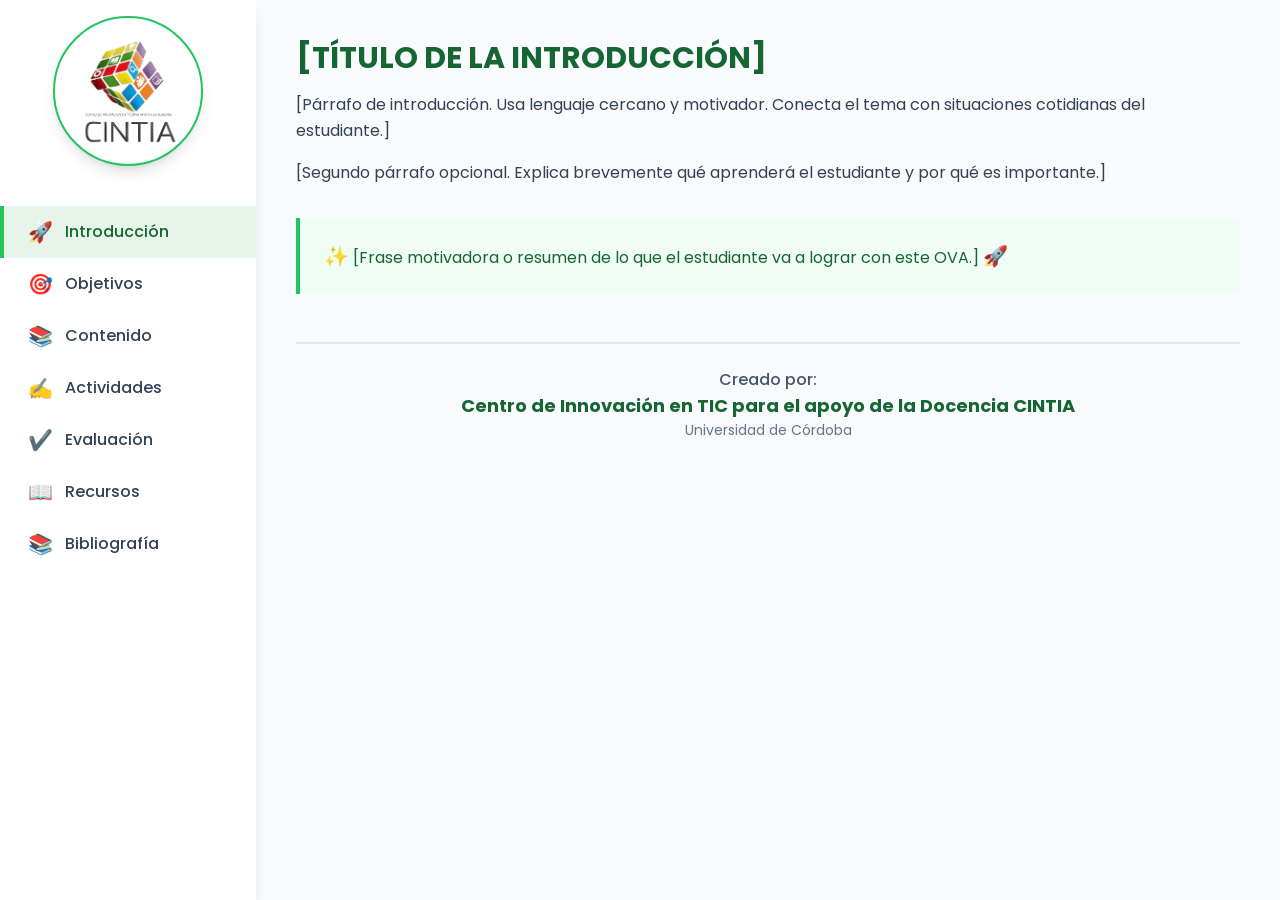
<file: _template/index.html>
<!DOCTYPE html>
<html lang="es">
<head>
    <meta charset="UTF-8">
    <meta name="viewport" content="width=device-width, initial-scale=1.0">
    <title>OVA: [TÍTULO DEL OVA]</title>
    <link rel="stylesheet" href="tailwind.css">
    <link rel="preconnect" href="https://fonts.googleapis.com">
    <link rel="preconnect" href="https://fonts.gstatic.com" crossorigin>
    <link href="https://fonts.googleapis.com/css2?family=Poppins:wght@400;500;600;700&display=swap" rel="stylesheet">
    <style>
        /* =============================================
           ESTILOS BASE — NO MODIFICAR
           ============================================= */
        body {
            font-family: 'Poppins', sans-serif;
            overflow-x: hidden;
            max-width: 100vw;
        }
        html {
            overflow-x: hidden;
            max-width: 100vw;
        }
        aside.w-64 {
            position: fixed;
            height: 100vh;
            overflow-y: auto;
        }
        @media (min-width: 768px) {
            main.flex-1 { margin-left: 16rem; }
        }
        .md\:hidden.mb-6 {
            position: fixed;
            top: 0; left: 0; right: 0;
            z-index: 50;
            background-color: #f8fafc;
            padding: 1rem;
            box-shadow: 0 2px 4px rgba(0,0,0,0.1);
        }
        @media (max-width: 767px) {
            main.flex-1 {
                padding-top: 12rem;
                padding-left: 0.5rem;
                padding-right: 0.5rem;
                overflow-x: hidden;
                max-width: 100vw;
            }
            * { box-sizing: border-box; }
            body, html, main, .accordion-panel, .content-section {
                overflow-x: hidden !important;
                max-width: 100vw !important;
            }
            pre { overflow-x: auto; max-width: 100%; }
            h2 { font-size: 1.5rem !important; }
            h3 { font-size: 1.25rem !important; }
            h4 { font-size: 1.125rem !important; }
            .accordion-panel {
                overflow-x: hidden;
                max-width: 100%;
                padding: 0.5rem !important;
            }
            .content-section {
                overflow-x: hidden;
                max-width: 100%;
                padding-left: 0 !important;
                padding-right: 0 !important;
            }
            .speech-controls { flex-wrap: wrap; gap: 0.5rem; }
            .speech-controls button { font-size: 0.75rem; padding: 0.25rem 0.75rem; }
        }
        .sidebar-link {
            transition: all 0.3s ease;
            border-left: 4px solid transparent;
        }
        .sidebar-link.active, .sidebar-link:hover {
            background-color: #e6f4ea;
            color: #166534;
            border-left-color: #22c55e;
        }
        .content-pane {
            display: none;
            animation: fadeIn 0.5s ease-in-out;
        }
        .content-pane.active { display: block; }
        @keyframes fadeIn {
            from { opacity: 0; transform: translateY(20px); }
            to   { opacity: 1; transform: translateY(0); }
        }
        .quiz-option:hover { background-color: #f0fdf4; }
        .quiz-option.selected {
            background-color: #dcfce7;
            border-color: #22c55e;
        }
        .accordion-btn { cursor: pointer; }
        .accordion-panel { transition: all 0.3s ease; }
        /* =============================================
           ESTILOS PERSONALIZADOS DEL OVA
           Agrega aquí los estilos propios de este OVA
           ============================================= */
    </style>
</head>
<body class="bg-slate-50">

    <div class="flex min-h-screen">

        <!-- =============================================
             SIDEBAR — NO MODIFICAR ESTRUCTURA NI ESTILOS
             Solo cambiar los textos de los enlaces si es necesario
             ============================================= -->
        <aside class="w-64 bg-white shadow-lg flex-shrink-0 hidden md:flex md:flex-col">
            <div class="p-4">
                <div style="width:150px;height:150px;" class="p-2 mx-auto flex items-center justify-center bg-white rounded-full shadow-lg border-2 border-green-500 transition-shadow duration-300 hover:shadow-green-400">
                    <img src="img/logo.webp" alt="Logo OVA" class="w-5/6 h-5/6 object-contain" loading="lazy">
                </div>
            </div>
            <nav class="mt-6 flex-1">
                <a href="#" class="sidebar-link active flex items-center py-3 px-6 font-medium text-slate-700" data-target="introduccion"><span class="mr-3 text-xl">🚀</span> Introducción</a>
                <a href="#" class="sidebar-link flex items-center py-3 px-6 font-medium text-slate-700" data-target="objetivos"><span class="mr-3 text-xl">🎯</span> Objetivos</a>
                <a href="#" class="sidebar-link flex items-center py-3 px-6 font-medium text-slate-700" data-target="contenido"><span class="mr-3 text-xl">📚</span> Contenido</a>
                <a href="#" class="sidebar-link flex items-center py-3 px-6 font-medium text-slate-700" data-target="actividades"><span class="mr-3 text-xl">✍️</span> Actividades</a>
                <a href="#" class="sidebar-link flex items-center py-3 px-6 font-medium text-slate-700" data-target="evaluacion"><span class="mr-3 text-xl">✔️</span> Evaluación</a>
                <a href="#" class="sidebar-link flex items-center py-3 px-6 font-medium text-slate-700" data-target="recursos"><span class="mr-3 text-xl">📖</span> Recursos</a>
                <a href="#" class="sidebar-link flex items-center py-3 px-6 font-medium text-slate-700" data-target="bibliografia"><span class="mr-3 text-xl">📚</span> Bibliografía</a>
            </nav>
        </aside>

        <!-- =============================================
             CONTENIDO PRINCIPAL
             ============================================= -->
        <main class="flex-1 p-4 sm:p-6 md:p-10 bg-gray-50">

            <!-- MOBILE HEADER — NO MODIFICAR -->
            <div class="md:hidden mb-6 flex flex-col items-center">
                <div style="width:100px;height:100px;" class="p-2 flex items-center justify-center bg-white rounded-full shadow-lg transition-shadow duration-300 hover:shadow-green-400 mb-2">
                    <img src="img/logo.webp" alt="Logo OVA" class="w-5/6 h-5/6 object-contain" loading="lazy">
                </div>
                <select id="mobile-nav" class="w-full mt-2 p-2 border rounded-md bg-white shadow-sm">
                    <option value="introduccion">🚀 Introducción</option>
                    <option value="objetivos">🎯 Objetivos</option>
                    <option value="contenido">📚 Contenido</option>
                    <option value="actividades">✍️ Actividades</option>
                    <option value="evaluacion">✔️ Evaluación</option>
                    <option value="recursos">📖 Recursos</option>
                    <option value="bibliografia">📚 Bibliografía</option>
                </select>
            </div>

            <!-- =============================================
                 SECCIÓN: INTRODUCCIÓN
                 Reemplaza el texto entre los comentarios [INICIO CONTENIDO] y [FIN CONTENIDO]
                 ============================================= -->
            <div id="introduccion" class="content-pane active">
                <h2 class="text-2xl sm:text-3xl font-bold text-green-800 mb-4">[TÍTULO DE LA INTRODUCCIÓN]</h2>

                <!-- [INICIO CONTENIDO — INTRODUCCIÓN] -->
                <p class="text-slate-700 leading-relaxed mb-4">
                    [Párrafo de introducción. Usa lenguaje cercano y motivador. Conecta el tema con situaciones cotidianas del estudiante.]
                </p>
                <p class="text-slate-700 leading-relaxed mb-4">
                    [Segundo párrafo opcional. Explica brevemente qué aprenderá el estudiante y por qué es importante.]
                </p>
                <div class="mt-8 p-4 sm:p-6 bg-green-50 border-l-4 border-green-500 rounded-r-lg">
                    <p class="text-green-800">
                        <span class="text-xl">✨</span> [Frase motivadora o resumen de lo que el estudiante va a lograr con este OVA.] <span class="text-xl">🚀</span>
                    </p>
                </div>
                <!-- [FIN CONTENIDO — INTRODUCCIÓN] -->

            </div>

            <!-- =============================================
                 SECCIÓN: OBJETIVOS
                 Agrega o elimina <li> según los objetivos del OVA
                 ============================================= -->
            <div id="objetivos" class="content-pane">
                <h2 class="text-2xl sm:text-3xl font-bold text-green-800 mb-6">Objetivos de aprendizaje</h2>
                <ul class="space-y-4">

                    <!-- [INICIO CONTENIDO — OBJETIVOS] -->
                    <li class="flex items-start p-4 bg-white rounded-lg shadow-sm">
                        <span class="text-green-700 mr-3 text-2xl">🧠</span>
                        <span>[Objetivo 1: Comprender / Identificar / Explicar...]</span>
                    </li>
                    <li class="flex items-start p-4 bg-white rounded-lg shadow-sm">
                        <span class="text-green-700 mr-3 text-2xl">💡</span>
                        <span>[Objetivo 2]</span>
                    </li>
                    <li class="flex items-start p-4 bg-white rounded-lg shadow-sm">
                        <span class="text-green-700 mr-3 text-2xl">🔧</span>
                        <span>[Objetivo 3]</span>
                    </li>
                    <li class="flex items-start p-4 bg-white rounded-lg shadow-sm">
                        <span class="text-green-700 mr-3 text-2xl">📦</span>
                        <span>[Objetivo 4]</span>
                    </li>
                    <!-- [FIN CONTENIDO — OBJETIVOS] -->

                </ul>
            </div>

            <!-- =============================================
                 SECCIÓN: CONTENIDO
                 Usa acordeones para organizar los subtemas.
                 Copia el bloque de acordeón las veces que necesites.
                 ============================================= -->
            <div id="contenido" class="content-pane">
                <div class="w-full max-w-8xl mx-auto">

                    <!-- [INICIO CONTENIDO — ACORDEÓN 1] -->
                    <div class="mb-4">
                        <button type="button" class="w-full flex justify-between items-center p-4 bg-green-100 border border-green-300 rounded-t-lg focus:outline-none font-bold text-green-800 text-lg accordion-btn mb-2 text-left" data-target="#panel-subtema-1">
                            <span>[Título del subtema 1]</span>
                            <span class="ml-2">➕</span>
                        </button>
                    </div>
                    <div id="panel-subtema-1" class="accordion-panel hidden bg-white border border-t-0 border-green-300 rounded-b-lg p-4 mb-6">
                        <div class="space-y-6 text-slate-700 leading-relaxed">

                            <div id="subtema-1-contenido" class="content-section">
                                <p class="mb-4">[Explicación del subtema 1. Sé breve y usa ejemplos cotidianos.]</p>

                                <!-- ELEMENTO INTERACTIVO: reemplaza este bloque por una actividad real -->
                                <div class="mt-4 p-4 bg-teal-50 border border-teal-300 rounded-lg">
                                    <p class="text-sm text-teal-800 font-semibold mb-2">🎮 [Nombre de la actividad interactiva]</p>
                                    <p class="text-slate-600 text-sm">[Descripción de la actividad. Puedes poner aquí: quiz rápido, arrastrar y soltar, calculadora, consola de código, etc.]</p>
                                    <!-- La IA reemplazará este bloque con el elemento interactivo real -->
                                </div>

                                <!-- RECURSO-EXTERNO id="recurso-ext-1"
                                     Tema: [tema específico sugerido por la IA]
                                     Buscar: "[términos de búsqueda en español]"
                                -->
                                <div id="recurso-ext-1" class="mt-6 p-5 bg-green-50 border border-green-300 rounded-xl shadow-sm">
                                    <div class="flex items-center gap-2 mb-3">
                                        <span class="bg-green-200 text-green-800 text-xs font-bold px-2 py-1 rounded-full">📹 Recurso sugerido</span>
                                        <span class="bg-yellow-100 text-yellow-800 text-xs font-semibold px-2 py-1 rounded-full">⏳ URL pendiente</span>
                                    </div>
                                    <p class="text-green-800 font-semibold mb-1">[Título del recurso sugerido por la IA]</p>
                                    <p class="text-slate-600 text-sm mb-4">🔍 Búsqueda sugerida: <em>"[términos de búsqueda en español]"</em></p>
                                    <a href="#" target="_blank"
                                       class="inline-flex items-center gap-2 bg-green-600 hover:bg-green-700 text-white font-semibold py-2 px-5 rounded-lg transition-colors text-sm opacity-50 cursor-not-allowed">
                                        <span>▶️</span> Ver recurso
                                    </a>
                                    <div class="mt-4 p-3 bg-green-100 border border-green-300 rounded-lg">
                                        <p class="text-green-800 text-xs font-bold mb-1">� Cómo activar este recurso:</p>
                                        <p class="text-green-700 text-xs mb-2">Busca el video o recurso y dile esto a tu agente de IA en el chat:</p>
                                        <div class="bg-white border border-green-300 rounded p-2 text-xs text-slate-700 italic select-all">
                                            "Encontré un recurso para el recurso-ext-1 del OVA. Actualízalo con esta URL: [la URL que encontraste] y ponle el título: [título del recurso]."
                                        </div>
                                    </div>
                                </div>

                            </div>

                        </div>
                    </div>
                    <!-- [FIN CONTENIDO — ACORDEÓN 1] -->

                    <!-- [INICIO CONTENIDO — ACORDEÓN 2] -->
                    <div class="mb-4">
                        <button type="button" class="w-full flex justify-between items-center p-4 bg-green-100 border border-green-300 rounded-t-lg focus:outline-none font-bold text-green-800 text-lg accordion-btn mb-2 text-left" data-target="#panel-subtema-2">
                            <span>[Título del subtema 2]</span>
                            <span class="ml-2">➕</span>
                        </button>
                    </div>
                    <div id="panel-subtema-2" class="accordion-panel hidden bg-white border border-t-0 border-green-300 rounded-b-lg p-4 mb-6">
                        <div class="space-y-6 text-slate-700 leading-relaxed">

                            <div id="subtema-2-contenido" class="content-section">
                                <p class="mb-4">[Explicación del subtema 2.]</p>

                                <div class="mt-4 p-4 bg-teal-50 border border-teal-300 rounded-lg">
                                    <p class="text-sm text-teal-800 font-semibold mb-2">🎮 [Nombre de la actividad interactiva]</p>
                                    <p class="text-slate-600 text-sm">[Descripción de la actividad interactiva.]</p>
                                </div>

                            </div>

                        </div>
                    </div>
                    <!-- [FIN CONTENIDO — ACORDEÓN 2] -->

                    <!-- Agrega más acordeones copiando el bloque anterior -->

                </div>
            </div>

            <!-- =============================================
                 SECCIÓN: ACTIVIDADES
                 Copia el bloque de actividad las veces que necesites
                 ============================================= -->
            <div id="actividades" class="content-pane">
                <h2 class="text-2xl sm:text-3xl font-bold text-green-800 mb-6">Actividades</h2>
                <div class="space-y-6">

                    <!-- [INICIO CONTENIDO — ACTIVIDADES] -->

                    <!-- Actividad 1 -->
                    <div class="bg-white border-l-4 border-green-500 rounded-lg shadow-sm p-6">
                        <h3 class="text-xl font-bold text-green-700 mb-3">[Emoji] Actividad 1: [Nombre de la actividad]</h3>
                        <p class="mb-4 text-slate-700 leading-relaxed">
                            [Descripción de lo que el estudiante debe hacer.]
                        </p>
                        <div class="mt-4 p-4 bg-green-50 rounded-lg border border-green-200">
                            <p class="text-sm text-green-800">
                                <span class="font-bold">📝 Producto esperado:</span> [Qué debe entregar o evidenciar el estudiante.]
                            </p>
                        </div>
                    </div>

                    <!-- Actividad 2 -->
                    <div class="bg-white border-l-4 border-green-500 rounded-lg shadow-sm p-6">
                        <h3 class="text-xl font-bold text-green-700 mb-3">[Emoji] Actividad 2: [Nombre de la actividad]</h3>
                        <p class="mb-4 text-slate-700 leading-relaxed">
                            [Descripción de lo que el estudiante debe hacer.]
                        </p>
                        <div class="mt-4 p-4 bg-green-50 rounded-lg border border-green-200">
                            <p class="text-sm text-green-800">
                                <span class="font-bold">📝 Producto esperado:</span> [Qué debe entregar o evidenciar el estudiante.]
                            </p>
                        </div>
                    </div>

                    <!-- [FIN CONTENIDO — ACTIVIDADES] -->

                </div>
            </div>

            <!-- =============================================
                 SECCIÓN: EVALUACIÓN
                 El quiz se genera dinámicamente con JavaScript.
                 Define las preguntas en el script al final del archivo.
                 ============================================= -->
            <div id="evaluacion" class="content-pane">
                <h2 class="text-2xl sm:text-3xl font-bold text-green-800 mb-6">Evaluación</h2>
                <div class="bg-white p-6 rounded-lg shadow-md">
                    <p class="text-slate-600 mb-6">Comprueba lo que has aprendido. Selecciona la respuesta correcta para cada pregunta.</p>
                    <div id="quiz-container"></div>
                    <button id="submit-quiz-btn" class="mt-6 bg-green-600 text-white font-bold py-2 px-6 rounded-lg hover:bg-green-700 transition-colors">Finalizar evaluación</button>
                    <div id="quiz-result" class="mt-4 text-lg font-bold"></div>
                </div>
            </div>

            <!-- =============================================
                 SECCIÓN: RECURSOS
                 Reemplaza nombre, descripción, URL e imagen QR.
                 NO cambiar clases ni estructura HTML.
                 ============================================= -->
            <div id="recursos" class="content-pane">
                <h2 class="text-2xl sm:text-3xl font-bold text-green-800 mb-6">Recursos para profundizar</h2>
                <p class="text-slate-700 leading-relaxed mb-6">Para ampliar tu conocimiento, te recomendamos explorar los siguientes recursos:</p>
                <ul class="space-y-4">

                    <!-- [INICIO CONTENIDO — RECURSOS] -->

                    <!-- Recurso 1 -->
                    <li class="bg-white p-4 rounded-lg shadow-md hover:shadow-lg transition-shadow border-l-4 border-green-500 flex flex-col sm:flex-row sm:items-center justify-between">
                        <div>
                            <h3 class="font-bold text-green-700">[Nombre del recurso 1]</h3>
                            <p class="text-slate-600 mb-2">[Descripción breve del recurso]</p>
                            <a href="[URL del recurso]" target="_blank" class="underline text-slate-700 hover:text-green-700">Ir al recurso</a>
                        </div>
                        <div class="mt-4 sm:mt-0 sm:ml-6 flex-shrink-0">
                            <div class="bg-green-50 border border-green-300 rounded flex items-center justify-center" style="width:2cm;height:2cm;">
                                <img src="img/qr-recurso-1.png" alt="QR [Nombre del recurso 1]" class="max-w-full max-h-full object-contain" loading="lazy">
                            </div>
                        </div>
                    </li>

                    <!-- Recurso 2 -->
                    <li class="bg-white p-4 rounded-lg shadow-md hover:shadow-lg transition-shadow border-l-4 border-green-500 flex flex-col sm:flex-row sm:items-center justify-between">
                        <div>
                            <h3 class="font-bold text-green-700">[Nombre del recurso 2]</h3>
                            <p class="text-slate-600 mb-2">[Descripción breve del recurso]</p>
                            <a href="[URL del recurso]" target="_blank" class="underline text-slate-700 hover:text-green-700">Ir al recurso</a>
                        </div>
                        <div class="mt-4 sm:mt-0 sm:ml-6 flex-shrink-0">
                            <div class="bg-green-50 border border-green-300 rounded flex items-center justify-center" style="width:2cm;height:2cm;">
                                <img src="img/qr-recurso-2.png" alt="QR [Nombre del recurso 2]" class="max-w-full max-h-full object-contain" loading="lazy">
                            </div>
                        </div>
                    </li>

                    <!-- Recurso 3 -->
                    <li class="bg-white p-4 rounded-lg shadow-md hover:shadow-lg transition-shadow border-l-4 border-green-500 flex flex-col sm:flex-row sm:items-center justify-between">
                        <div>
                            <h3 class="font-bold text-green-700">[Nombre del recurso 3]</h3>
                            <p class="text-slate-600 mb-2">[Descripción breve del recurso]</p>
                            <a href="[URL del recurso]" target="_blank" class="underline text-slate-700 hover:text-green-700">Ir al recurso</a>
                        </div>
                        <div class="mt-4 sm:mt-0 sm:ml-6 flex-shrink-0">
                            <div class="bg-green-50 border border-green-300 rounded flex items-center justify-center" style="width:2cm;height:2cm;">
                                <img src="img/qr-recurso-3.png" alt="QR [Nombre del recurso 3]" class="max-w-full max-h-full object-contain" loading="lazy">
                            </div>
                        </div>
                    </li>

                    <!-- [FIN CONTENIDO — RECURSOS] -->

                </ul>
            </div>

            <!-- =============================================
                 SECCIÓN: BIBLIOGRAFÍA
                 Agrega referencias en formato APA.
                 Copia el bloque <div> las veces que necesites.
                 ============================================= -->
            <div id="bibliografia" class="content-pane">
                <h2 class="text-2xl sm:text-3xl font-bold text-green-800 mb-6">Bibliografía</h2>
                <div class="space-y-6">

                    <!-- [INICIO CONTENIDO — BIBLIOGRAFÍA] -->

                    <div class="bg-white p-6 rounded-lg shadow-md hover:shadow-lg transition-shadow border-l-4 border-green-500">
                        <span class="block text-slate-700">
                            [Apellido], [Inicial]. ([Año]). <i>[Título del libro o artículo]</i>. [Editorial o URL]
                        </span>
                    </div>

                    <div class="bg-white p-6 rounded-lg shadow-md hover:shadow-lg transition-shadow border-l-4 border-green-500">
                        <span class="block text-slate-700">
                            [Apellido], [Inicial]. ([Año]). <i>[Título del libro o artículo]</i>. [Editorial o URL]
                        </span>
                    </div>

                    <div class="bg-white p-6 rounded-lg shadow-md hover:shadow-lg transition-shadow border-l-4 border-green-500">
                        <span class="block text-slate-700">
                            [Apellido], [Inicial]. ([Año]). <i>[Título del libro o artículo]</i>.<br>
                            <a href="[URL]" class="text-green-700 underline break-all" target="_blank">[URL]</a>
                        </span>
                    </div>

                    <!-- [FIN CONTENIDO — BIBLIOGRAFÍA] -->

                </div>
            </div>

            <!-- =============================================
                 FOOTER CON CRÉDITOS — NO MODIFICAR
                 ============================================= -->
            <footer class="mt-12 pt-6 border-t-2 border-slate-200 text-center">
                <p class="text-slate-600 font-medium">Creado por:</p>
                <p class="text-green-800 font-bold text-lg">Centro de Innovación en TIC para el apoyo de la Docencia CINTIA</p>
                <p class="text-slate-500 text-sm">Universidad de Córdoba</p>
            </footer>

        </main>
    </div>

    <!-- =============================================
         SCRIPTS
         ============================================= -->

    <!-- Script de navegación entre secciones — NO MODIFICAR -->
    <script>
        // Navegación desktop (sidebar)
        document.querySelectorAll('.sidebar-link').forEach(link => {
            link.addEventListener('click', function(e) {
                e.preventDefault();
                const target = this.dataset.target;
                document.querySelectorAll('.content-pane').forEach(p => p.classList.remove('active'));
                document.querySelectorAll('.sidebar-link').forEach(l => l.classList.remove('active'));
                document.getElementById(target).classList.add('active');
                this.classList.add('active');
            });
        });

        // Navegación mobile (select)
        document.getElementById('mobile-nav').addEventListener('change', function() {
            document.querySelectorAll('.content-pane').forEach(p => p.classList.remove('active'));
            document.getElementById(this.value).classList.add('active');
        });

        // Acordeones
        document.querySelectorAll('.accordion-btn').forEach(btn => {
            btn.addEventListener('click', function() {
                const targetId = this.dataset.target;
                const panel = document.querySelector(targetId);
                const icon = this.querySelector('span:last-child');
                if (panel.classList.contains('hidden')) {
                    panel.classList.remove('hidden');
                    icon.textContent = '➖';
                } else {
                    panel.classList.add('hidden');
                    icon.textContent = '➕';
                }
            });
        });

    </script>

    <!-- =============================================
         QUIZ — Define aquí las preguntas de evaluación
         Edita el array `quizData` con tus preguntas.
         ============================================= -->
    <script>
        const quizData = [
            {
                question: "[Pregunta 1 de selección múltiple]",
                options: ["[Opción A]", "[Opción B]", "[Opción C]", "[Opción D]"],
                correct: 0  // índice de la opción correcta (0=A, 1=B, 2=C, 3=D)
            },
            {
                question: "[Pregunta 2]",
                options: ["[Opción A]", "[Opción B]", "[Opción C]", "[Opción D]"],
                correct: 1
            },
            {
                question: "[Pregunta 3]",
                options: ["[Opción A]", "[Opción B]", "[Opción C]", "[Opción D]"],
                correct: 2
            },
            {
                question: "[Pregunta 4]",
                options: ["[Opción A]", "[Opción B]", "[Opción C]", "[Opción D]"],
                correct: 0
            },
            {
                question: "[Pregunta 5]",
                options: ["[Opción A]", "[Opción B]", "[Opción C]", "[Opción D]"],
                correct: 3
            }
        ];

        // Renderizado del quiz — NO MODIFICAR
        const quizContainer = document.getElementById('quiz-container');
        quizData.forEach((item, index) => {
            const div = document.createElement('div');
            div.classList.add('mb-6');
            div.innerHTML = `
                <p class="font-semibold text-slate-800 mb-3">${index + 1}. ${item.question}</p>
                <div class="grid grid-cols-1 sm:grid-cols-2 gap-3 options-grid">
                    ${item.options.map((opt, i) => `
                        <div class="quiz-option border-2 border-slate-200 rounded-lg p-3 cursor-pointer transition-colors"
                             data-question="${index}" data-option="${i}">
                            <span class="font-medium text-green-700 mr-2">${String.fromCharCode(65+i)}.</span> ${opt}
                        </div>
                    `).join('')}
                </div>
            `;
            quizContainer.appendChild(div);
        });

        document.querySelectorAll('.quiz-option').forEach(opt => {
            opt.addEventListener('click', function() {
                const q = this.dataset.question;
                document.querySelectorAll(`[data-question="${q}"]`).forEach(o => o.classList.remove('selected'));
                this.classList.add('selected');
            });
        });

        document.getElementById('submit-quiz-btn').addEventListener('click', () => {
            let score = 0;
            quizData.forEach((item, index) => {
                const selected = document.querySelector(`.quiz-option.selected[data-question="${index}"]`);
                if (selected && parseInt(selected.dataset.option) === item.correct) score++;
            });
            const result = document.getElementById('quiz-result');
            const pct = Math.round((score / quizData.length) * 100);
            result.textContent = `Obtuviste ${score} de ${quizData.length} (${pct}%)`;
            result.className = `mt-4 text-lg font-bold ${pct >= 60 ? 'text-green-700' : 'text-red-600'}`;
        });
    </script>

    <!-- =============================================
         SCRIPTS DE ACTIVIDADES INTERACTIVAS
         Agrega aquí el JavaScript de tus elementos interactivos
         ============================================= -->
    <script>
        // Agrega aquí el código JavaScript de los elementos interactivos
        // de la sección de Contenido y Actividades.
        // Ejemplos: calculadoras, simuladores, drag & drop, etc.
    </script>

    <!-- Plugin de accesibilidad — NO MODIFICAR NI MOVER -->
    <script src="https://elens.ecodestudio.dev/elens.js"></script>
</body>
</html>
</file>
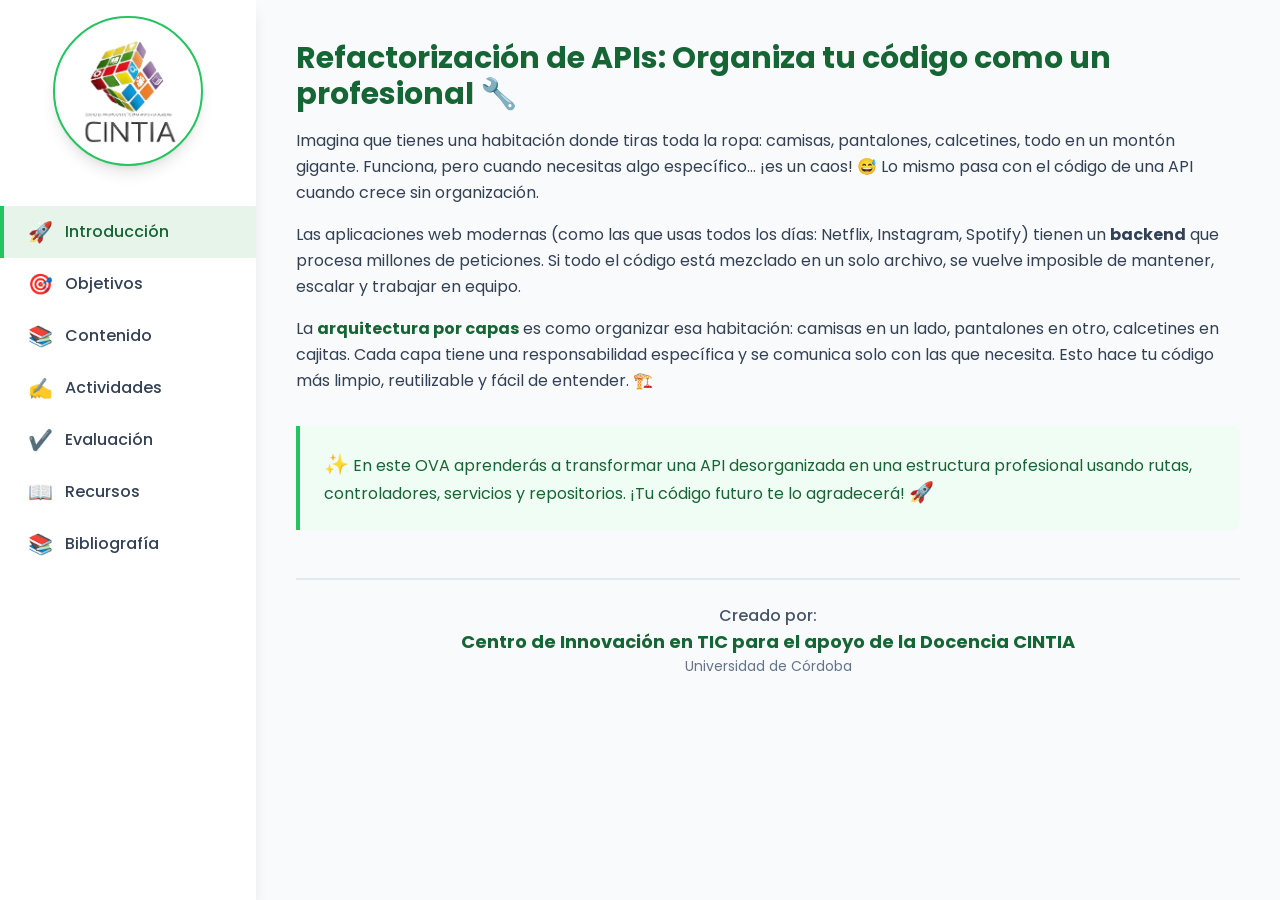
<file: p_tecnico/semestre_3/backend_2/unidad_1/tema_1/index.html>
<!DOCTYPE html>
<html lang="es">
<head>
    <meta charset="UTF-8">
    <meta name="viewport" content="width=device-width, initial-scale=1.0">
    <title>OVA: Refactorización de APIs - Arquitectura por Capas</title>
    <link rel="stylesheet" href="tailwind.css">
    <link rel="preconnect" href="https://fonts.googleapis.com">
    <link rel="preconnect" href="https://fonts.gstatic.com" crossorigin>
    <link href="https://fonts.googleapis.com/css2?family=Poppins:wght@400;500;600;700&display=swap" rel="stylesheet">
    <style>
        /* =============================================
           ESTILOS BASE — NO MODIFICAR
           ============================================= */
        body {
            font-family: 'Poppins', sans-serif;
            overflow-x: hidden;
            max-width: 100vw;
        }
        html {
            overflow-x: hidden;
            max-width: 100vw;
        }
        aside.w-64 {
            position: fixed;
            height: 100vh;
            overflow-y: auto;
        }
        @media (min-width: 768px) {
            main.flex-1 { margin-left: 16rem; }
        }
        .md\:hidden.mb-6 {
            position: fixed;
            top: 0; left: 0; right: 0;
            z-index: 50;
            background-color: #f8fafc;
            padding: 1rem;
            box-shadow: 0 2px 4px rgba(0,0,0,0.1);
        }
        @media (max-width: 767px) {
            main.flex-1 {
                padding-top: 12rem;
                padding-left: 0.5rem;
                padding-right: 0.5rem;
                overflow-x: hidden;
                max-width: 100vw;
            }
            * { box-sizing: border-box; }
            body, html, main, .accordion-panel, .content-section {
                overflow-x: hidden !important;
                max-width: 100vw !important;
            }
            pre { overflow-x: auto; max-width: 100%; }
            h2 { font-size: 1.5rem !important; }
            h3 { font-size: 1.25rem !important; }
            h4 { font-size: 1.125rem !important; }
            .accordion-panel {
                overflow-x: hidden;
                max-width: 100%;
                padding: 0.5rem !important;
            }
            .content-section {
                overflow-x: hidden;
                max-width: 100%;
                padding-left: 0 !important;
                padding-right: 0 !important;
            }
        }
        .sidebar-link {
            transition: all 0.3s ease;
            border-left: 4px solid transparent;
        }
        .sidebar-link.active, .sidebar-link:hover {
            background-color: #e6f4ea;
            color: #166534;
            border-left-color: #22c55e;
        }
        .content-pane {
            display: none;
            animation: fadeIn 0.5s ease-in-out;
        }
        .content-pane.active { display: block; }
        @keyframes fadeIn {
            from { opacity: 0; transform: translateY(20px); }
            to   { opacity: 1; transform: translateY(0); }
        }
        .quiz-option:hover { background-color: #f0fdf4; }
        .quiz-option.selected {
            background-color: #dcfce7;
            border-color: #22c55e;
        }
        .accordion-btn { cursor: pointer; }
        .accordion-panel { transition: all 0.3s ease; }
        /* =============================================
           ESTILOS PERSONALIZADOS DEL OVA
           ============================================= */
        .progress-bar {
            transition: width 0.5s ease-in-out;
        }
        .badge {
            animation: popIn 0.3s ease-out;
        }
        @keyframes popIn {
            0% { transform: scale(0); }
            80% { transform: scale(1.2); }
            100% { transform: scale(1); }
        }
        .layer-card {
            transition: transform 0.3s ease, box-shadow 0.3s ease;
        }
        .layer-card:hover {
            transform: translateY(-5px);
            box-shadow: 0 10px 25px rgba(0,0,0,0.15);
        }
    </style>
</head>
<body class="bg-slate-50">

    <div class="flex min-h-screen">

        <!-- =============================================
             SIDEBAR — NO MODIFICAR ESTRUCTURA NI ESTILOS
             ============================================= -->
        <aside class="w-64 bg-white shadow-lg flex-shrink-0 hidden md:flex md:flex-col">
            <div class="p-4">
                <div style="width:150px;height:150px;" class="p-2 mx-auto flex items-center justify-center bg-white rounded-full shadow-lg border-2 border-green-500 transition-shadow duration-300 hover:shadow-green-400">
                    <img src="img/logo.webp" alt="Logo OVA" class="w-5/6 h-5/6 object-contain" loading="lazy">
                </div>
            </div>
            <nav class="mt-6 flex-1">
                <a href="#" class="sidebar-link active flex items-center py-3 px-6 font-medium text-slate-700" data-target="introduccion"><span class="mr-3 text-xl">🚀</span> Introducción</a>
                <a href="#" class="sidebar-link flex items-center py-3 px-6 font-medium text-slate-700" data-target="objetivos"><span class="mr-3 text-xl">🎯</span> Objetivos</a>
                <a href="#" class="sidebar-link flex items-center py-3 px-6 font-medium text-slate-700" data-target="contenido"><span class="mr-3 text-xl">📚</span> Contenido</a>
                <a href="#" class="sidebar-link flex items-center py-3 px-6 font-medium text-slate-700" data-target="actividades"><span class="mr-3 text-xl">✍️</span> Actividades</a>
                <a href="#" class="sidebar-link flex items-center py-3 px-6 font-medium text-slate-700" data-target="evaluacion"><span class="mr-3 text-xl">✔️</span> Evaluación</a>
                <a href="#" class="sidebar-link flex items-center py-3 px-6 font-medium text-slate-700" data-target="recursos"><span class="mr-3 text-xl">📖</span> Recursos</a>
                <a href="#" class="sidebar-link flex items-center py-3 px-6 font-medium text-slate-700" data-target="bibliografia"><span class="mr-3 text-xl">📚</span> Bibliografía</a>
            </nav>
        </aside>

        <!-- =============================================
             CONTENIDO PRINCIPAL
             ============================================= -->
        <main class="flex-1 p-4 sm:p-6 md:p-10 bg-gray-50">

            <!-- MOBILE HEADER — NO MODIFICAR -->
            <div class="md:hidden mb-6 flex flex-col items-center">
                <div style="width:100px;height:100px;" class="p-2 flex items-center justify-center bg-white rounded-full shadow-lg transition-shadow duration-300 hover:shadow-green-400 mb-2">
                    <img src="img/logo.webp" alt="Logo OVA" class="w-5/6 h-5/6 object-contain" loading="lazy">
                </div>
                <select id="mobile-nav" class="w-full mt-2 p-2 border rounded-md bg-white shadow-sm">
                    <option value="introduccion">🚀 Introducción</option>
                    <option value="objetivos">🎯 Objetivos</option>
                    <option value="contenido">📚 Contenido</option>
                    <option value="actividades">✍️ Actividades</option>
                    <option value="evaluacion">✔️ Evaluación</option>
                    <option value="recursos">📖 Recursos</option>
                    <option value="bibliografia">📚 Bibliografía</option>
                </select>
            </div>

            <!-- =============================================
                 SECCIÓN: INTRODUCCIÓN
                 ============================================= -->
            <div id="introduccion" class="content-pane active">
                <h2 class="text-2xl sm:text-3xl font-bold text-green-800 mb-4">Refactorización de APIs: Organiza tu código como un profesional 🔧</h2>

                <p class="text-slate-700 leading-relaxed mb-4">
                    Imagina que tienes una habitación donde tiras toda la ropa: camisas, pantalones, calcetines, todo en un montón gigante. Funciona, pero cuando necesitas algo específico... ¡es un caos! 😅 Lo mismo pasa con el código de una API cuando crece sin organización.
                </p>
                <p class="text-slate-700 leading-relaxed mb-4">
                    Las aplicaciones web modernas (como las que usas todos los días: Netflix, Instagram, Spotify) tienen un <strong>backend</strong> que procesa millones de peticiones. Si todo el código está mezclado en un solo archivo, se vuelve imposible de mantener, escalar y trabajar en equipo.
                </p>
                <p class="text-slate-700 leading-relaxed mb-4">
                    La <strong class="text-green-800">arquitectura por capas</strong> es como organizar esa habitación: camisas en un lado, pantalones en otro, calcetines en cajitas. Cada capa tiene una responsabilidad específica y se comunica solo con las que necesita. Esto hace tu código más limpio, reutilizable y fácil de entender. 🏗️
                </p>
                <div class="mt-8 p-4 sm:p-6 bg-green-50 border-l-4 border-green-500 rounded-r-lg">
                    <p class="text-green-800">
                        <span class="text-xl">✨</span> En este OVA aprenderás a transformar una API desorganizada en una estructura profesional usando rutas, controladores, servicios y repositorios. ¡Tu código futuro te lo agradecerá! <span class="text-xl">🚀</span>
                    </p>
                </div>
            </div>

            <!-- =============================================
                 SECCIÓN: OBJETIVOS
                 ============================================= -->
            <div id="objetivos" class="content-pane">
                <h2 class="text-2xl sm:text-3xl font-bold text-green-800 mb-6">Objetivos de aprendizaje</h2>
                <ul class="space-y-4">
                    <li class="flex items-start p-4 bg-white rounded-lg shadow-sm">
                        <span class="text-green-700 mr-3 text-2xl">🧠</span>
                        <span>Analizar las limitaciones de una API desarrollada sin una arquitectura claramente definida, identificando problemas relacionados con el mantenimiento, la reutilización del código y la escalabilidad.</span>
                    </li>
                    <li class="flex items-start p-4 bg-white rounded-lg shadow-sm">
                        <span class="text-green-700 mr-3 text-2xl">💡</span>
                        <span>Comprender la función y responsabilidad de cada una de las capas que conforman una arquitectura Backend moderna: rutas, controladores, servicios y repositorios.</span>
                    </li>
                    <li class="flex items-start p-4 bg-white rounded-lg shadow-sm">
                        <span class="text-green-700 mr-3 text-2xl">🔧</span>
                        <span>Aplicar el proceso de refactorización de una API REST existente mediante la separación adecuada de responsabilidades, favoreciendo la organización del proyecto y la reutilización del código.</span>
                    </li>
                </ul>
            </div>

            <!-- =============================================
                 SECCIÓN: CONTENIDO
                 ============================================= -->
            <div id="contenido" class="content-pane">
                <div class="w-full max-w-8xl mx-auto">
                    
                    <!-- Acordeón 1: ¿Por qué refactorizar? -->
                    <div class="mb-4">
                        <button type="button" class="w-full flex justify-between items-center p-4 bg-green-100 border border-green-300 rounded-t-lg focus:outline-none font-bold text-green-800 text-lg accordion-btn mb-2 text-left" data-target="#panel-por-que-refactorizar">
                            <span>🤔 ¿Por qué refactorizar una API?</span>
                            <span class="ml-2">➕</span>
                        </button>
                    </div>
                    <div id="panel-por-que-refactorizar" class="accordion-panel hidden bg-white border border-t-0 border-green-300 rounded-b-lg p-4 mb-6">
                        <div class="space-y-6 text-slate-700 leading-relaxed">
                            <div id="refactorizar-intro" class="content-section">
                                <p class="mb-4">
                                    Cuando empiezas a programar, es natural poner todo en un solo archivo: rutas, consultas a la base de datos, validaciones... todo junto. Funciona al principio, pero cuando el proyecto crece, se convierte en un dolor de cabeza. 🤯
                                </p>
                                <p class="mb-4">
                                    <strong class="text-green-800">Refactorizar</strong> significa reorganizar el código para mejorar su estructura sin cambiar lo que hace el sistema. Es como reorganizar tu habitación: sigue teniendo las mismas cosas, pero ahora están en orden y son fáciles de encontrar.
                                </p>
                                
                                <div class="mt-6 p-4 bg-teal-50 border border-teal-300 rounded-lg">
                                    <p class="text-sm text-teal-800 font-semibold mb-3">🎮 Misión 1: Identifica el problema</p>
                                    <p class="text-slate-600 text-sm mb-3">Haz click en los síntomas de código desorganizado para descubrir sus consecuencias:</p>
                                    <div id="reveal-symptoms" class="space-y-2"></div>
                                    <div class="mt-4 p-3 bg-white border border-teal-300 rounded-lg">
                                        <p class="text-sm text-teal-800 font-bold mb-2">🏆 Puntos acumulados: <span id="symptoms-score">0</span>/5</p>
                                        <div class="w-full bg-teal-200 rounded-full h-2">
                                            <div id="symptoms-progress" class="progress-bar bg-teal-600 h-2 rounded-full" style="width: 0%"></div>
                                        </div>
                                    </div>
                                </div>
                                
                                <!-- RECURSO-EXTERNO id="recurso-ext-1"
                                     Tema: Refactorización de código y deuda técnica
                                     Buscar: "refactorización código deuda técnica tutorial español"
                                -->
                                <div id="recurso-ext-1" class="mt-6 p-5 bg-green-50 border border-green-300 rounded-xl shadow-sm">
                                    <div class="flex items-center gap-2 mb-3">
                                        <span class="bg-green-200 text-green-800 text-xs font-bold px-2 py-1 rounded-full">📹 Recurso sugerido</span>
                                        <span class="bg-yellow-100 text-yellow-800 text-xs font-semibold px-2 py-1 rounded-full">⏳ URL pendiente</span>
                                    </div>
                                    <p class="text-green-800 font-semibold mb-1">Video: ¿Qué es la deuda técnica y por qué refactorizar?</p>
                                    <p class="text-slate-600 text-sm mb-4">🔍 Búsqueda sugerida: <em>"refactorización código deuda técnica tutorial español"</em></p>
                                    <a href="#" target="_blank"
                                       class="inline-flex items-center gap-2 bg-green-600 hover:bg-green-700 text-white font-semibold py-2 px-5 rounded-lg transition-colors text-sm opacity-50 cursor-not-allowed">
                                        <span>▶️</span> Ver recurso
                                    </a>
                                    <div class="mt-4 p-3 bg-green-100 border border-green-300 rounded-lg">
                                        <p class="text-green-800 text-xs font-bold mb-1">💡 Cómo activar este recurso:</p>
                                        <p class="text-green-700 text-xs mb-2">Busca el video o recurso y dile esto a tu agente de IA en el chat:</p>
                                        <div class="bg-white border border-green-300 rounded p-2 text-xs text-slate-700 italic select-all">
                                            "Encontré un recurso para el recurso-ext-1 del OVA. Actualízalo con esta URL: [la URL que encontraste] y ponle el título: [título del recurso]."
                                        </div>
                                    </div>
                                </div>
                            </div>
                        </div>
                    </div>

                    <!-- Acordeón 2: Arquitectura por Capas -->
                    <div class="mb-4">
                        <button type="button" class="w-full flex justify-between items-center p-4 bg-green-100 border border-green-300 rounded-t-lg focus:outline-none font-bold text-green-800 text-lg accordion-btn mb-2 text-left" data-target="#panel-arquitectura-capas">
                            <span>🏗️ La Arquitectura por Capas</span>
                            <span class="ml-2">➕</span>
                        </button>
                    </div>
                    <div id="panel-arquitectura-capas" class="accordion-panel hidden bg-white border border-t-0 border-green-300 rounded-b-lg p-4 mb-6">
                        <div class="space-y-6 text-slate-700 leading-relaxed">
                            <div id="arquitectura-intro" class="content-section">
                                <p class="mb-4">
                                    La arquitectura por capas divide tu aplicación en componentes independientes, donde cada uno cumple una función específica. Es como una empresa: cada departamento hace su trabajo y se comunica solo con los que necesita.
                                </p>
                                <p class="mb-4">En una API REST con Express.js, las capas principales son:</p>
                                
                                <div class="grid grid-cols-1 md:grid-cols-2 gap-4 mt-6">
                                    <div class="layer-card bg-blue-50 border-l-4 border-blue-500 p-4 rounded-lg">
                                        <h4 class="font-bold text-blue-800 mb-2">🛣️ Rutas (Routes)</h4>
                                        <p class="text-sm text-slate-700">Definen los endpoints de la API. Reciben las peticiones HTTP y las envían al controlador.</p>
                                    </div>
                                    <div class="layer-card bg-purple-50 border-l-4 border-purple-500 p-4 rounded-lg">
                                        <h4 class="font-bold text-purple-800 mb-2">🎮 Controladores (Controllers)</h4>
                                        <p class="text-sm text-slate-700">Validan los datos y coordinan la lógica. Llaman a los servicios y devuelven la respuesta.</p>
                                    </div>
                                    <div class="layer-card bg-orange-50 border-l-4 border-orange-500 p-4 rounded-lg">
                                        <h4 class="font-bold text-orange-800 mb-2">⚙️ Servicios (Services)</h4>
                                        <p class="text-sm text-slate-700">Contienen la lógica de negocio. Procesan datos y aplican reglas del sistema.</p>
                                    </div>
                                    <div class="layer-card bg-green-50 border-l-4 border-green-500 p-4 rounded-lg">
                                        <h4 class="font-bold text-green-800 mb-2">💾 Repositorios (Repositories)</h4>
                                        <p class="text-sm text-slate-700">Manejan el acceso a datos. Se comunican con la base de datos y devuelven entidades.</p>
                                    </div>
                                </div>
                                
                                <div class="mt-6 p-4 bg-teal-50 border border-teal-300 rounded-lg">
                                    <p class="text-sm text-teal-800 font-semibold mb-3">🎮 Misión 2: Conecta las capas</p>
                                    <p class="text-slate-600 text-sm mb-3">Arrastra cada responsabilidad a la capa correcta:</p>
                                    <div id="drag-drop-layers" class="min-h-32"></div>
                                    <div class="mt-4 p-3 bg-white border border-teal-300 rounded-lg">
                                        <p class="text-sm text-teal-800 font-bold mb-2">🏆 Puntos: <span id="layers-score">0</span>/4</p>
                                        <div class="w-full bg-teal-200 rounded-full h-2">
                                            <div id="layers-progress" class="progress-bar bg-teal-600 h-2 rounded-full" style="width: 0%"></div>
                                        </div>
                                    </div>
                                </div>
                            </div>
                        </div>
                    </div>

                    <!-- Acordeón 3: Flujo de una Petición -->
                    <div class="mb-4">
                        <button type="button" class="w-full flex justify-between items-center p-4 bg-green-100 border border-green-300 rounded-t-lg focus:outline-none font-bold text-green-800 text-lg accordion-btn mb-2 text-left" data-target="#panel-flujo-peticion">
                            <span>🔄 El Flujo de una Petición</span>
                            <span class="ml-2">➕</span>
                        </button>
                    </div>
                    <div id="panel-flujo-peticion" class="accordion-panel hidden bg-white border border-t-0 border-green-300 rounded-b-lg p-4 mb-6">
                        <div class="space-y-6 text-slate-700 leading-relaxed">
                            <div id="flujo-intro" class="content-section">
                                <p class="mb-4">
                                    Cuando un cliente hace una petición a tu API, esta viaja a través de las capas en un orden específico. Entender este flujo es clave para saber dónde poner cada pieza de código.
                                </p>
                                
                                <div class="bg-slate-100 p-6 rounded-lg mb-4">
                                    <div class="flex flex-col md:flex-row items-center justify-between gap-4">
                                        <div class="text-center">
                                            <div class="w-16 h-16 bg-blue-500 text-white rounded-full flex items-center justify-center text-2xl mx-auto mb-2">🛣️</div>
                                            <p class="text-sm font-semibold">Rutas</p>
                                        </div>
                                        <div class="text-2xl text-slate-400">→</div>
                                        <div class="text-center">
                                            <div class="w-16 h-16 bg-purple-500 text-white rounded-full flex items-center justify-center text-2xl mx-auto mb-2">🎮</div>
                                            <p class="text-sm font-semibold">Controlador</p>
                                        </div>
                                        <div class="text-2xl text-slate-400">→</div>
                                        <div class="text-center">
                                            <div class="w-16 h-16 bg-orange-500 text-white rounded-full flex items-center justify-center text-2xl mx-auto mb-2">⚙️</div>
                                            <p class="text-sm font-semibold">Servicio</p>
                                        </div>
                                        <div class="text-2xl text-slate-400">→</div>
                                        <div class="text-center">
                                            <div class="w-16 h-16 bg-green-500 text-white rounded-full flex items-center justify-center text-2xl mx-auto mb-2">💾</div>
                                            <p class="text-sm font-semibold">Repositorio</p>
                                        </div>
                                        <div class="text-2xl text-slate-400">→</div>
                                        <div class="text-center">
                                            <div class="w-16 h-16 bg-slate-600 text-white rounded-full flex items-center justify-center text-2xl mx-auto mb-2">🗄️</div>
                                            <p class="text-sm font-semibold">Base de Datos</p>
                                        </div>
                                    </div>
                                </div>
                                
                                <div class="mt-6 p-4 bg-teal-50 border border-teal-300 rounded-lg">
                                    <p class="text-sm text-teal-800 font-semibold mb-3">🎮 Misión 3: Ordena el flujo</p>
                                    <p class="text-slate-600 text-sm mb-3">Haz click en los pasos en el orden correcto que sigue una petición:</p>
                                    <div id="order-flow" class="space-y-2"></div>
                                    <div class="mt-4 p-3 bg-white border border-teal-300 rounded-lg">
                                        <p class="text-sm text-teal-800 font-bold mb-2">🏆 Puntos: <span id="flow-score">0</span>/5</p>
                                        <div class="w-full bg-teal-200 rounded-full h-2">
                                            <div id="flow-progress" class="progress-bar bg-teal-600 h-2 rounded-full" style="width: 0%"></div>
                                        </div>
                                    </div>
                                </div>
                            </div>
                        </div>
                    </div>

                    <!-- Acordeón 4: Middlewares -->
                    <div class="mb-4">
                        <button type="button" class="w-full flex justify-between items-center p-4 bg-green-100 border border-green-300 rounded-t-lg focus:outline-none font-bold text-green-800 text-lg accordion-btn mb-2 text-left" data-target="#panel-middlewares">
                            <span>🛡️ Middlewares: Guardianes de tu API</span>
                            <span class="ml-2">➕</span>
                        </button>
                    </div>
                    <div id="panel-middlewares" class="accordion-panel hidden bg-white border border-t-0 border-green-300 rounded-b-lg p-4 mb-6">
                        <div class="space-y-6 text-slate-700 leading-relaxed">
                            <div id="middlewares-intro" class="content-section">
                                <p class="mb-4">
                                    Los <strong class="text-green-800">middlewares</strong> son funciones que se ejecutan antes de que la petición llegue a tu controlador. Son como los guardias de seguridad de un edificio: verifican quién entra, si tiene permiso, y solo dejan pasar a los autorizados. 🛡️
                                </p>
                                <p class="mb-4">Usos comunes de middlewares:</p>
                                <ul class="list-disc list-inside space-y-2 mb-4">
                                    <li><strong>Autenticación:</strong> Verificar si el usuario está logueado</li>
                                    <li><strong>Validación:</strong> Comprobar que los datos son correctos</li>
                                    <li><strong>Logging:</strong> Registrar cada petición para debugging</li>
                                    <li><strong>CORS:</strong> Controlar quién puede acceder a tu API</li>
                                </ul>
                                
                                <div class="mt-6 p-4 bg-teal-50 border border-teal-300 rounded-lg">
                                    <p class="text-sm text-teal-800 font-semibold mb-3">🎮 Misión 4: Identifica el middleware</p>
                                    <p class="text-slate-600 text-sm mb-3">Selecciona el middleware correcto para cada situación:</p>
                                    <div id="middleware-quiz" class="space-y-3"></div>
                                    <div class="mt-4 p-3 bg-white border border-teal-300 rounded-lg">
                                        <p class="text-sm text-teal-800 font-bold mb-2">🏆 Puntos: <span id="middleware-score">0</span>/4</p>
                                        <div class="w-full bg-teal-200 rounded-full h-2">
                                            <div id="middleware-progress" class="progress-bar bg-teal-600 h-2 rounded-full" style="width: 0%"></div>
                                        </div>
                                    </div>
                                </div>
                                
                                <!-- RECURSO-EXTERNO id="recurso-ext-2"
                                     Tema: Middlewares en Express.js
                                     Buscar: "middlewares Express.js tutorial español"
                                -->
                                <div id="recurso-ext-2" class="mt-6 p-5 bg-green-50 border border-green-300 rounded-xl shadow-sm">
                                    <div class="flex items-center gap-2 mb-3">
                                        <span class="bg-green-200 text-green-800 text-xs font-bold px-2 py-1 rounded-full">📹 Recurso sugerido</span>
                                        <span class="bg-yellow-100 text-yellow-800 text-xs font-semibold px-2 py-1 rounded-full">⏳ URL pendiente</span>
                                    </div>
                                    <p class="text-green-800 font-semibold mb-1">Video: Middlewares en Express.js explicado</p>
                                    <p class="text-slate-600 text-sm mb-4">🔍 Búsqueda sugerida: <em>"middlewares Express.js tutorial español"</em></p>
                                    <a href="#" target="_blank"
                                       class="inline-flex items-center gap-2 bg-green-600 hover:bg-green-700 text-white font-semibold py-2 px-5 rounded-lg transition-colors text-sm opacity-50 cursor-not-allowed">
                                        <span>▶️</span> Ver recurso
                                    </a>
                                    <div class="mt-4 p-3 bg-green-100 border border-green-300 rounded-lg">
                                        <p class="text-green-800 text-xs font-bold mb-1">💡 Cómo activar este recurso:</p>
                                        <p class="text-green-700 text-xs mb-2">Busca el video o recurso y dile esto a tu agente de IA en el chat:</p>
                                        <div class="bg-white border border-green-300 rounded p-2 text-xs text-slate-700 italic select-all">
                                            "Encontré un recurso para el recurso-ext-2 del OVA. Actualízalo con esta URL: [la URL que encontraste] y ponle el título: [título del recurso]."
                                        </div>
                                    </div>
                                </div>
                            </div>
                        </div>
                    </div>

                    <!-- Acordeón 5: Ejemplo Práctico -->
                    <div class="mb-4">
                        <button type="button" class="w-full flex justify-between items-center p-4 bg-green-100 border border-green-300 rounded-t-lg focus:outline-none font-bold text-green-800 text-lg accordion-btn mb-2 text-left" data-target="#panel-ejemplo-practico">
                            <span>💻 Ejemplo Práctico: Antes y Después</span>
                            <span class="ml-2">➕</span>
                        </button>
                    </div>
                    <div id="panel-ejemplo-practico" class="accordion-panel hidden bg-white border border-t-0 border-green-300 rounded-b-lg p-4 mb-6">
                        <div class="space-y-6 text-slate-700 leading-relaxed">
                            <div id="ejemplo-intro" class="content-section">
                                <p class="mb-4">
                                    Veamos un ejemplo concreto de cómo refactorizar un endpoint de una API. Imaginemos que tenemos una ruta para crear usuarios que actualmente tiene toda la lógica mezclada.
                                </p>
                                
                                <div class="bg-red-50 border-l-4 border-red-500 p-4 rounded-r-lg mb-4">
                                    <h4 class="font-bold text-red-800 mb-2">❌ ANES (Todo en un solo archivo)</h4>
                                    <pre class="bg-slate-800 text-red-400 p-4 rounded-lg overflow-x-auto text-sm"><code>// app.js - Todo mezclado
app.post('/users', async (req, res) => {
  // Validación
  if (!req.body.name || !req.body.email) {
    return res.status(400).json({ error: 'Faltan datos' });
  }
  
  // Consulta a base de datos
  const user = await db.query(
    'INSERT INTO users (name, email) VALUES (?, ?)',
    [req.body.name, req.body.email]
  );
  
  // Lógica de negocio
  const welcomeEmail = sendWelcomeEmail(req.body.email);
  
  // Respuesta
  res.status(201).json({ id: user.id, name: req.body.name });
});</code></pre>
                                </div>
                                
                                <div class="bg-green-50 border-l-4 border-green-500 p-4 rounded-r-lg mb-4">
                                    <h4 class="font-bold text-green-800 mb-2">✅ DESPUÉS (Arquitectura por capas)</h4>
                                    <pre class="bg-slate-800 text-green-400 p-4 rounded-lg overflow-x-auto text-sm"><code>// routes/users.js
router.post('/users', userController.create);

// controllers/userController.js
async create(req, res) {
  const data = await userService.create(req.body);
  res.status(201).json(data);
}

// services/userService.js
async create(userData) {
  await this.validate(userData);
  const user = await userRepository.create(userData);
  await emailService.sendWelcome(user.email);
  return user;
}

// repositories/userRepository.js
async create(userData) {
  return await db.query(
    'INSERT INTO users (name, email) VALUES (?, ?)',
    [userData.name, userData.email]
  );
}</code></pre>
                                </div>
                                
                                <div class="mt-6 p-4 bg-teal-50 border border-teal-300 rounded-lg">
                                    <p class="text-sm text-teal-800 font-semibold mb-3">🎮 Misión final: Encuentra las diferencias</p>
                                    <p class="text-slate-600 text-sm mb-3">Haz click en las mejoras que aporta la arquitectura por capas:</p>
                                    <div id="find-differences" class="space-y-2"></div>
                                    <div class="mt-4 p-3 bg-white border border-teal-300 rounded-lg">
                                        <p class="text-sm text-teal-800 font-bold mb-2">🏆 Puntos: <span id="differences-score">0</span>/4</p>
                                        <div class="w-full bg-teal-200 rounded-full h-2">
                                            <div id="differences-progress" class="progress-bar bg-teal-600 h-2 rounded-full" style="width: 0%"></div>
                                        </div>
                                        <div id="badge-final" class="mt-3 hidden">
                                            <span class="badge inline-block bg-yellow-400 text-yellow-900 px-3 py-1 rounded-full text-sm font-bold">🏅 ¡Insignia desbloqueada: Arquitecto Junior!</span>
                                        </div>
                                    </div>
                                </div>
                            </div>
                        </div>
                    </div>

                </div>
            </div>

            <!-- =============================================
                 SECCIÓN: ACTIVIDADES
                 ============================================= -->
            <div id="actividades" class="content-pane">
                <h2 class="text-2xl sm:text-3xl font-bold text-green-800 mb-6">Actividades</h2>
                <div class="space-y-6">

                    <!-- Actividad 1 -->
                    <div class="bg-white border-l-4 border-green-500 rounded-lg shadow-sm p-6">
                        <h3 class="text-xl font-bold text-green-700 mb-3">🔍 Actividad 1: Análisis de código existente</h3>
                        <p class="mb-4 text-slate-700 leading-relaxed">
                            Analiza el siguiente código de una API REST que no sigue una arquitectura por capas. Identifica al menos 3 problemas de organización y explica cómo afectan el mantenimiento del proyecto.
                        </p>
                        <pre class="bg-slate-800 text-green-400 p-4 rounded-lg overflow-x-auto text-sm mb-4"><code>// index.js - API sin arquitectura
const express = require('express');
const app = express();
const mysql = require('mysql2');

app.use(express.json());

app.get('/products', (req, res) => {
  const connection = mysql.createConnection({...});
  connection.query('SELECT * FROM products', (err, results) => {
    if (err) {
      res.status(500).json({ error: err.message });
    } else {
      const filtered = results.filter(p => p.price > 100);
      res.json(filtered);
    }
  });
});

app.post('/products', (req, res) => {
  const connection = mysql.createConnection({...});
  connection.query(
    'INSERT INTO products SET ?',
    req.body,
    (err, result) => {
      if (err) {
        res.status(500).json({ error: err.message });
      } else {
        res.status(201).json({ id: result.insertId });
      }
    }
  );
});

app.listen(3000);</code></pre>
                        <div class="mt-4 p-4 bg-green-50 rounded-lg border border-green-200">
                            <p class="text-sm text-green-800">
                                <span class="font-bold">📝 Producto esperado:</span> Un documento donde identifiques los problemas de organización y propongas cómo separar el código en capas (rutas, controladores, servicios, repositorios).
                            </p>
                        </div>
                    </div>

                    <!-- Actividad 2 -->
                    <div class="bg-white border-l-4 border-green-500 rounded-lg shadow-sm p-6">
                        <h3 class="text-xl font-bold text-green-700 mb-3">🏗️ Actividad 2: Diseño de arquitectura por capas</h3>
                        <p class="mb-4 text-slate-700 leading-relaxed">
                            Diseña la estructura de carpetas para una API de gestión de tareas que incluya las siguientes funcionalidades: crear tarea, listar tareas, marcar como completada, eliminar tarea. Define qué archivos crearías en cada capa.
                        </p>
                        <div class="mt-4 p-4 bg-green-50 rounded-lg border border-green-200">
                            <p class="text-sm text-green-800">
                                <span class="font-bold">📝 Producto esperado:</span> Un diagrama o lista de la estructura de carpetas con los nombres de archivos y su responsabilidad (ej: routes/tasks.js, controllers/taskController.js, etc.).
                            </p>
                        </div>
                    </div>

                    <!-- Actividad 3 -->
                    <div class="bg-white border-l-4 border-green-500 rounded-lg shadow-sm p-6">
                        <h3 class="text-xl font-bold text-green-700 mb-3">⚙️ Actividad 3: Implementación de servicio</h3>
                        <p class="mb-4 text-slate-700 leading-relaxed">
                            Implementa un servicio que contenga la lógica de negocio para calcular el precio final de un producto aplicando descuentos según la categoría: electrónica (10% descuento), ropa (15% descuento), otros (5% descuento).
                        </p>
                        <div class="mt-4 p-4 bg-green-50 rounded-lg border border-green-200">
                            <p class="text-sm text-green-800">
                                <span class="font-bold">📝 Producto esperado:</span> Código JavaScript de un servicio con la función calcularPrecioFinal(producto) que aplique la lógica de descuentos.
                            </p>
                        </div>
                    </div>

                </div>
            </div>

            <!-- =============================================
                 SECCIÓN: EVALUACIÓN
                 ============================================= -->
            <div id="evaluacion" class="content-pane">
                <h2 class="text-2xl sm:text-3xl font-bold text-green-800 mb-6">Evaluación</h2>
                <div class="bg-white p-6 rounded-lg shadow-md">
                    <p class="text-slate-600 mb-6">Comprueba lo que has aprendido sobre arquitectura por capas y refactorización. Selecciona la respuesta correcta para cada pregunta.</p>
                    <div id="quiz-container"></div>
                    <button id="submit-quiz-btn" class="mt-6 bg-green-600 text-white font-bold py-2 px-6 rounded-lg hover:bg-green-700 transition-colors">Finalizar evaluación</button>
                    <div id="quiz-result" class="mt-4 text-lg font-bold"></div>
                </div>
            </div>

            <!-- =============================================
                 SECCIÓN: RECURSOS
                 ============================================= -->
            <div id="recursos" class="content-pane">
                <h2 class="text-2xl sm:text-3xl font-bold text-green-800 mb-6">Recursos para profundizar</h2>
                <p class="text-slate-700 leading-relaxed mb-6">Para ampliar tu conocimiento sobre arquitectura por capas y refactorización, te recomendamos explorar los siguientes recursos:</p>
                <ul class="space-y-4">

                    <!-- Recurso 1 -->
                    <li class="bg-white p-4 rounded-lg shadow-md hover:shadow-lg transition-shadow border-l-4 border-green-500 flex flex-col sm:flex-row sm:items-center justify-between">
                        <div>
                            <h3 class="font-bold text-green-700">Documentación oficial de Express.js</h3>
                            <p class="text-slate-600 mb-2">Guía completa sobre routing, middlewares y mejores prácticas en Express.js.</p>
                            <a href="https://expressjs.com/" target="_blank" class="underline text-slate-700 hover:text-green-700">Ir al recurso</a>
                        </div>
                        <div class="mt-4 sm:mt-0 sm:ml-6 flex-shrink-0">
                            <div class="bg-green-50 border border-green-300 rounded flex items-center justify-center" style="width:2cm;height:2cm;">
                                <img src="img/qr-recurso-1.png" alt="QR Documentación Express.js" class="max-w-full max-h-full object-contain" loading="lazy">
                            </div>
                        </div>
                    </li>

                    <!-- Recurso 2 -->
                    <li class="bg-white p-4 rounded-lg shadow-md hover:shadow-lg transition-shadow border-l-4 border-green-500 flex flex-col sm:flex-row sm:items-center justify-between">
                        <div>
                            <h3 class="font-bold text-green-700">Documentación oficial de Node.js.</h3>
                            <p class="text-slate-600 mb-2">Referencia oficial sobre módulos, API y funcionalidades del entorno de ejecución Node.js para el desarrollo de aplicaciones backend.</p>
                            <a href="https://nodejs.org/docs/latest/api/" target="_blank" class="underline text-slate-700 hover:text-green-700">Ir al recurso</a>
                        </div>
                        <div class="mt-4 sm:mt-0 sm:ml-6 flex-shrink-0">
                            <div class="bg-green-50 border border-green-300 rounded flex items-center justify-center" style="width:2cm;height:2cm;">
                                <img src="img/qr-recurso-2.png" alt="QR Clean Architecture" class="max-w-full max-h-full object-contain" loading="lazy">
                            </div>
                        </div>
                    </li>

                    <!-- Recurso 3 -->
                    <li class="bg-white p-4 rounded-lg shadow-md hover:shadow-lg transition-shadow border-l-4 border-green-500 flex flex-col sm:flex-row sm:items-center justify-between">
                        <div>
                            <h3 class="font-bold text-green-700">Documentación oficial de MySQL</h3>
                            <p class="text-slate-600 mb-2">Documentación oficial para consultar comandos SQL, administración de bases de datos y características de MySQL.</p>
                            <a href="https://dev.mysql.com/doc/" target="_blank" class="underline text-slate-700 hover:text-green-700">Ir al recurso</a>
                        </div>
                        <div class="mt-4 sm:mt-0 sm:ml-6 flex-shrink-0">
                            <div class="bg-green-50 border border-green-300 rounded flex items-center justify-center" style="width:2cm;height:2cm;">
                                <img src="img/qr-recurso-3.png" alt="QR MySQL Documentation" class="max-w-full max-h-full object-contain" loading="lazy">
                            </div>
                        </div>
                    </li>

                    <!-- Recurso 4 -->
                    <li class="bg-white p-4 rounded-lg shadow-md hover:shadow-lg transition-shadow border-l-4 border-green-500 flex flex-col sm:flex-row sm:items-center justify-between">
                        <div>
                            <h3 class="font-bold text-green-700">Postman Learning Center</h3>
                            <p class="text-slate-600 mb-2">Centro de aprendizaje con tutoriales y guías para crear, probar y documentar APIs utilizando Postman.</p>
                            <a href="https://learning.postman.com/" target="_blank" class="underline text-slate-700 hover:text-green-700">Ir al recurso</a>
                        </div>
                        <div class="mt-4 sm:mt-0 sm:ml-6 flex-shrink-0">
                            <div class="bg-green-50 border border-green-300 rounded flex items-center justify-center" style="width:2cm;height:2cm;">
                                <img src="img/qr-recurso-4.png" alt="Postman Learning Center" class="max-w-full max-h-full object-contain" loading="lazy">
                            </div>
                        </div>
                    </li>

                </ul>
            </div>

            <!-- =============================================
                 SECCIÓN: BIBLIOGRAFÍA
                 ============================================= -->
            <div id="bibliografia" class="content-pane">
                <h2 class="text-2xl sm:text-3xl font-bold text-green-800 mb-6">Bibliografía</h2>
                <div class="space-y-6">

                    <div class="bg-white p-6 rounded-lg shadow-md hover:shadow-lg transition-shadow border-l-4 border-green-500">
                        <span class="block text-slate-700">
                            Martin, R. (2008). <i>Clean Code: A Handbook of Agile Software Craftsmanship</i>. Prentice Hall.
                        </span>
                    </div>

                    <div class="bg-white p-6 rounded-lg shadow-md hover:shadow-lg transition-shadow border-l-4 border-green-500">
                        <span class="block text-slate-700">
                            Fowler, M. (2019). <i>Refactoring: Improving the Design of Existing Code</i> (3rd ed.). Addison-Wesley.
                        </span>
                    </div>

                    <div class="bg-white p-6 rounded-lg shadow-md hover:shadow-lg transition-shadow border-l-4 border-green-500">
                        <span class="block text-slate-700">
                            Brown, S. (2022). <i>Node.js Design Patterns</i>.<br>
                            <a href="https://github.com/i0natan/nodebook" class="text-green-700 underline break-all" target="_blank">https://github.com/i0natan/nodebook</a>
                        </span>
                    </div>

                </div>
            </div>

            <!-- =============================================
                 FOOTER CON CRÉDITOS — NO MODIFICAR
                 ============================================= -->
            <footer class="mt-12 pt-6 border-t-2 border-slate-200 text-center">
                <p class="text-slate-600 font-medium">Creado por:</p>
                <p class="text-green-800 font-bold text-lg">Centro de Innovación en TIC para el apoyo de la Docencia CINTIA</p>
                <p class="text-slate-500 text-sm">Universidad de Córdoba</p>
            </footer>

        </main>
    </div>

    <!-- =============================================
         SCRIPTS
         ============================================= -->

    <!-- Script de navegación entre secciones — NO MODIFICAR -->
    <script>
        // Navegación desktop (sidebar)
        document.querySelectorAll('.sidebar-link').forEach(link => {
            link.addEventListener('click', function(e) {
                e.preventDefault();
                const target = this.dataset.target;
                document.querySelectorAll('.content-pane').forEach(p => p.classList.remove('active'));
                document.querySelectorAll('.sidebar-link').forEach(l => l.classList.remove('active'));
                document.getElementById(target).classList.add('active');
                this.classList.add('active');
            });
        });

        // Navegación mobile (select)
        document.getElementById('mobile-nav').addEventListener('change', function() {
            document.querySelectorAll('.content-pane').forEach(p => p.classList.remove('active'));
            document.getElementById(this.value).classList.add('active');
        });

        // Acordeones
        document.querySelectorAll('.accordion-btn').forEach(btn => {
            btn.addEventListener('click', function() {
                const targetId = this.dataset.target;
                const panel = document.querySelector(targetId);
                const icon = this.querySelector('span:last-child');
                if (panel.classList.contains('hidden')) {
                    panel.classList.remove('hidden');
                    icon.textContent = '➖';
                } else {
                    panel.classList.add('hidden');
                    icon.textContent = '➕';
                }
            });
        });

    </script>

    <!-- =============================================
         QUIZ — Define aquí las preguntas de evaluación
         ============================================= -->
    <script>
        const quizData = [
            {
                question: "¿Cuál es el propósito principal de la capa de Controladores en una arquitectura por capas?",
                options: ["Manejar directamente las consultas a la base de datos", "Validar datos y coordinar la lógica, llamando a servicios", "Definir los endpoints HTTP de la API", "Aplicar reglas de negocio complejas"],
                correct: 1
            },
            {
                question: "¿Qué capa es responsable de comunicarse directamente con la base de datos?",
                options: ["Rutas", "Controladores", "Servicios", "Repositorios"],
                correct: 3
            },
            {
                question: "¿Qué es un middleware en Express.js?",
                options: ["Una función que se ejecuta después del controlador", "Una función que se ejecuta antes de llegar al controlador", "Un tipo de base de datos", "Una librería de frontend"],
                correct: 1
            },
            {
                question: "¿Cuál es un beneficio principal de usar arquitectura por capas?",
                options: ["El código es más rápido", "Facilita el mantenimiento y la reutilización del código", "Reduce el tamaño del proyecto", "Elimina la necesidad de bases de datos"],
                correct: 1
            },
            {
                question: "¿En qué capa debería ir la lógica de calcular descuentos según la categoría de un producto?",
                options: ["Rutas", "Controladores", "Servicios", "Repositorios"],
                correct: 2
            }
        ];

        // Renderizado del quiz — NO MODIFICAR
        const quizContainer = document.getElementById('quiz-container');
        quizData.forEach((item, index) => {
            const div = document.createElement('div');
            div.classList.add('mb-6');
            div.innerHTML = `
                <p class="font-semibold text-slate-800 mb-3">${index + 1}. ${item.question}</p>
                <div class="grid grid-cols-1 sm:grid-cols-2 gap-3 options-grid">
                    ${item.options.map((opt, i) => `
                        <div class="quiz-option border-2 border-slate-200 rounded-lg p-3 cursor-pointer transition-colors"
                             data-question="${index}" data-option="${i}">
                            <span class="font-medium text-green-700 mr-2">${String.fromCharCode(65+i)}.</span> ${opt}
                        </div>
                    `).join('')}
                </div>
            `;
            quizContainer.appendChild(div);
        });

        document.querySelectorAll('.quiz-option').forEach(opt => {
            opt.addEventListener('click', function() {
                const q = this.dataset.question;
                document.querySelectorAll(`[data-question="${q}"]`).forEach(o => o.classList.remove('selected'));
                this.classList.add('selected');
            });
        });

        document.getElementById('submit-quiz-btn').addEventListener('click', () => {
            let score = 0;
            quizData.forEach((item, index) => {
                const selected = document.querySelector(`.quiz-option.selected[data-question="${index}"]`);
                if (selected && parseInt(selected.dataset.option) === item.correct) score++;
            });
            const result = document.getElementById('quiz-result');
            const pct = Math.round((score / quizData.length) * 100);
            result.textContent = `Obtuviste ${score} de ${quizData.length} (${pct}%)`;
            result.className = `mt-4 text-lg font-bold ${pct >= 60 ? 'text-green-700' : 'text-red-600'}`;
        });
    </script>

    <!-- =============================================
         SCRIPTS DE ACTIVIDADES INTERACTIVAS
         ============================================= -->
    <script>
        // ==================== MISIÓN 1: Síntomas de código desorganizado ====================
        const symptomsData = [
            { symptom: "Código duplicado en múltiples archivos", consequence: "Difícil de mantener, un cambio requiere modificar varios lugares" },
            { symptom: "Archivos con cientos de líneas de código", consequence: "Casi imposible entender qué hace cada parte" },
            { symptom: "Lógica de negocio mezclada con consultas SQL", consequence: "No se puede reutilizar la lógica en otros lugares" },
            { symptom: "Difícil localizar errores", consequence: "Pérdida de tiempo en debugging" },
            { symptom: "Conflictos frecuentes al trabajar en equipo", consequence: "Colaboración ineficiente y frustrante" }
        ];
        
        let symptomsScore = 0;
        const symptomsContainer = document.getElementById('reveal-symptoms');
        
        symptomsData.forEach((item, index) => {
            const btn = document.createElement('button');
            btn.className = 'w-full text-left p-3 bg-white border border-teal-300 rounded-lg hover:bg-teal-100 transition-colors text-sm';
            btn.innerHTML = `<span class="font-semibold text-teal-800">🔍 ${item.symptom}</span>`;
            btn.addEventListener('click', function() {
                if (!this.dataset.revealed) {
                    this.innerHTML = `<span class="font-semibold text-green-700">✅ ${item.symptom}</span><br><span class="text-slate-600 text-xs mt-1">→ ${item.consequence}</span>`;
                    this.className = 'w-full text-left p-3 bg-green-50 border border-green-400 rounded-lg text-sm';
                    this.dataset.revealed = 'true';
                    symptomsScore++;
                    document.getElementById('symptoms-score').textContent = symptomsScore;
                    document.getElementById('symptoms-progress').style.width = `${(symptomsScore / 5) * 100}%`;
                }
            });
            symptomsContainer.appendChild(btn);
        });

        // ==================== MISIÓN 2: Drag and Drop de capas ====================
        const layersData = [
            { responsibility: "Definir endpoints HTTP (/users, /products)", layer: "Rutas" },
            { responsibility: "Validar datos y coordinar respuestas", layer: "Controladores" },
            { responsibility: "Aplicar reglas de negocio y cálculos", layer: "Servicios" },
            { responsibility: "Ejecutar consultas SQL a la base de datos", layer: "Repositorios" }
        ];
        
        let layersScore = 0;
        const layersContainer = document.getElementById('drag-drop-layers');
        let currentLayerIndex = 0;
        
        function renderLayerQuestion() {
            if (currentLayerIndex >= layersData.length) {
                layersContainer.innerHTML = `<p class="text-green-700 font-bold text-center">🎉 ¡Completaste todas las asociaciones!</p>`;
                return;
            }
            
            const current = layersData[currentLayerIndex];
            layersContainer.innerHTML = `
                <p class="font-semibold text-teal-800 mb-3">Responsabilidad: "${current.responsibility}"</p>
                <p class="text-sm text-slate-600 mb-3">¿A qué capa pertenece?</p>
                <div class="grid grid-cols-2 gap-2">
                    <button class="layer-option p-2 bg-white border border-teal-300 rounded hover:bg-teal-100 transition-colors text-sm" data-answer="Rutas">🛣️ Rutas</button>
                    <button class="layer-option p-2 bg-white border border-teal-300 rounded hover:bg-teal-100 transition-colors text-sm" data-answer="Controladores">🎮 Controladores</button>
                    <button class="layer-option p-2 bg-white border border-teal-300 rounded hover:bg-teal-100 transition-colors text-sm" data-answer="Servicios">⚙️ Servicios</button>
                    <button class="layer-option p-2 bg-white border border-teal-300 rounded hover:bg-teal-100 transition-colors text-sm" data-answer="Repositorios">💾 Repositorios</button>
                </div>
            `;
            
            document.querySelectorAll('.layer-option').forEach(btn => {
                btn.addEventListener('click', function() {
                    const answer = this.dataset.answer;
                    if (answer === current.layer) {
                        layersScore++;
                        document.getElementById('layers-score').textContent = layersScore;
                        document.getElementById('layers-progress').style.width = `${(layersScore / 4) * 100}%`;
                        this.className = 'layer-option p-2 bg-green-100 border border-green-500 rounded text-sm font-semibold';
                        this.textContent = `✅ ${answer}`;
                        currentLayerIndex++;
                        setTimeout(renderLayerQuestion, 500);
                    } else {
                        this.className = 'layer-option p-2 bg-red-100 border border-red-500 rounded text-sm';
                        setTimeout(() => {
                            this.className = 'layer-option p-2 bg-white border border-teal-300 rounded hover:bg-teal-100 transition-colors text-sm';
                        }, 500);
                    }
                });
            });
        }
        
        renderLayerQuestion();

        // ==================== MISIÓN 3: Ordenar el flujo ====================
        const flowSteps = [
            { step: "La petición llega al endpoint", order: 1 },
            { step: "El controlador valida los datos", order: 2 },
            { step: "El servicio procesa la lógica", order: 3 },
            { step: "El repositorio consulta la base de datos", order: 4 },
            { step: "La respuesta viaja de vuelta al cliente", order: 5 }
        ];
        
        let flowScore = 0;
        let currentFlowOrder = 1;
        const flowContainer = document.getElementById('order-flow');
        
        function renderFlowQuestion() {
            if (currentFlowOrder > 5) {
                flowContainer.innerHTML = `<p class="text-green-700 font-bold text-center">🎉 ¡Ordenaste correctamente todo el flujo!</p>`;
                return;
            }
            
            const shuffled = [...flowSteps].sort(() => Math.random() - 0.5);
            flowContainer.innerHTML = `
                <p class="font-semibold text-teal-800 mb-3">Paso ${currentFlowOrder}: ¿Qué sucede primero?</p>
                <div class="space-y-2">
                    ${shuffled.map(item => `
                        <button class="flow-option w-full text-left p-2 bg-white border border-teal-300 rounded hover:bg-teal-100 transition-colors text-sm" data-order="${item.order}">
                            ${item.step}
                        </button>
                    `).join('')}
                </div>
            `;
            
            document.querySelectorAll('.flow-option').forEach(btn => {
                btn.addEventListener('click', function() {
                    const order = parseInt(this.dataset.order);
                    if (order === currentFlowOrder) {
                        flowScore++;
                        document.getElementById('flow-score').textContent = flowScore;
                        document.getElementById('flow-progress').style.width = `${(flowScore / 5) * 100}%`;
                        currentFlowOrder++;
                        setTimeout(renderFlowQuestion, 300);
                    } else {
                        this.className = 'flow-option w-full text-left p-2 bg-red-100 border border-red-500 rounded text-sm';
                        setTimeout(() => {
                            this.className = 'flow-option w-full text-left p-2 bg-white border border-teal-300 rounded hover:bg-teal-100 transition-colors text-sm';
                        }, 500);
                    }
                });
            });
        }
        
        renderFlowQuestion();

        // ==================== MISIÓN 4: Quiz de middlewares ====================
        const middlewareQuestions = [
            { situation: "Verificar si el usuario tiene un token válido", answer: "Autenticación" },
            { situation: "Comprobar que el email tiene formato válido", answer: "Validación" },
            { situation: "Registrar cada petición en consola", answer: "Logging" },
            { situation: "Permitir acceso solo desde dominios específicos", answer: "CORS" }
        ];
        
        let middlewareScore = 0;
        let middlewareIndex = 0;
        const middlewareContainer = document.getElementById('middleware-quiz');
        
        function renderMiddlewareQuestion() {
            if (middlewareIndex >= middlewareQuestions.length) {
                middlewareContainer.innerHTML = `<p class="text-green-700 font-bold text-center">🎉 ¡Identificaste todos los middlewares!</p>`;
                return;
            }
            
            const current = middlewareQuestions[middlewareIndex];
            const options = ["Autenticación", "Validación", "Logging", "CORS"].sort(() => Math.random() - 0.5);
            
            middlewareContainer.innerHTML = `
                <p class="font-semibold text-teal-800 mb-2">Situación ${middlewareIndex + 1}: ${current.situation}</p>
                <div class="grid grid-cols-2 gap-2">
                    ${options.map(opt => `
                        <button class="middleware-option p-2 bg-white border border-teal-300 rounded hover:bg-teal-100 transition-colors text-sm" data-answer="${opt}">${opt}</button>
                    `).join('')}
                </div>
            `;
            
            document.querySelectorAll('.middleware-option').forEach(btn => {
                btn.addEventListener('click', function() {
                    const answer = this.dataset.answer;
                    if (answer === current.answer) {
                        middlewareScore++;
                        document.getElementById('middleware-score').textContent = middlewareScore;
                        document.getElementById('middleware-progress').style.width = `${(middlewareScore / 4) * 100}%`;
                        middlewareIndex++;
                        setTimeout(renderMiddlewareQuestion, 300);
                    } else {
                        this.className = 'middleware-option p-2 bg-red-100 border border-red-500 rounded text-sm';
                        setTimeout(() => {
                            this.className = 'middleware-option p-2 bg-white border border-teal-300 rounded hover:bg-teal-100 transition-colors text-sm';
                        }, 500);
                    }
                });
            });
        }
        
        renderMiddlewareQuestion();

        // ==================== MISIÓN FINAL: Encuentra las diferencias ====================
        const differencesData = [
            { diff: "Cada capa tiene una responsabilidad única", correct: true },
            { diff: "El código es más fácil de probar unitariamente", correct: true },
            { diff: "Hay más archivos, por lo que es más lento", correct: false },
            { diff: "Facilita el trabajo en equipo sin conflictos", correct: true }
        ];
        
        let differencesScore = 0;
        const differencesContainer = document.getElementById('find-differences');
        
        differencesData.forEach((item, index) => {
            const btn = document.createElement('button');
            btn.className = 'w-full text-left p-3 bg-white border border-teal-300 rounded-lg hover:bg-teal-100 transition-colors text-sm';
            btn.innerHTML = `<span class="font-semibold text-teal-800">👆 ${item.diff}</span>`;
            btn.addEventListener('click', function() {
                if (!this.dataset.clicked) {
                    this.dataset.clicked = 'true';
                    if (item.correct) {
                        differencesScore++;
                        this.className = 'w-full text-left p-3 bg-green-50 border border-green-500 rounded text-sm';
                        this.innerHTML = `<span class="font-semibold text-green-700">✅ ${item.diff}</span>`;
                    } else {
                        this.className = 'w-full text-left p-3 bg-red-50 border border-red-500 rounded text-sm';
                        this.innerHTML = `<span class="font-semibold text-red-700">❌ ${item.diff}</span><br><span class="text-red-600 text-xs">→ Esto no es una mejora</span>`;
                    }
                    document.getElementById('differences-score').textContent = differencesScore;
                    document.getElementById('differences-progress').style.width = `${(differencesScore / 3) * 100}%`;
                    
                    if (differencesScore >= 3) {
                        document.getElementById('badge-final').classList.remove('hidden');
                    }
                }
            });
            differencesContainer.appendChild(btn);
        });
    </script>

    <!-- Plugin de accesibilidad — NO MODIFICAR NI MOVER -->
    <script src="https://elens.ecodestudio.dev/elens.js"></script>
</body>
</html>
</file>
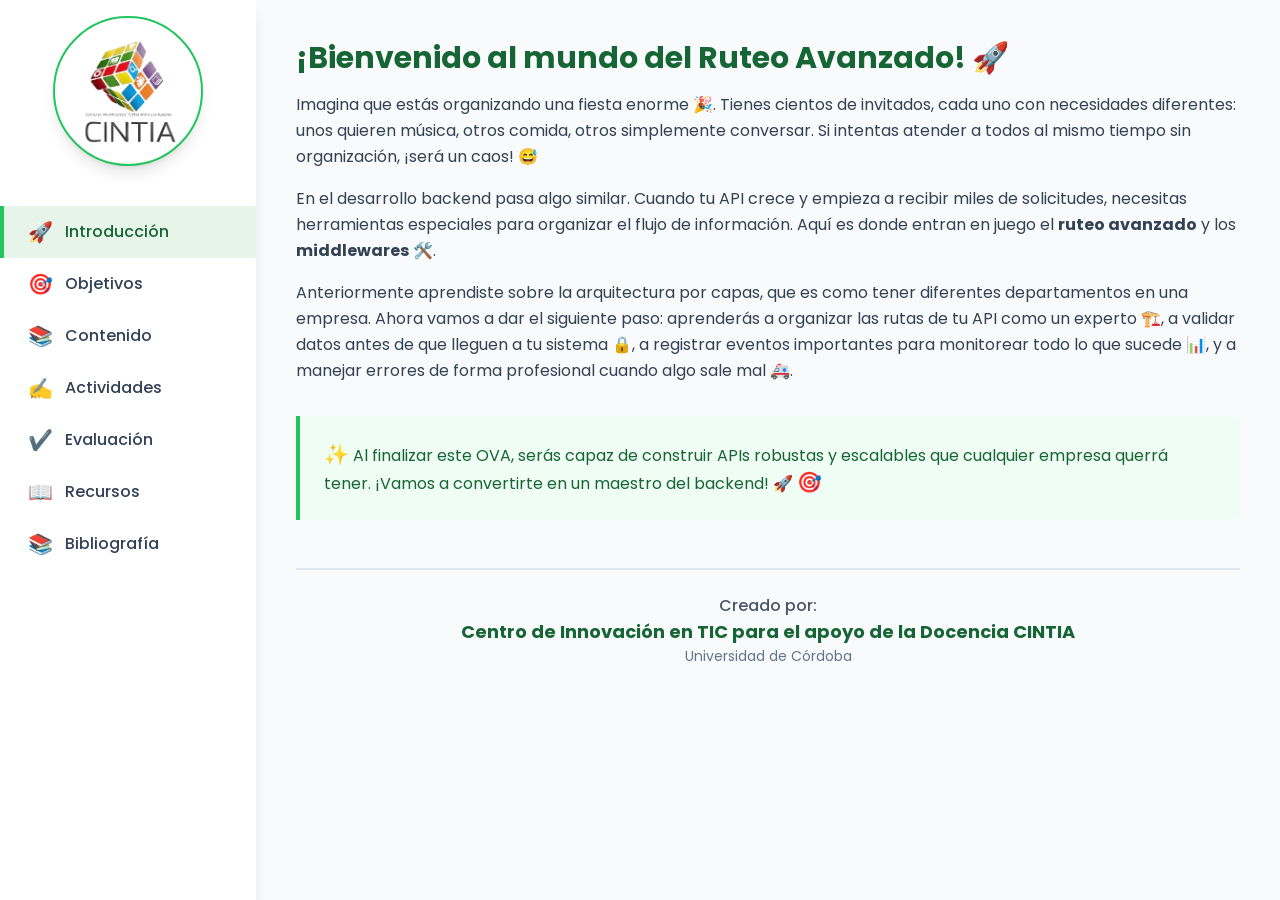
<file: p_tecnico/semestre_3/backend_2/unidad_1/tema_2/index.html>
<!DOCTYPE html>
<html lang="es">
<head>
    <meta charset="UTF-8">
    <meta name="viewport" content="width=device-width, initial-scale=1.0">
    <title>OVA: Ruteo Avanzado y Middlewares</title>
    <link rel="stylesheet" href="tailwind.css">
    <link rel="preconnect" href="https://fonts.googleapis.com">
    <link rel="preconnect" href="https://fonts.gstatic.com" crossorigin>
    <link href="https://fonts.googleapis.com/css2?family=Poppins:wght@400;500;600;700&display=swap" rel="stylesheet">
    <style>
        /* =============================================
           ESTILOS BASE — NO MODIFICAR
           ============================================= */
        body {
            font-family: 'Poppins', sans-serif;
            overflow-x: hidden;
            max-width: 100vw;
        }
        html {
            overflow-x: hidden;
            max-width: 100vw;
        }
        aside.w-64 {
            position: fixed;
            height: 100vh;
            overflow-y: auto;
        }
        @media (min-width: 768px) {
            main.flex-1 { margin-left: 16rem; }
        }
        .md\:hidden.mb-6 {
            position: fixed;
            top: 0; left: 0; right: 0;
            z-index: 50;
            background-color: #f8fafc;
            padding: 1rem;
            box-shadow: 0 2px 4px rgba(0,0,0,0.1);
        }
        @media (max-width: 767px) {
            main.flex-1 {
                padding-top: 12rem;
                padding-left: 0.5rem;
                padding-right: 0.5rem;
                overflow-x: hidden;
                max-width: 100vw;
            }
            * { box-sizing: border-box; }
            body, html, main, .accordion-panel, .content-section {
                overflow-x: hidden !important;
                max-width: 100vw !important;
            }
            pre { overflow-x: auto; max-width: 100%; }
            h2 { font-size: 1.5rem !important; }
            h3 { font-size: 1.25rem !important; }
            h4 { font-size: 1.125rem !important; }
            .accordion-panel {
                overflow-x: hidden;
                max-width: 100%;
                padding: 0.5rem !important;
            }
            .content-section {
                overflow-x: hidden;
                max-width: 100%;
                padding-left: 0 !important;
                padding-right: 0 !important;
            }
            .speech-controls { flex-wrap: wrap; gap: 0.5rem; }
            .speech-controls button { font-size: 0.75rem; padding: 0.25rem 0.75rem; }
        }
        .sidebar-link {
            transition: all 0.3s ease;
            border-left: 4px solid transparent;
        }
        .sidebar-link.active, .sidebar-link:hover {
            background-color: #e6f4ea;
            color: #166534;
            border-left-color: #22c55e;
        }
        .content-pane {
            display: none;
            animation: fadeIn 0.5s ease-in-out;
        }
        .content-pane.active { display: block; }
        @keyframes fadeIn {
            from { opacity: 0; transform: translateY(20px); }
            to   { opacity: 1; transform: translateY(0); }
        }
        .quiz-option:hover { background-color: #f0fdf4; }
        .quiz-option.selected {
            background-color: #dcfce7;
            border-color: #22c55e;
        }
        .accordion-btn { cursor: pointer; }
        .accordion-panel { transition: all 0.3s ease; }
        /* =============================================
           ESTILOS PERSONALIZADOS DEL OVA
           ============================================= */
        .progress-bar {
            transition: width 0.5s ease-in-out;
        }
        .badge-earned {
            animation: pulse 0.5s ease-in-out;
        }
        @keyframes pulse {
            0%, 100% { transform: scale(1); }
            50% { transform: scale(1.1); }
        }
        .code-block {
            background-color: #1e293b;
            color: #e2e8f0;
            border-radius: 0.5rem;
            padding: 1rem;
            font-family: 'Courier New', monospace;
            font-size: 0.875rem;
            overflow-x: auto;
        }
        .middleware-card {
            transition: transform 0.3s ease, box-shadow 0.3s ease;
        }
        .middleware-card:hover {
            transform: translateY(-5px);
            box-shadow: 0 10px 25px rgba(0,0,0,0.1);
        }
    </style>
</head>
<body class="bg-slate-50">

    <div class="flex min-h-screen">

        <!-- =============================================
             SIDEBAR — NO MODIFICAR ESTRUCTURA NI ESTILOS
             ============================================= -->
        <aside class="w-64 bg-white shadow-lg flex-shrink-0 hidden md:flex md:flex-col">
            <div class="p-4">
                <div style="width:150px;height:150px;" class="p-2 mx-auto flex items-center justify-center bg-white rounded-full shadow-lg border-2 border-green-500 transition-shadow duration-300 hover:shadow-green-400">
                    <img src="img/logo.webp" alt="Logo OVA" class="w-5/6 h-5/6 object-contain" loading="lazy">
                </div>
            </div>
            <nav class="mt-6 flex-1">
                <a href="#" class="sidebar-link active flex items-center py-3 px-6 font-medium text-slate-700" data-target="introduccion"><span class="mr-3 text-xl">🚀</span> Introducción</a>
                <a href="#" class="sidebar-link flex items-center py-3 px-6 font-medium text-slate-700" data-target="objetivos"><span class="mr-3 text-xl">🎯</span> Objetivos</a>
                <a href="#" class="sidebar-link flex items-center py-3 px-6 font-medium text-slate-700" data-target="contenido"><span class="mr-3 text-xl">📚</span> Contenido</a>
                <a href="#" class="sidebar-link flex items-center py-3 px-6 font-medium text-slate-700" data-target="actividades"><span class="mr-3 text-xl">✍️</span> Actividades</a>
                <a href="#" class="sidebar-link flex items-center py-3 px-6 font-medium text-slate-700" data-target="evaluacion"><span class="mr-3 text-xl">✔️</span> Evaluación</a>
                <a href="#" class="sidebar-link flex items-center py-3 px-6 font-medium text-slate-700" data-target="recursos"><span class="mr-3 text-xl">📖</span> Recursos</a>
                <a href="#" class="sidebar-link flex items-center py-3 px-6 font-medium text-slate-700" data-target="bibliografia"><span class="mr-3 text-xl">📚</span> Bibliografía</a>
            </nav>
        </aside>

        <!-- =============================================
             CONTENIDO PRINCIPAL
             ============================================= -->
        <main class="flex-1 p-4 sm:p-6 md:p-10 bg-gray-50">

            <!-- MOBILE HEADER — NO MODIFICAR -->
            <div class="md:hidden mb-6 flex flex-col items-center">
                <div style="width:100px;height:100px;" class="p-2 flex items-center justify-center bg-white rounded-full shadow-lg transition-shadow duration-300 hover:shadow-green-400 mb-2">
                    <img src="img/logo.webp" alt="Logo OVA" class="w-5/6 h-5/6 object-contain" loading="lazy">
                </div>
                <select id="mobile-nav" class="w-full mt-2 p-2 border rounded-md bg-white shadow-sm">
                    <option value="introduccion">🚀 Introducción</option>
                    <option value="objetivos">🎯 Objetivos</option>
                    <option value="contenido">📚 Contenido</option>
                    <option value="actividades">✍️ Actividades</option>
                    <option value="evaluacion">✔️ Evaluación</option>
                    <option value="recursos">📖 Recursos</option>
                    <option value="bibliografia">📚 Bibliografía</option>
                </select>
            </div>

            <!-- =============================================
                 SECCIÓN: INTRODUCCIÓN
                 ============================================= -->
            <div id="introduccion" class="content-pane active">
                <h2 class="text-2xl sm:text-3xl font-bold text-green-800 mb-4">¡Bienvenido al mundo del Ruteo Avanzado! 🚀</h2>

                <p class="text-slate-700 leading-relaxed mb-4">
                    Imagina que estás organizando una fiesta enorme 🎉. Tienes cientos de invitados, cada uno con necesidades diferentes: unos quieren música, otros comida, otros simplemente conversar. Si intentas atender a todos al mismo tiempo sin organización, ¡será un caos! 😅
                </p>
                <p class="text-slate-700 leading-relaxed mb-4">
                    En el desarrollo backend pasa algo similar. Cuando tu API crece y empieza a recibir miles de solicitudes, necesitas herramientas especiales para organizar el flujo de información. Aquí es donde entran en juego el <strong>ruteo avanzado</strong> y los <strong>middlewares</strong> 🛠️.
                </p>
                <p class="text-slate-700 leading-relaxed mb-4">
                    Anteriormente aprendiste sobre la arquitectura por capas, que es como tener diferentes departamentos en una empresa. Ahora vamos a dar el siguiente paso: aprenderás a organizar las rutas de tu API como un experto 🏗️, a validar datos antes de que lleguen a tu sistema 🔒, a registrar eventos importantes para monitorear todo lo que sucede 📊, y a manejar errores de forma profesional cuando algo sale mal 🚑.
                </p>
                <div class="mt-8 p-4 sm:p-6 bg-green-50 border-l-4 border-green-500 rounded-r-lg">
                    <p class="text-green-800">
                        <span class="text-xl">✨</span> Al finalizar este OVA, serás capaz de construir APIs robustas y escalables que cualquier empresa querrá tener. ¡Vamos a convertirte en un maestro del backend! 🚀 <span class="text-xl">🎯</span>
                    </p>
                </div>
            </div>

            <!-- =============================================
                 SECCIÓN: OBJETIVOS
                 ============================================= -->
            <div id="objetivos" class="content-pane">
                <h2 class="text-2xl sm:text-3xl font-bold text-green-800 mb-6">Objetivos de aprendizaje 🎯</h2>
                <ul class="space-y-4">
                    <li class="flex items-start p-4 bg-white rounded-lg shadow-sm">
                        <span class="text-green-700 mr-3 text-2xl">🧠</span>
                        <span>Comprender el funcionamiento del sistema de ruteo avanzado en aplicaciones backend y su importancia para la organización de una API REST.</span>
                    </li>
                    <li class="flex items-start p-4 bg-white rounded-lg shadow-sm">
                        <span class="text-green-700 mr-3 text-2xl">💡</span>
                        <span>Implementar middlewares para realizar procesos de validación, registro de eventos (logging) y control de solicitudes antes de su procesamiento por los controladores.</span>
                    </li>
                    <li class="flex items-start p-4 bg-white rounded-lg shadow-sm">
                        <span class="text-green-700 mr-3 text-2xl">🔧</span>
                        <span>Diseñar un mecanismo centralizado de manejo de errores que permita responder de forma consistente ante situaciones excepcionales durante la ejecución de la aplicación.</span>
                    </li>
                </ul>
            </div>

            <!-- =============================================
                 SECCIÓN: CONTENIDO
                 ============================================= -->
            <div id="contenido" class="content-pane">
                <div class="w-full max-w-8xl mx-auto">

                    <!-- SISTEMA DE PUNTOS Y PROGRESO -->
                    <div class="mb-6 p-4 bg-gradient-to-r from-green-100 to-teal-100 rounded-xl border border-green-300">
                        <div class="flex flex-col sm:flex-row justify-between items-center mb-3">
                            <div class="flex items-center gap-3 mb-2 sm:mb-0">
                                <span class="text-2xl">⭐</span>
                                <span class="font-bold text-green-800">Puntos: <span id="total-puntos">0</span></span>
                            </div>
                            <div class="flex items-center gap-3">
                                <span class="text-2xl">🏆</span>
                                <span class="font-bold text-green-800">Nivel: <span id="nivel-actual">Principiante</span></span>
                            </div>
                        </div>
                        <div class="w-full bg-white rounded-full h-4 border border-green-300">
                            <div id="progress-bar" class="progress-bar bg-green-500 h-4 rounded-full" style="width: 0%"></div>
                        </div>
                        <p class="text-sm text-green-700 mt-2 text-center">Progreso: <span id="progreso-texto">0</span>%</p>
                    </div>

                    <!-- ACORDEÓN 1: Del ruteo básico al avanzado -->
                    <div class="mb-4">
                        <button type="button" class="w-full flex justify-between items-center p-4 bg-green-100 border border-green-300 rounded-t-lg focus:outline-none font-bold text-green-800 text-lg accordion-btn mb-2 text-left" data-target="#panel-subtema-1">
                            <span>🗺️ Del ruteo básico al ruteo avanzado</span>
                            <span class="ml-2">➕</span>
                        </button>
                    </div>
                    <div id="panel-subtema-1" class="accordion-panel hidden bg-white border border-t-0 border-green-300 rounded-b-lg p-4 mb-6">
                        <div class="space-y-6 text-slate-700 leading-relaxed">

                            <div id="subtema-1-contenido" class="content-section">
                                <p class="mb-4">Cuando empezamos a programar, es normal poner todas las rutas en un solo archivo. Funciona para proyectos pequeños, pero imagina tener 100 rutas diferentes en un solo documento... ¡sería imposible encontrar algo! 😰</p>
                                
                                <div class="mt-4 p-4 bg-blue-50 border border-blue-300 rounded-lg">
                                    <p class="text-sm text-blue-800 font-semibold mb-2">💡 <strong>Analogía:</strong></p>
                                    <p class="text-slate-600 text-sm">Piensa en el ruteo avanzado como organizar un supermercado. No pones todos los productos en una sola estantería. Tienes secciones: frutas, lácteos, carnes, etc. Cada sección tiene sus productos relacionados organizados. ¡Lo mismo haces con tus rutas! 🏪</p>
                                </div>

                                <p class="mb-4 mt-4">Una <strong>ruta</strong> tiene tres componentes principales:</p>
                                
                                <div class="overflow-x-auto">
                                    <table class="w-full border-collapse border border-green-300 rounded-lg overflow-hidden">
                                        <thead class="bg-green-100">
                                            <tr>
                                                <th class="border border-green-300 p-3 text-left text-green-800">Elemento</th>
                                                <th class="border border-green-300 p-3 text-left text-green-800">Ejemplo</th>
                                                <th class="border border-green-300 p-3 text-left text-green-800">¿Qué significa?</th>
                                            </tr>
                                        </thead>
                                        <tbody>
                                            <tr class="bg-white">
                                                <td class="border border-green-300 p-3 font-semibold">Método HTTP</td>
                                                <td class="border border-green-300 p-3"><code class="bg-slate-100 px-2 py-1 rounded">GET</code></td>
                                                <td class="border border-green-300 p-3">La operación a realizar (consultar, crear, actualizar, eliminar)</td>
                                            </tr>
                                            <tr class="bg-green-50">
                                                <td class="border border-green-300 p-3 font-semibold">URL</td>
                                                <td class="border border-green-300 p-3"><code class="bg-slate-100 px-2 py-1 rounded">/usuarios</code></td>
                                                <td class="border border-green-300 p-3">La dirección del recurso</td>
                                            </tr>
                                            <tr class="bg-white">
                                                <td class="border border-green-300 p-3 font-semibold">Controlador</td>
                                                <td class="border border-green-300 p-3"><code class="bg-slate-100 px-2 py-1 rounded">obtenerUsuarios</code></td>
                                                <td class="border border-green-300 p-3">La función que procesa la solicitud</td>
                                            </tr>
                                        </tbody>
                                    </table>
                                </div>

                                <!-- ACTIVIDAD INTERACTIVA: Quiz rápido -->
                                <div class="mt-6 p-4 bg-teal-50 border border-teal-300 rounded-lg">
                                    <p class="text-sm text-teal-800 font-semibold mb-2">🎮 <strong>Misión 1: Identifica la ruta</strong></p>
                                    <p class="text-slate-600 text-sm mb-3">¿Qué operación realiza esta ruta? <code class="bg-slate-100 px-2 py-1 rounded">POST /usuarios</code></p>
                                    <div class="grid grid-cols-2 gap-2">
                                        <button onclick="verificarRuta(1, this)" class="quiz-route-btn p-2 bg-white border-2 border-slate-300 rounded-lg hover:bg-green-50 transition-colors text-sm">Consultar usuarios</button>
                                        <button onclick="verificarRuta(2, this)" class="quiz-route-btn p-2 bg-white border-2 border-slate-300 rounded-lg hover:bg-green-50 transition-colors text-sm">Crear nuevo usuario</button>
                                        <button onclick="verificarRuta(3, this)" class="quiz-route-btn p-2 bg-white border-2 border-slate-300 rounded-lg hover:bg-green-50 transition-colors text-sm">Actualizar usuario</button>
                                        <button onclick="verificarRuta(4, this)" class="quiz-route-btn p-2 bg-white border-2 border-slate-300 rounded-lg hover:bg-green-50 transition-colors text-sm">Eliminar usuario</button>
                                    </div>
                                    <p id="ruta-feedback" class="mt-3 text-sm font-semibold hidden"></p>
                                </div>

                            </div>

                        </div>
                    </div>

                    <!-- ACORDEÓN 2: ¿Por qué organizar las rutas? -->
                    <div class="mb-4">
                        <button type="button" class="w-full flex justify-between items-center p-4 bg-green-100 border border-green-300 rounded-t-lg focus:outline-none font-bold text-green-800 text-lg accordion-btn mb-2 text-left" data-target="#panel-subtema-2">
                            <span>🏗️ ¿Por qué organizar las rutas?</span>
                            <span class="ml-2">➕</span>
                        </button>
                    </div>
                    <div id="panel-subtema-2" class="accordion-panel hidden bg-white border border-t-0 border-green-300 rounded-b-lg p-4 mb-6">
                        <div class="space-y-6 text-slate-700 leading-relaxed">

                            <div id="subtema-2-contenido" class="content-section">
                                <p class="mb-4">Organizar tus rutas no es solo cuestión de estética, ¡es cuestión de supervivencia en proyectos grandes! 🎯</p>
                                
                                <div class="grid grid-cols-1 md:grid-cols-2 gap-4 mt-4">
                                    <div class="middleware-card p-4 bg-gradient-to-br from-green-50 to-green-100 border border-green-300 rounded-lg">
                                        <span class="text-3xl">📖</span>
                                        <h4 class="font-bold text-green-800 mt-2">Mejor legibilidad</h4>
                                        <p class="text-sm text-slate-600 mt-1">Encuentra cualquier ruta en segundos, no en horas.</p>
                                    </div>
                                    <div class="middleware-card p-4 bg-gradient-to-br from-blue-50 to-blue-100 border border-blue-300 rounded-lg">
                                        <span class="text-3xl">🔗</span>
                                        <h4 class="font-bold text-blue-800 mt-2">Menos acoplamiento</h4>
                                        <p class="text-sm text-slate-600 mt-1">Los módulos son independientes y fáciles de modificar.</p>
                                    </div>
                                    <div class="middleware-card p-4 bg-gradient-to-br from-purple-50 to-purple-100 border border-purple-300 rounded-lg">
                                        <span class="text-3xl">♻️</span>
                                        <h4 class="font-bold text-purple-800 mt-2">Reutilización de código</h4>
                                        <p class="text-sm text-slate-600 mt-1">Usa el mismo código en diferentes partes del proyecto.</p>
                                    </div>
                                    <div class="middleware-card p-4 bg-gradient-to-br from-orange-50 to-orange-100 border border-orange-300 rounded-lg">
                                        <span class="text-3xl">👥</span>
                                        <h4 class="font-bold text-orange-800 mt-2">Trabajo en equipo</h4>
                                        <p class="text-sm text-slate-600 mt-1">Varios programadores pueden trabajar sin conflictos.</p>
                                    </div>
                                </div>

                                <!-- ACTIVIDAD INTERACTIVA: Arrastrar y soltar (simulado con clicks) -->
                                <div class="mt-6 p-4 bg-teal-50 border border-teal-300 rounded-lg">
                                    <p class="text-sm text-teal-800 font-semibold mb-2">🎮 <strong>Misión 2: Ordena las ventajas</strong></p>
                                    <p class="text-slate-600 text-sm mb-3">Haz clic en las ventajas en orden de importancia (de mayor a menor):</p>
                                    <div id="ventajas-container" class="space-y-2">
                                        <div onclick="seleccionarVentaja(this, 1)" class="ventaja-item p-3 bg-white border-2 border-slate-300 rounded-lg cursor-pointer hover:bg-green-50 transition-colors">👥 Trabajo en equipo</div>
                                        <div onclick="seleccionarVentaja(this, 2)" class="ventaja-item p-3 bg-white border-2 border-slate-300 rounded-lg cursor-pointer hover:bg-green-50 transition-colors">📖 Mejor legibilidad</div>
                                        <div onclick="seleccionarVentaja(this, 3)" class="ventaja-item p-3 bg-white border-2 border-slate-300 rounded-lg cursor-pointer hover:bg-green-50 transition-colors">🔗 Menos acoplamiento</div>
                                        <div onclick="seleccionarVentaja(this, 4)" class="ventaja-item p-3 bg-white border-2 border-slate-300 rounded-lg cursor-pointer hover:bg-green-50 transition-colors">♻️ Reutilización de código</div>
                                    </div>
                                    <div id="ventajas-seleccionadas" class="mt-3 p-3 bg-white border border-green-300 rounded-lg min-h-[60px]">
                                        <p class="text-sm text-slate-500 italic">Haz clic en las ventajas arriba para ordenarlas aquí...</p>
                                    </div>
                                    <button onclick="verificarVentajas()" class="mt-3 bg-green-600 text-white font-bold py-2 px-4 rounded-lg hover:bg-green-700 transition-colors text-sm">Verificar orden</button>
                                    <p id="ventajas-feedback" class="mt-3 text-sm font-semibold hidden"></p>
                                </div>

                            </div>

                        </div>
                    </div>

                    <!-- ACORDEÓN 3: ¿Qué es un middleware? -->
                    <div class="mb-4">
                        <button type="button" class="w-full flex justify-between items-center p-4 bg-green-100 border border-green-300 rounded-t-lg focus:outline-none font-bold text-green-800 text-lg accordion-btn mb-2 text-left" data-target="#panel-subtema-3">
                            <span>🛡️ ¿Qué es un middleware?</span>
                            <span class="ml-2">➕</span>
                        </button>
                    </div>
                    <div id="panel-subtema-3" class="accordion-panel hidden bg-white border border-t-0 border-green-300 rounded-b-lg p-4 mb-6">
                        <div class="space-y-6 text-slate-700 leading-relaxed">

                            <div id="subtema-3-contenido" class="content-section">
                                <p class="mb-4">Un <strong>middleware</strong> es como un guardia de seguridad 🛡️ que está entre la solicitud del cliente y tu controlador. Puede revisar, modificar o rechazar la solicitud antes de que llegue a su destino final.</p>
                                
                                <div class="mt-4 p-4 bg-yellow-50 border border-yellow-300 rounded-lg">
                                    <p class="text-sm text-yellow-800 font-semibold mb-2">💡 <strong>Analogía del aeropuerto:</strong></p>
                                    <p class="text-slate-600 text-sm">Cuando viajas en avión, pasas por varios controles: check-in, seguridad, migración. Cada uno es un "middleware" que verifica algo antes de dejarte abordar. ¡Express hace lo mismo con las solicitudes HTTP! ✈️</p>
                                </div>

                                <p class="mb-4 mt-4">Los middlewares pueden hacer muchas cosas:</p>
                                
                                <div class="grid grid-cols-1 sm:grid-cols-3 gap-3 mt-4">
                                    <div class="p-3 bg-red-50 border border-red-300 rounded-lg text-center">
                                        <span class="text-2xl">🔐</span>
                                        <p class="text-sm font-semibold text-red-800 mt-1">Autenticación</p>
                                    </div>
                                    <div class="p-3 bg-blue-50 border border-blue-300 rounded-lg text-center">
                                        <span class="text-2xl">✅</span>
                                        <p class="text-sm font-semibold text-blue-800 mt-1">Validación</p>
                                    </div>
                                    <div class="p-3 bg-green-50 border border-green-300 rounded-lg text-center">
                                        <span class="text-2xl">📝</span>
                                        <p class="text-sm font-semibold text-green-800 mt-1">Logging</p>
                                    </div>
                                    <div class="p-3 bg-purple-50 border border-purple-300 rounded-lg text-center">
                                        <span class="text-2xl">⏱️</span>
                                        <p class="text-sm font-semibold text-purple-800 mt-1">Control de tiempo</p>
                                    </div>
                                    <div class="p-3 bg-orange-50 border border-orange-300 rounded-lg text-center">
                                        <span class="text-2xl">🚫</span>
                                        <p class="text-sm font-semibold text-orange-800 mt-1">Control de acceso</p>
                                    </div>
                                    <div class="p-3 bg-teal-50 border border-teal-300 rounded-lg text-center">
                                        <span class="text-2xl">📊</span>
                                        <p class="text-sm font-semibold text-teal-800 mt-1">Métricas</p>
                                    </div>
                                </div>

                                <!-- ACTIVIDAD INTERACTIVA: Identificar middleware -->
                                <div class="mt-6 p-4 bg-teal-50 border border-teal-300 rounded-lg">
                                    <p class="text-sm text-teal-800 font-semibold mb-2">🎮 <strong>Misión 3: Identifica el middleware</strong></p>
                                    <p class="text-slate-600 text-sm mb-3">¿Qué middleware necesitarías para verificar que un usuario tenga permiso de administrador?</p>
                                    <div class="grid grid-cols-2 gap-2">
                                        <button onclick="verificarMiddleware(1, this)" class="quiz-middleware-btn p-2 bg-white border-2 border-slate-300 rounded-lg hover:bg-green-50 transition-colors text-sm">Validación de datos</button>
                                        <button onclick="verificarMiddleware(2, this)" class="quiz-middleware-btn p-2 bg-white border-2 border-slate-300 rounded-lg hover:bg-green-50 transition-colors text-sm">Control de acceso</button>
                                        <button onclick="verificarMiddleware(3, this)" class="quiz-middleware-btn p-2 bg-white border-2 border-slate-300 rounded-lg hover:bg-green-50 transition-colors text-sm">Logging</button>
                                        <button onclick="verificarMiddleware(4, this)" class="quiz-middleware-btn p-2 bg-white border-2 border-slate-300 rounded-lg hover:bg-green-50 transition-colors text-sm">Autenticación</button>
                                    </div>
                                    <p id="middleware-feedback" class="mt-3 text-sm font-semibold hidden"></p>
                                </div>

                            </div>

                        </div>
                    </div>

                    <!-- ACORDEÓN 4: Tipos de middlewares -->
                    <div class="mb-4">
                        <button type="button" class="w-full flex justify-between items-center p-4 bg-green-100 border border-green-300 rounded-t-lg focus:outline-none font-bold text-green-800 text-lg accordion-btn mb-2 text-left" data-target="#panel-subtema-4">
                            <span>🔧 Tipos de middlewares en Express</span>
                            <span class="ml-2">➕</span>
                        </button>
                    </div>
                    <div id="panel-subtema-4" class="accordion-panel hidden bg-white border border-t-0 border-green-300 rounded-b-lg p-4 mb-6">
                        <div class="space-y-6 text-slate-700 leading-relaxed">

                            <div id="subtema-4-contenido" class="content-section">
                                <p class="mb-4">En Express.js, los middlewares se clasifican según cuándo se ejecutan:</p>
                                
                                <div class="space-y-4 mt-4">
                                    <div class="p-4 bg-white border-l-4 border-blue-500 rounded-lg shadow-sm">
                                        <h4 class="font-bold text-blue-800">1. Middleware a nivel de aplicación 🌐</h4>
                                        <p class="text-sm text-slate-600 mt-1">Se ejecutan para TODAS las rutas de tu aplicación. Útil para logging global, manejo de errores, etc.</p>
                                        <div class="code-block mt-2">
                                            <pre>app.use((req, res, next) => {
  console.log('Solicitud recibida:', req.url);
  next();
});</pre>
                                        </div>
                                    </div>
                                    
                                    <div class="p-4 bg-white border-l-4 border-green-500 rounded-lg shadow-sm">
                                        <h4 class="font-bold text-green-800">2. Middleware a nivel de router 🛣️</h4>
                                        <p class="text-sm text-slate-600 mt-1">Se ejecutan solo para rutas específicas. Perfecto para validar datos de un módulo en particular.</p>
                                        <div class="code-block mt-2">
                                            <pre>router.use(validarDatos);
router.get('/usuarios', obtenerUsuarios);</pre>
                                        </div>
                                    </div>
                                    
                                    <div class="p-4 bg-white border-l-4 border-purple-500 rounded-lg shadow-sm">
                                        <h4 class="font-bold text-purple-800">3. Middleware a nivel de ruta 📍</h4>
                                        <p class="text-sm text-slate-600 mt-1">Se ejecutan solo para una ruta específica. Ideal para validaciones muy específicas.</p>
                                        <div class="code-block mt-2">
                                            <pre>app.get('/usuarios', 
  autenticar, 
  autorizarAdmin, 
  obtenerUsuarios
);</pre>
                                        </div>
                                    </div>
                                </div>

                                <!-- ACTIVIDAD INTERACTIVA: Clasificar middlewares -->
                                <div class="mt-6 p-4 bg-teal-50 border border-teal-300 rounded-lg">
                                    <p class="text-sm text-teal-800 font-semibold mb-2">🎮 <strong>Misión 4: Clasifica el middleware</strong></p>
                                    <p class="text-slate-600 text-sm mb-3">¿Qué tipo de middleware usarías para registrar TODAS las solicitudes que llegan a tu API?</p>
                                    <div class="grid grid-cols-3 gap-2">
                                        <button onclick="verificarClasificacion(1, this)" class="quiz-clasif-btn p-2 bg-white border-2 border-slate-300 rounded-lg hover:bg-green-50 transition-colors text-sm">Nivel aplicación</button>
                                        <button onclick="verificarClasificacion(2, this)" class="quiz-clasif-btn p-2 bg-white border-2 border-slate-300 rounded-lg hover:bg-green-50 transition-colors text-sm">Nivel router</button>
                                        <button onclick="verificarClasificacion(3, this)" class="quiz-clasif-btn p-2 bg-white border-2 border-slate-300 rounded-lg hover:bg-green-50 transition-colors text-sm">Nivel ruta</button>
                                    </div>
                                    <p id="clasif-feedback" class="mt-3 text-sm font-semibold hidden"></p>
                                </div>

                            </div>

                        </div>
                    </div>

                    <!-- ACORDEÓN 5: Manejo centralizado de errores -->
                    <div class="mb-4">
                        <button type="button" class="w-full flex justify-between items-center p-4 bg-green-100 border border-green-300 rounded-t-lg focus:outline-none font-bold text-green-800 text-lg accordion-btn mb-2 text-left" data-target="#panel-subtema-5">
                            <span>🚑 Manejo centralizado de errores</span>
                            <span class="ml-2">➕</span>
                        </button>
                    </div>
                    <div id="panel-subtema-5" class="accordion-panel hidden bg-white border border-t-0 border-green-300 rounded-b-lg p-4 mb-6">
                        <div class="space-y-6 text-slate-700 leading-relaxed">

                            <div id="subtema-5-contenido" class="content-section">
                                <p class="mb-4">Cuando algo sale mal en tu aplicación, necesitas manejarlo de forma profesional. El manejo centralizado de errores te permite responder de forma consistente ante cualquier situación excepcional 🚑.</p>
                                
                                <div class="mt-4 p-4 bg-red-50 border border-red-300 rounded-lg">
                                    <p class="text-sm text-red-800 font-semibold mb-2">⚠️ <strong>¿Por qué es importante?</strong></p>
                                    <p class="text-slate-600 text-sm">Imagina que cada ruta maneja los errores de forma diferente. Un usuario podría recibir mensajes de error confusos o, peor aún, información sensible del servidor. ¡El manejo centralizado soluciona esto! 🔒</p>
                                </div>

                                <p class="mb-4 mt-4">Un middleware de error en Express tiene 4 parámetros en lugar de 3:</p>
                                
                                <div class="code-block mt-2">
                                    <pre>app.use((err, req, res, next) => {
  console.error(err.stack);
  res.status(500).json({
    error: 'Algo salió mal',
    mensaje: err.message
  });
});</pre>
                                </div>

                                <p class="mb-4 mt-4">Las mejores prácticas incluyen:</p>
                                
                                <ul class="list-disc list-inside space-y-2 text-slate-700">
                                    <li>🔒 Nunca expongas información sensible en producción</li>
                                    <li>📝 Registra todos los errores para análisis posterior</li>
                                    <li>🎯 Proporciona mensajes de error claros para el usuario</li>
                                    <li>🔄 Usa códigos de estado HTTP apropiados (400, 401, 403, 404, 500, etc.)</li>
                                </ul>

                                <!-- ACTIVIDAD INTERACTIVA: Código de error -->
                                <div class="mt-6 p-4 bg-teal-50 border border-teal-300 rounded-lg">
                                    <p class="text-sm text-teal-800 font-semibold mb-2">🎮 <strong>Misión 5: El código correcto</strong></p>
                                    <p class="text-slate-600 text-sm mb-3">¿Qué código de estado HTTP deberías devolver cuando un usuario intenta acceder a un recurso que no existe?</p>
                                    <div class="grid grid-cols-4 gap-2">
                                        <button onclick="verificarError(400, this)" class="quiz-error-btn p-2 bg-white border-2 border-slate-300 rounded-lg hover:bg-green-50 transition-colors text-sm">400</button>
                                        <button onclick="verificarError(401, this)" class="quiz-error-btn p-2 bg-white border-2 border-slate-300 rounded-lg hover:bg-green-50 transition-colors text-sm">401</button>
                                        <button onclick="verificarError(403, this)" class="quiz-error-btn p-2 bg-white border-2 border-slate-300 rounded-lg hover:bg-green-50 transition-colors text-sm">403</button>
                                        <button onclick="verificarError(404, this)" class="quiz-error-btn p-2 bg-white border-2 border-slate-300 rounded-lg hover:bg-green-50 transition-colors text-sm">404</button>
                                    </div>
                                    <p id="error-feedback" class="mt-3 text-sm font-semibold hidden"></p>
                                </div>

                                <!-- INSIGNIA FINAL -->
                                <div id="insignia-final" class="mt-6 p-4 bg-gradient-to-r from-yellow-100 to-orange-100 border border-yellow-400 rounded-lg hidden">
                                    <div class="flex items-center justify-center gap-3">
                                        <span class="text-4xl">🏅</span>
                                        <div>
                                            <p class="font-bold text-yellow-800">¡Insignia desbloqueada!</p>
                                            <p class="text-sm text-yellow-700">Maestro del Ruteo y Middlewares</p>
                                        </div>
                                    </div>
                                </div>

                            </div>

                        </div>
                    </div>

                </div>
            </div>

            <!-- =============================================
                 SECCIÓN: ACTIVIDADES
                 ============================================= -->
            <div id="actividades" class="content-pane">
                <h2 class="text-2xl sm:text-3xl font-bold text-green-800 mb-6">Actividades prácticas ✍️</h2>
                
                <!-- SISTEMA DE PUNTOS DE ACTIVIDADES -->
                <div class="mb-6 p-4 bg-gradient-to-r from-purple-100 to-pink-100 rounded-xl border border-purple-300">
                    <div class="flex justify-between items-center">
                        <div class="flex items-center gap-3">
                            <span class="text-2xl">⭐</span>
                            <span class="font-bold text-purple-800">Puntos actividades: <span id="puntos-actividades">0</span>/100</span>
                        </div>
                        <div class="flex items-center gap-2">
                            <span class="text-2xl">🎖️</span>
                            <span id="insignias-actividades" class="font-bold text-purple-800">0 insignias</span>
                        </div>
                    </div>
                </div>

                <div class="space-y-6">

                    <!-- Actividad 1 -->
                    <div class="bg-white border-l-4 border-green-500 rounded-lg shadow-sm p-6">
                        <h3 class="text-xl font-bold text-green-700 mb-3">🔍 Actividad 1: Análisis de rutas</h3>
                        <p class="mb-4 text-slate-700 leading-relaxed">
                            Analiza una API REST existente (puede ser un proyecto que hayas desarrollado anteriormente) e identifica todas las rutas que están definidas en un solo archivo. Clasifica estas rutas por recurso (usuarios, productos, pedidos, etc.) y crea un diagrama de cómo las organizarías usando ruteo avanzado.
                        </p>
                        <div class="mt-4 p-4 bg-green-50 rounded-lg border border-green-200">
                            <p class="text-sm text-green-800">
                                <span class="font-bold">📝 Producto esperado:</span> Un diagrama o documento que muestre la organización propuesta de rutas, con al menos 3 grupos de rutas diferentes.
                            </p>
                        </div>
                        <button onclick="completarActividad(1, 30)" class="mt-4 bg-green-600 text-white font-bold py-2 px-4 rounded-lg hover:bg-green-700 transition-colors text-sm">✅ Marcar como completada (+30 pts)</button>
                    </div>

                    <!-- Actividad 2 -->
                    <div class="bg-white border-l-4 border-green-500 rounded-lg shadow-sm p-6">
                        <h3 class="text-xl font-bold text-green-700 mb-3">🛡️ Actividad 2: Implementación de middleware de validación</h3>
                        <p class="mb-4 text-slate-700 leading-relaxed">
                            Crea un middleware de Express que valide que el cuerpo de una solicitud POST contenga los campos obligatorios "nombre" y "email". El middleware debe rechazar la solicitud con un código 400 si faltan estos campos, y pasar al siguiente middleware si están presentes.
                        </p>
                        <div class="mt-4 p-4 bg-green-50 rounded-lg border border-green-200">
                            <p class="text-sm text-green-800">
                                <span class="font-bold">📝 Producto esperado:</span> Código JavaScript del middleware de validación funcional, con pruebas de funcionamiento.
                            </p>
                        </div>
                        <button onclick="completarActividad(2, 35)" class="mt-4 bg-green-600 text-white font-bold py-2 px-4 rounded-lg hover:bg-green-700 transition-colors text-sm">✅ Marcar como completada (+35 pts)</button>
                    </div>

                    <!-- Actividad 3 -->
                    <div class="bg-white border-l-4 border-green-500 rounded-lg shadow-sm p-6">
                        <h3 class="text-xl font-bold text-green-700 mb-3">🚑 Actividad 3: Manejo centralizado de errores</h3>
                        <p class="mb-4 text-slate-700 leading-relaxed">
                            Implementa un middleware de manejo de errores centralizado en una aplicación Express. Este middleware debe: (1) registrar el error en consola, (2) devolver una respuesta JSON con un mensaje apropiado, (3) usar diferentes códigos de estado según el tipo de error (400 para errores de validación, 401 para no autenticado, 403 para no autorizado, 404 para no encontrado, 500 para errores del servidor).
                        </p>
                        <div class="mt-4 p-4 bg-green-50 rounded-lg border border-green-200">
                            <p class="text-sm text-green-800">
                                <span class="font-bold">📝 Producto esperado:</span> Código del middleware de errores con al menos 4 tipos de errores diferentes manejados.
                            </p>
                        </div>
                        <button onclick="completarActividad(3, 35)" class="mt-4 bg-green-600 text-white font-bold py-2 px-4 rounded-lg hover:bg-green-700 transition-colors text-sm">✅ Marcar como completada (+35 pts)</button>
                    </div>

                </div>
            </div>

            <!-- =============================================
                 SECCIÓN: EVALUACIÓN
                 ============================================= -->
            <div id="evaluacion" class="content-pane">
                <h2 class="text-2xl sm:text-3xl font-bold text-green-800 mb-6">Evaluación final ✔️</h2>
                <div class="bg-white p-6 rounded-lg shadow-md">
                    <p class="text-slate-600 mb-6">¡Demuestra lo que has aprendido! Selecciona la respuesta correcta para cada pregunta. 🎯</p>
                    <div id="quiz-container"></div>
                    <button id="submit-quiz-btn" class="mt-6 bg-green-600 text-white font-bold py-2 px-6 rounded-lg hover:bg-green-700 transition-colors">Finalizar evaluación</button>
                    <div id="quiz-result" class="mt-4 text-lg font-bold"></div>
                </div>
            </div>

            <!-- =============================================
                 SECCIÓN: RECURSOS
                 ============================================= -->
            <div id="recursos" class="content-pane">
                <h2 class="text-2xl sm:text-3xl font-bold text-green-800 mb-6">Recursos para profundizar 📖</h2>
                <p class="text-slate-700 leading-relaxed mb-6">Para ampliar tu conocimiento, te recomendamos explorar los siguientes recursos:</p>
                <ul class="space-y-4">

                    <!-- Recurso 1 -->
                    <li class="bg-white p-4 rounded-lg shadow-md hover:shadow-lg transition-shadow border-l-4 border-green-500 flex flex-col sm:flex-row sm:items-center justify-between">
                        <div>
                            <h3 class="font-bold text-green-700">Guía oficial de Routing en Express</h3>
                            <p class="text-slate-600 mb-2">Guía oficial para comprender la definición y organización de rutas, métodos HTTP y parámetros en aplicaciones desarrolladas con Express.js.</p>
                            <a href="https://expressjs.com/es/guide/routing/" target="_blank" class="underline text-slate-700 hover:text-green-700">Ir al recurso</a>
                        </div>
                        <div class="mt-4 sm:mt-0 sm:ml-6 flex-shrink-0">
                            <div class="bg-green-50 border border-green-300 rounded flex items-center justify-center" style="width:2cm;height:2cm;">
                                <img src="img/qr-recurso-1.png" alt="QR Guía de Routing en Express" class="max-w-full max-h-full object-contain" loading="lazy">
                            </div>
                        </div>
                    </li>

                    <!-- Recurso 2 -->
                    <li class="bg-white p-4 rounded-lg shadow-md hover:shadow-lg transition-shadow border-l-4 border-green-500 flex flex-col sm:flex-row sm:items-center justify-between">
                        <div>
                            <h3 class="font-bold text-green-700">Guía oficial de Middleware en Express</h3>
                            <p class="text-slate-600 mb-2">Guía oficial sobre el funcionamiento, implementación y uso de middlewares durante el procesamiento de solicitudes en aplicaciones Express.js.</p>
                            <a href="https://expressjs.com/es/guide/using-middleware/" target="_blank" class="underline text-slate-700 hover:text-green-700">Ir al recurso</a>
                        </div>
                        <div class="mt-4 sm:mt-0 sm:ml-6 flex-shrink-0">
                            <div class="bg-green-50 border border-green-300 rounded flex items-center justify-center" style="width:2cm;height:2cm;">
                                <img src="img/qr-recurso-2.png" alt="QR Guía de Middleware en Express" class="max-w-full max-h-full object-contain" loading="lazy">
                            </div>
                        </div>
                    </li>

                    <!-- Recurso 3 -->
                    <li class="bg-white p-4 rounded-lg shadow-md hover:shadow-lg transition-shadow border-l-4 border-green-500 flex flex-col sm:flex-row sm:items-center justify-between">
                        <div>
                            <h3 class="font-bold text-green-700">Documentación oficial de Morgan</h3>
                            <p class="text-slate-600 mb-2">Documentación de referencia para implementar el registro de solicitudes HTTP (logging) mediante el middleware Morgan en aplicaciones Node.js y Express.js.</p>
                            <a href="https://github.com/expressjs/morgan" target="_blank" class="underline text-slate-700 hover:text-green-700">Ir al recurso</a>
                        </div>
                        <div class="mt-4 sm:mt-0 sm:ml-6 flex-shrink-0">
                            <div class="bg-green-50 border border-green-300 rounded flex items-center justify-center" style="width:2cm;height:2cm;">
                                <img src="img/qr-recurso-3.png" alt="QR Documentación de Morgan" class="max-w-full max-h-full object-contain" loading="lazy">
                            </div>
                        </div>
                    </li>

                </ul>
            </div>

            <!-- =============================================
                 SECCIÓN: BIBLIOGRAFÍA
                 ============================================= -->
            <div id="bibliografia" class="content-pane">
                <h2 class="text-2xl sm:text-3xl font-bold text-green-800 mb-6">Bibliografía 📚</h2>
                <div class="space-y-6">

                    <div class="bg-white p-6 rounded-lg shadow-md hover:shadow-lg transition-shadow border-l-4 border-green-500">
                        <span class="block text-slate-700">
                            Arias-Orezano, J., Reyna-Barreto, R., & Mamani-Apaza, J. (2021). <i>Arquitectura de software: Principios de mantenibilidad y evolución.</i> Revista de Ingeniería de Software.
                        </span>
                    </div>

                    <div class="bg-white p-6 rounded-lg shadow-md hover:shadow-lg transition-shadow border-l-4 border-green-500">
                        <span class="block text-slate-700">
                            Express.js Foundation. (2024). <i>Express - Node.js web application framework.</i> Recuperado de <a href="https://expressjs.com/" class="text-green-700 underline break-all" target="_blank">https://expressjs.com/</a>
                        </span>
                    </div>

                    <div class="bg-white p-6 rounded-lg shadow-md hover:shadow-lg transition-shadow border-l-4 border-green-500">
                        <span class="block text-slate-700">
                            Fielding, R. T. (2000). <i>Architectural Styles and the Design of Network-based Software Architectures.</i> University of California, Irvine.
                        </span>
                    </div>

                </div>
            </div>

            <!-- =============================================
                 FOOTER CON CRÉDITOS — NO MODIFICAR
                 ============================================= -->
            <footer class="mt-12 pt-6 border-t-2 border-slate-200 text-center">
                <p class="text-slate-600 font-medium">Creado por:</p>
                <p class="text-green-800 font-bold text-lg">Centro de Innovación en TIC para el apoyo de la Docencia CINTIA</p>
                <p class="text-slate-500 text-sm">Universidad de Córdoba</p>
            </footer>

        </main>
    </div>

    <!-- =============================================
         SCRIPTS
         ============================================= -->

    <!-- Script de navegación entre secciones — NO MODIFICAR -->
    <script>
        // Navegación desktop (sidebar)
        document.querySelectorAll('.sidebar-link').forEach(link => {
            link.addEventListener('click', function(e) {
                e.preventDefault();
                const target = this.dataset.target;
                document.querySelectorAll('.content-pane').forEach(p => p.classList.remove('active'));
                document.querySelectorAll('.sidebar-link').forEach(l => l.classList.remove('active'));
                document.getElementById(target).classList.add('active');
                this.classList.add('active');
            });
        });

        // Navegación mobile (select)
        document.getElementById('mobile-nav').addEventListener('change', function() {
            document.querySelectorAll('.content-pane').forEach(p => p.classList.remove('active'));
            document.getElementById(this.value).classList.add('active');
        });

        // Acordeones
        document.querySelectorAll('.accordion-btn').forEach(btn => {
            btn.addEventListener('click', function() {
                const targetId = this.dataset.target;
                const panel = document.querySelector(targetId);
                const icon = this.querySelector('span:last-child');
                if (panel.classList.contains('hidden')) {
                    panel.classList.remove('hidden');
                    icon.textContent = '➖';
                } else {
                    panel.classList.add('hidden');
                    icon.textContent = '➕';
                }
            });
        });

    </script>

    <!-- =============================================
         QUIZ — Preguntas de evaluación
         ============================================= -->
    <script>
        const quizData = [
            {
                question: "¿Cuál es el propósito principal del ruteo avanzado en una API REST?",
                options: ["Mejorar el rendimiento de la base de datos", "Organizar las rutas por responsabilidad funcional para facilitar el mantenimiento", "Reducir el número de endpoints en la API", "Eliminar la necesidad de middlewares"],
                correct: 1
            },
            {
                question: "¿Qué es un middleware en Express.js?",
                options: ["Una función que se ejecuta después del controlador", "Una función que se ejecuta entre la recepción de la solicitud y la generación de la respuesta", "Un tipo de base de datos", "Una herramienta de testing"],
                correct: 1
            },
            {
                question: "¿Cuántos parámetros tiene un middleware de error en Express?",
                options: ["2 parámetros", "3 parámetros", "4 parámetros (err, req, res, next)", "5 parámetros"],
                correct: 2
            },
            {
                question: "¿Qué código de estado HTTP deberías usar cuando un recurso no existe?",
                options: ["400 Bad Request", "401 Unauthorized", "403 Forbidden", "404 Not Found"],
                correct: 3
            },
            {
                question: "¿Cuál de los siguientes NO es un uso típico de un middleware?",
                options: ["Validación de datos", "Autenticación de usuarios", "Ejecución de consultas SQL directas", "Logging de solicitudes"],
                correct: 2
            },
            {
                question: "¿Qué tipo de middleware se ejecuta para TODAS las rutas de la aplicación?",
                options: ["Middleware a nivel de ruta", "Middleware a nivel de router", "Middleware a nivel de aplicación", "Middleware de error"],
                correct: 2
            },
            {
                question: "¿Cuál es la ventaja principal de organizar las rutas por recurso?",
                options: ["Reduce el tamaño de los archivos", "Facilita el trabajo en equipo y el mantenimiento del código", "Elimina la necesidad de bases de datos", "Aumenta la velocidad de la API"],
                correct: 1
            }
        ];

        // Renderizado del quiz — NO MODIFICAR
        const quizContainer = document.getElementById('quiz-container');
        quizData.forEach((item, index) => {
            const div = document.createElement('div');
            div.classList.add('mb-6');
            div.innerHTML = `
                <p class="font-semibold text-slate-800 mb-3">${index + 1}. ${item.question}</p>
                <div class="grid grid-cols-1 sm:grid-cols-2 gap-3 options-grid">
                    ${item.options.map((opt, i) => `
                        <div class="quiz-option border-2 border-slate-200 rounded-lg p-3 cursor-pointer transition-colors"
                             data-question="${index}" data-option="${i}">
                            <span class="font-medium text-green-700 mr-2">${String.fromCharCode(65+i)}.</span> ${opt}
                        </div>
                    `).join('')}
                </div>
            `;
            quizContainer.appendChild(div);
        });

        document.querySelectorAll('.quiz-option').forEach(opt => {
            opt.addEventListener('click', function() {
                const q = this.dataset.question;
                document.querySelectorAll(`[data-question="${q}"]`).forEach(o => o.classList.remove('selected'));
                this.classList.add('selected');
            });
        });

        document.getElementById('submit-quiz-btn').addEventListener('click', () => {
            let score = 0;
            quizData.forEach((item, index) => {
                const selected = document.querySelector(`.quiz-option.selected[data-question="${index}"]`);
                if (selected && parseInt(selected.dataset.option) === item.correct) score++;
            });
            const result = document.getElementById('quiz-result');
            const pct = Math.round((score / quizData.length) * 100);
            result.textContent = `Obtuviste ${score} de ${quizData.length} (${pct}%)`;
            result.className = `mt-4 text-lg font-bold ${pct >= 60 ? 'text-green-700' : 'text-red-600'}`;
            
            if (pct >= 60) {
                result.textContent += ' 🎉 ¡Excelente trabajo!';
            } else {
                result.textContent += ' 💪 ¡Sigue practicando!';
            }
        });
    </script>

    <!-- =============================================
         SCRIPTS DE ACTIVIDADES INTERACTIVAS
         ============================================= -->
    <script>
        // Sistema de puntos y progreso
        let totalPuntos = 0;
        let misionesCompletadas = 0;
        const totalMisiones = 5;

        function actualizarPuntos(puntos) {
            totalPuntos += puntos;
            document.getElementById('total-puntos').textContent = totalPuntos;
            
            misionesCompletadas++;
            const progreso = (misionesCompletadas / totalMisiones) * 100;
            document.getElementById('progress-bar').style.width = progreso + '%';
            document.getElementById('progreso-texto').textContent = Math.round(progreso);
            
            // Actualizar nivel
            if (progreso >= 100) {
                document.getElementById('nivel-actual').textContent = 'Experto';
                document.getElementById('insignia-final').classList.remove('hidden');
            } else if (progreso >= 60) {
                document.getElementById('nivel-actual').textContent = 'Intermedio';
            } else if (progreso >= 30) {
                document.getElementById('nivel-actual').textContent = 'Principiante+';
            }
        }

        function mostrarFeedback(elementoId, mensaje, esCorrecto) {
            const feedback = document.getElementById(elementoId);
            feedback.classList.remove('hidden');
            feedback.textContent = mensaje;
            feedback.className = `mt-3 text-sm font-semibold ${esCorrecto ? 'text-green-700' : 'text-red-600'}`;
        }

        // Misión 1: Identifica la ruta
        function verificarRuta(opcion, boton) {
            const esCorrecto = opcion === 2;
            document.querySelectorAll('.quiz-route-btn').forEach(btn => {
                btn.classList.remove('bg-green-200', 'bg-red-200');
                btn.classList.add('bg-white');
            });
            boton.classList.remove('bg-white');
            boton.classList.add(esCorrecto ? 'bg-green-200' : 'bg-red-200');
            
            if (esCorrecto) {
                mostrarFeedback('ruta-feedback', '¡Excelente! 🎉 POST se usa para crear recursos. (+10 pts)', true);
                actualizarPuntos(10);
            } else {
                mostrarFeedback('ruta-feedback', '¡Casi! Inténtalo de nuevo 💪', false);
            }
        }

        // Misión 2: Ventajas (simulado)
        let ventajasSeleccionadas = [];
        function seleccionarVentaja(elemento, id) {
            if (ventajasSeleccionadas.length < 4) {
                ventajasSeleccionadas.push(id);
                elemento.classList.add('opacity-50', 'cursor-not-allowed');
                elemento.onclick = null;
                
                const contenedor = document.getElementById('ventajas-seleccionadas');
                if (ventajasSeleccionadas.length === 1) {
                    contenedor.innerHTML = '';
                }
                contenedor.innerHTML += `<div class="p-2 bg-green-100 border border-green-300 rounded mb-1">${elemento.textContent}</div>`;
            }
        }

        function verificarVentajas() {
            if (ventajasSeleccionadas.length === 4) {
                mostrarFeedback('ventajas-feedback', '¡Perfecto! Has ordenado todas las ventajas. (+10 pts) 🎉', true);
                actualizarPuntos(10);
            } else {
                mostrarFeedback('ventajas-feedback', 'Selecciona las 4 ventajas primero 💪', false);
            }
        }

        // Misión 3: Identifica el middleware
        function verificarMiddleware(opcion, boton) {
            const esCorrecto = opcion === 2;
            document.querySelectorAll('.quiz-middleware-btn').forEach(btn => {
                btn.classList.remove('bg-green-200', 'bg-red-200');
                btn.classList.add('bg-white');
            });
            boton.classList.remove('bg-white');
            boton.classList.add(esCorrecto ? 'bg-green-200' : 'bg-red-200');
            
            if (esCorrecto) {
                mostrarFeedback('middleware-feedback', '¡Correcto! 🎉 El control de acceso verifica permisos. (+10 pts)', true);
                actualizarPuntos(10);
            } else {
                mostrarFeedback('middleware-feedback', '¡Casi! Inténtalo de nuevo 💪', false);
            }
        }

        // Misión 4: Clasifica el middleware
        function verificarClasificacion(opcion, boton) {
            const esCorrecto = opcion === 1;
            document.querySelectorAll('.quiz-clasif-btn').forEach(btn => {
                btn.classList.remove('bg-green-200', 'bg-red-200');
                btn.classList.add('bg-white');
            });
            boton.classList.remove('bg-white');
            boton.classList.add(esCorrecto ? 'bg-green-200' : 'bg-red-200');
            
            if (esCorrecto) {
                mostrarFeedback('clasif-feedback', '¡Excelente! 🎉 Nivel de aplicación afecta a todas las rutas. (+10 pts)', true);
                actualizarPuntos(10);
            } else {
                mostrarFeedback('clasif-feedback', '¡Casi! Inténtalo de nuevo 💪', false);
            }
        }

        // Misión 5: Código de error
        function verificarError(opcion, boton) {
            const esCorrecto = opcion === 404;
            document.querySelectorAll('.quiz-error-btn').forEach(btn => {
                btn.classList.remove('bg-green-200', 'bg-red-200');
                btn.classList.add('bg-white');
            });
            boton.classList.remove('bg-white');
            boton.classList.add(esCorrecto ? 'bg-green-200' : 'bg-red-200');
            
            if (esCorrecto) {
                mostrarFeedback('error-feedback', '¡Perfecto! 🎉 404 significa "Not Found". (+10 pts)', true);
                actualizarPuntos(10);
            } else {
                mostrarFeedback('error-feedback', '¡Casi! Inténtalo de nuevo 💪', false);
            }
        }

        // Sistema de actividades
        let puntosActividades = 0;
        let actividadesCompletadas = 0;
        const actividades = [1, 2, 3];
        const actividadesEstado = {1: false, 2: false, 3: false};

        function completarActividad(id, puntos) {
            if (!actividadesEstado[id]) {
                actividadesEstado[id] = true;
                actividadesCompletadas++;
                puntosActividades += puntos;
                document.getElementById('puntos-actividades').textContent = puntosActividades;
                document.getElementById('insignias-actividades').textContent = actividadesCompletadas;
                
                alert(`¡Actividad ${id} completada! +${puntos} puntos ⭐`);
            } else {
                alert('Esta actividad ya fue completada ✅');
            }
        }
    </script>

    <!-- Plugin de accesibilidad — NO MODIFICAR NI MOVER -->
    <script src="https://elens.ecodestudio.dev/elens.js"></script>
</body>
</html>
</file>
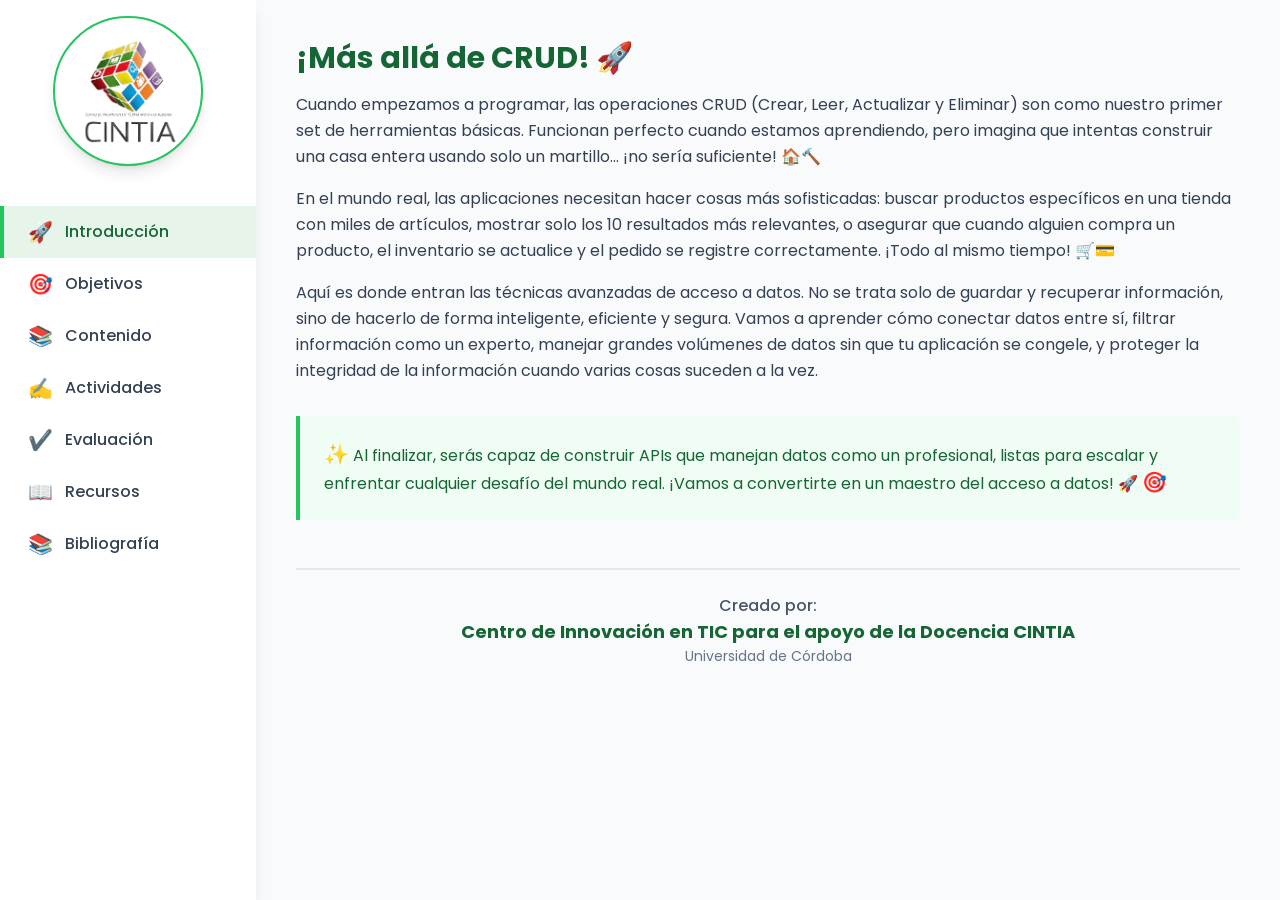
<file: p_tecnico/semestre_3/backend_2/unidad_1/tema_3/index.html>
<!DOCTYPE html>
<html lang="es">
<head>
    <meta charset="UTF-8">
    <meta name="viewport" content="width=device-width, initial-scale=1.0">
    <title>OVA: Acceso Avanzado a Datos</title>
    <link rel="stylesheet" href="tailwind.css">
    <link rel="preconnect" href="https://fonts.googleapis.com">
    <link rel="preconnect" href="https://fonts.gstatic.com" crossorigin>
    <link href="https://fonts.googleapis.com/css2?family=Poppins:wght@400;500;600;700&display=swap" rel="stylesheet">
    <style>
        /* =============================================
           ESTILOS BASE — NO MODIFICAR
           ============================================= */
        body {
            font-family: 'Poppins', sans-serif;
            overflow-x: hidden;
            max-width: 100vw;
        }
        html {
            overflow-x: hidden;
            max-width: 100vw;
        }
        aside.w-64 {
            position: fixed;
            height: 100vh;
            overflow-y: auto;
        }
        @media (min-width: 768px) {
            main.flex-1 { margin-left: 16rem; }
        }
        .md\:hidden.mb-6 {
            position: fixed;
            top: 0; left: 0; right: 0;
            z-index: 50;
            background-color: #f8fafc;
            padding: 1rem;
            box-shadow: 0 2px 4px rgba(0,0,0,0.1);
        }
        @media (max-width: 767px) {
            main.flex-1 {
                padding-top: 12rem;
                padding-left: 0.5rem;
                padding-right: 0.5rem;
                overflow-x: hidden;
                max-width: 100vw;
            }
            * { box-sizing: border-box; }
            body, html, main, .accordion-panel, .content-section {
                overflow-x: hidden !important;
                max-width: 100vw !important;
            }
            pre { overflow-x: auto; max-width: 100%; }
            h2 { font-size: 1.5rem !important; }
            h3 { font-size: 1.25rem !important; }
            h4 { font-size: 1.125rem !important; }
            .accordion-panel {
                overflow-x: hidden;
                max-width: 100%;
                padding: 0.5rem !important;
            }
            .content-section {
                overflow-x: hidden;
                max-width: 100%;
                padding-left: 0 !important;
                padding-right: 0 !important;
            }
            .speech-controls { flex-wrap: wrap; gap: 0.5rem; }
            .speech-controls button { font-size: 0.75rem; padding: 0.25rem 0.75rem; }
        }
        .sidebar-link {
            transition: all 0.3s ease;
            border-left: 4px solid transparent;
        }
        .sidebar-link.active, .sidebar-link:hover {
            background-color: #e6f4ea;
            color: #166534;
            border-left-color: #22c55e;
        }
        .content-pane {
            display: none;
            animation: fadeIn 0.5s ease-in-out;
        }
        .content-pane.active { display: block; }
        @keyframes fadeIn {
            from { opacity: 0; transform: translateY(20px); }
            to   { opacity: 1; transform: translateY(0); }
        }
        .quiz-option:hover { background-color: #f0fdf4; }
        .quiz-option.selected {
            background-color: #dcfce7;
            border-color: #22c55e;
        }
        .accordion-btn { cursor: pointer; }
        .accordion-panel { transition: all 0.3s ease; }
        /* =============================================
           ESTILOS PERSONALIZADOS DEL OVA
           ============================================= */
        .progress-bar {
            transition: width 0.5s ease-in-out;
        }
        .badge-earned {
            animation: pulse 0.5s ease-in-out;
        }
        @keyframes pulse {
            0%, 100% { transform: scale(1); }
            50% { transform: scale(1.1); }
        }
        .code-block {
            background-color: #1e293b;
            color: #e2e8f0;
            border-radius: 0.5rem;
            padding: 1rem;
            font-family: 'Courier New', monospace;
            font-size: 0.875rem;
            overflow-x: auto;
        }
        .relation-card {
            transition: transform 0.3s ease, box-shadow 0.3s ease;
        }
        .relation-card:hover {
            transform: translateY(-5px);
            box-shadow: 0 10px 25px rgba(0,0,0,0.1);
        }
        .timer-display {
            font-family: 'Courier New', monospace;
            font-size: 2rem;
            font-weight: bold;
        }
    </style>
</head>
<body class="bg-slate-50">

    <div class="flex min-h-screen">

        <!-- =============================================
             SIDEBAR — NO MODIFICAR ESTRUCTURA NI ESTILOS
             ============================================= -->
        <aside class="w-64 bg-white shadow-lg flex-shrink-0 hidden md:flex md:flex-col">
            <div class="p-4">
                <div style="width:150px;height:150px;" class="p-2 mx-auto flex items-center justify-center bg-white rounded-full shadow-lg border-2 border-green-500 transition-shadow duration-300 hover:shadow-green-400">
                    <img src="img/logo.webp" alt="Logo OVA" class="w-5/6 h-5/6 object-contain" loading="lazy">
                </div>
            </div>
            <nav class="mt-6 flex-1">
                <a href="#" class="sidebar-link active flex items-center py-3 px-6 font-medium text-slate-700" data-target="introduccion"><span class="mr-3 text-xl">🚀</span> Introducción</a>
                <a href="#" class="sidebar-link flex items-center py-3 px-6 font-medium text-slate-700" data-target="objetivos"><span class="mr-3 text-xl">🎯</span> Objetivos</a>
                <a href="#" class="sidebar-link flex items-center py-3 px-6 font-medium text-slate-700" data-target="contenido"><span class="mr-3 text-xl">📚</span> Contenido</a>
                <a href="#" class="sidebar-link flex items-center py-3 px-6 font-medium text-slate-700" data-target="actividades"><span class="mr-3 text-xl">✍️</span> Actividades</a>
                <a href="#" class="sidebar-link flex items-center py-3 px-6 font-medium text-slate-700" data-target="evaluacion"><span class="mr-3 text-xl">✔️</span> Evaluación</a>
                <a href="#" class="sidebar-link flex items-center py-3 px-6 font-medium text-slate-700" data-target="recursos"><span class="mr-3 text-xl">📖</span> Recursos</a>
                <a href="#" class="sidebar-link flex items-center py-3 px-6 font-medium text-slate-700" data-target="bibliografia"><span class="mr-3 text-xl">📚</span> Bibliografía</a>
            </nav>
        </aside>

        <!-- =============================================
             CONTENIDO PRINCIPAL
             ============================================= -->
        <main class="flex-1 p-4 sm:p-6 md:p-10 bg-gray-50">

            <!-- MOBILE HEADER — NO MODIFICAR -->
            <div class="md:hidden mb-6 flex flex-col items-center">
                <div style="width:100px;height:100px;" class="p-2 flex items-center justify-center bg-white rounded-full shadow-lg transition-shadow duration-300 hover:shadow-green-400 mb-2">
                    <img src="img/logo.webp" alt="Logo OVA" class="w-5/6 h-5/6 object-contain" loading="lazy">
                </div>
                <select id="mobile-nav" class="w-full mt-2 p-2 border rounded-md bg-white shadow-sm">
                    <option value="introduccion">🚀 Introducción</option>
                    <option value="objetivos">🎯 Objetivos</option>
                    <option value="contenido">📚 Contenido</option>
                    <option value="actividades">✍️ Actividades</option>
                    <option value="evaluacion">✔️ Evaluación</option>
                    <option value="recursos">📖 Recursos</option>
                    <option value="bibliografia">📚 Bibliografía</option>
                </select>
            </div>

            <!-- =============================================
                 SECCIÓN: INTRODUCCIÓN
                 ============================================= -->
            <div id="introduccion" class="content-pane active">
                <h2 class="text-2xl sm:text-3xl font-bold text-green-800 mb-4">¡Más allá de CRUD! 🚀</h2>

                <p class="text-slate-700 leading-relaxed mb-4">
                    Cuando empezamos a programar, las operaciones CRUD (Crear, Leer, Actualizar y Eliminar) son como nuestro primer set de herramientas básicas. Funcionan perfecto cuando estamos aprendiendo, pero imagina que intentas construir una casa entera usando solo un martillo... ¡no sería suficiente! 🏠🔨
                </p>
                <p class="text-slate-700 leading-relaxed mb-4">
                    En el mundo real, las aplicaciones necesitan hacer cosas más sofisticadas: buscar productos específicos en una tienda con miles de artículos, mostrar solo los 10 resultados más relevantes, o asegurar que cuando alguien compra un producto, el inventario se actualice y el pedido se registre correctamente. ¡Todo al mismo tiempo! 🛒💳
                </p>
                <p class="text-slate-700 leading-relaxed mb-4">
                    Aquí es donde entran las técnicas avanzadas de acceso a datos. No se trata solo de guardar y recuperar información, sino de hacerlo de forma inteligente, eficiente y segura. Vamos a aprender cómo conectar datos entre sí, filtrar información como un experto, manejar grandes volúmenes de datos sin que tu aplicación se congele, y proteger la integridad de la información cuando varias cosas suceden a la vez.
                </p>
                <div class="mt-8 p-4 sm:p-6 bg-green-50 border-l-4 border-green-500 rounded-r-lg">
                    <p class="text-green-800">
                        <span class="text-xl">✨</span> Al finalizar, serás capaz de construir APIs que manejan datos como un profesional, listas para escalar y enfrentar cualquier desafío del mundo real. ¡Vamos a convertirte en un maestro del acceso a datos! 🚀 <span class="text-xl">🎯</span>
                    </p>
                </div>
            </div>

            <!-- =============================================
                 SECCIÓN: OBJETIVOS
                 ============================================= -->
            <div id="objetivos" class="content-pane">
                <h2 class="text-2xl sm:text-3xl font-bold text-green-800 mb-6">Objetivos de aprendizaje 🎯</h2>
                <ul class="space-y-4">
                    <li class="flex items-start p-4 bg-white rounded-lg shadow-sm">
                        <span class="text-green-700 mr-3 text-2xl">🧠</span>
                        <span>Comprender y aplicar técnicas avanzadas de acceso a datos en una API REST mediante el manejo de relaciones entre entidades, filtros de consulta, paginación y transacciones simples.</span>
                    </li>
                    <li class="flex items-start p-4 bg-white rounded-lg shadow-sm">
                        <span class="text-green-700 mr-3 text-2xl">🏗️</span>
                        <span>Integrar estas técnicas dentro de una arquitectura por capas que favorezca la mantenibilidad, escalabilidad y confiabilidad de las aplicaciones backend.</span>
                    </li>
                </ul>
            </div>

            <!-- =============================================
                 SECCIÓN: CONTENIDO
                 ============================================= -->
            <div id="contenido" class="content-pane">
                <div class="w-full max-w-8xl mx-auto">

                    <!-- SISTEMA DE PUNTOS Y PROGRESO -->
                    <div class="mb-6 p-4 bg-gradient-to-r from-green-100 to-teal-100 rounded-xl border border-green-300">
                        <div class="flex flex-col sm:flex-row justify-between items-center mb-3">
                            <div class="flex items-center gap-3 mb-2 sm:mb-0">
                                <span class="text-2xl">⭐</span>
                                <span class="font-bold text-green-800">Puntos: <span id="total-puntos">0</span></span>
                            </div>
                            <div class="flex items-center gap-3">
                                <span class="text-2xl">🏆</span>
                                <span class="font-bold text-green-800">Nivel: <span id="nivel-actual">Principiante</span></span>
                            </div>
                        </div>
                        <div class="w-full bg-white rounded-full h-4 border border-green-300">
                            <div id="progress-bar" class="progress-bar bg-green-500 h-4 rounded-full" style="width: 0%"></div>
                        </div>
                        <p class="text-sm text-green-700 mt-2 text-center">Progreso: <span id="progreso-texto">0</span>%</p>
                    </div>

                    <!-- ACORDEÓN 1: Filtros de consulta -->
                    <div class="mb-4">
                        <button type="button" class="w-full flex justify-between items-center p-4 bg-green-100 border border-green-300 rounded-t-lg focus:outline-none font-bold text-green-800 text-lg accordion-btn mb-2 text-left" data-target="#panel-subtema-1">
                            <span>🔍 Filtros de consulta: encuentra lo que necesitas</span>
                            <span class="ml-2">➕</span>
                        </button>
                    </div>
                    <div id="panel-subtema-1" class="accordion-panel hidden bg-white border border-t-0 border-green-300 rounded-b-lg p-4 mb-6">
                        <div class="space-y-6 text-slate-700 leading-relaxed">

                            <div id="subtema-1-contenido" class="content-section">
                                <p class="mb-4">Imagina que entras a una biblioteca con millones de libros y quieres encontrar algo específico. ¿Recorrerías todos los libros uno por uno? ¡Por supuesto que no! Usarías el catálogo para filtrar por autor, género o año. En bases de datos es lo mismo 📚.</p>
                                
                                <div class="mt-4 p-4 bg-blue-50 border border-blue-300 rounded-lg">
                                    <p class="text-sm text-blue-800 font-semibold mb-2">💡 <strong>Analogía:</strong></p>
                                    <p class="text-slate-600 text-sm">Los filtros son como el buscador de Netflix. No ves todas las películas existentes, solo las que coinciden con tus criterios: "comedia", "2023", "menos de 2 horas". ¡Eso es un filtro en acción! 🎬</p>
                                </div>

                                <p class="mb-4 mt-4">En una API REST, los filtros se implementan mediante parámetros en la URL:</p>
                                
                                <div class="code-block mt-2">
                                    <pre>GET /productos?categoria=laptops&precioMax=3500&disponible=true</pre>
                                </div>

                                <p class="mb-4 mt-4">Los operadores de filtro más comunes son:</p>
                                
                                <div class="grid grid-cols-2 gap-3 mt-4">
                                    <div class="p-3 bg-green-50 border border-green-300 rounded-lg text-center">
                                        <span class="text-2xl">=</span>
                                        <p class="text-sm font-semibold text-green-800 mt-1">Igual a</p>
                                    </div>
                                    <div class="p-3 bg-blue-50 border border-blue-300 rounded-lg text-center">
                                        <span class="text-2xl">≠</span>
                                        <p class="text-sm font-semibold text-blue-800 mt-1">Diferente de</p>
                                    </div>
                                    <div class="p-3 bg-purple-50 border border-purple-300 rounded-lg text-center">
                                        <span class="text-2xl">&gt;</span>
                                        <p class="text-sm font-semibold text-purple-800 mt-1">Mayor que</p>
                                    </div>
                                    <div class="p-3 bg-orange-50 border border-orange-300 rounded-lg text-center">
                                        <span class="text-2xl">&lt;</span>
                                        <p class="text-sm font-semibold text-orange-800 mt-1">Menor que</p>
                                    </div>
                                </div>

                                <!-- ACTIVIDAD INTERACTIVA: Quiz de filtros -->
                                <div class="mt-6 p-4 bg-teal-50 border border-teal-300 rounded-lg">
                                    <p class="text-sm text-teal-800 font-semibold mb-2">🎮 <strong>Misión 1: Construye el filtro</strong></p>
                                    <p class="text-slate-600 text-sm mb-3">¿Qué URL usarías para obtener productos con precio menor a 1000?</p>
                                    <div class="grid grid-cols-2 gap-2">
                                        <button onclick="verificarFiltro(1, this)" class="quiz-filtro-btn p-2 bg-white border-2 border-slate-300 rounded-lg hover:bg-green-50 transition-colors text-sm">GET /productos?precio=1000</button>
                                        <button onclick="verificarFiltro(2, this)" class="quiz-filtro-btn p-2 bg-white border-2 border-slate-300 rounded-lg hover:bg-green-50 transition-colors text-sm">GET /productos?precio&lt;1000</button>
                                        <button onclick="verificarFiltro(3, this)" class="quiz-filtro-btn p-2 bg-white border-2 border-slate-300 rounded-lg hover:bg-green-50 transition-colors text-sm">GET /productos?precioMax=1000</button>
                                        <button onclick="verificarFiltro(4, this)" class="quiz-filtro-btn p-2 bg-white border-2 border-slate-300 rounded-lg hover:bg-green-50 transition-colors text-sm">GET /productos?precioMin=1000</button>
                                    </div>
                                    <p id="filtro-feedback" class="mt-3 text-sm font-semibold hidden"></p>
                                </div>

                            </div>

                        </div>
                    </div>

                    <!-- ACORDEÓN 2: Relaciones entre entidades -->
                    <div class="mb-4">
                        <button type="button" class="w-full flex justify-between items-center p-4 bg-green-100 border border-green-300 rounded-t-lg focus:outline-none font-bold text-green-800 text-lg accordion-btn mb-2 text-left" data-target="#panel-subtema-2">
                            <span>🔗 Relaciones entre entidades: conectando los datos</span>
                            <span class="ml-2">➕</span>
                        </button>
                    </div>
                    <div id="panel-subtema-2" class="accordion-panel hidden bg-white border border-t-0 border-green-300 rounded-b-lg p-4 mb-6">
                        <div class="space-y-6 text-slate-700 leading-relaxed">

                            <div id="subtema-2-contenido" class="content-section">
                                <p class="mb-4">En el mundo real, los datos no viven aislados. Un cliente tiene pedidos, cada pedido tiene productos, y cada producto pertenece a una categoría. Estas conexiones son las <strong>relaciones</strong> 🔗.</p>
                                
                                <div class="mt-4 p-4 bg-yellow-50 border border-yellow-300 rounded-lg">
                                    <p class="text-sm text-yellow-800 font-semibold mb-2">💡 <strong>Analogía:</strong></p>
                                    <p class="text-slate-600 text-sm">Piensa en las redes sociales. Tú (usuario) tienes amigos (relación), publicas fotos (relación), y cada foto tiene likes (relación). ¡Todo está conectado! 📱👥</p>
                                </div>

                                <p class="mb-4 mt-4">Los tipos de relaciones más comunes son:</p>
                                
                                <div class="space-y-3 mt-4">
                                    <div class="relation-card p-4 bg-gradient-to-r from-green-50 to-green-100 border border-green-300 rounded-lg">
                                        <h4 class="font-bold text-green-800">1️⃣ Uno a Uno (1:1)</h4>
                                        <p class="text-sm text-slate-600 mt-1">Cada registro de una tabla se relaciona con máximo un registro de otra tabla. Ejemplo: Una persona y su documento de identidad.</p>
                                    </div>
                                    
                                    <div class="relation-card p-4 bg-gradient-to-r from-blue-50 to-blue-100 border border-blue-300 rounded-lg">
                                        <h4 class="font-bold text-blue-800">2️⃣ Uno a Muchos (1:N)</h4>
                                        <p class="text-sm text-slate-600 mt-1">Un registro de una tabla se relaciona con muchos registros de otra. Ejemplo: Un cliente tiene muchos pedidos.</p>
                                    </div>
                                    
                                    <div class="relation-card p-4 bg-gradient-to-r from-purple-50 to-purple-100 border border-purple-300 rounded-lg">
                                        <h4 class="font-bold text-purple-800">3️⃣ Muchos a Muchos (N:M)</h4>
                                        <p class="text-sm text-slate-600 mt-1">Muchos registros de una tabla se relacionan con muchos de otra. Ejemplo: Estudiantes y cursos (un estudiante toma muchos cursos, un curso tiene muchos estudiantes).</p>
                                    </div>
                                </div>

                                <!-- ACTIVIDAD INTERACTIVA: Identificar relación -->
                                <div class="mt-6 p-4 bg-teal-50 border border-teal-300 rounded-lg">
                                    <p class="text-sm text-teal-800 font-semibold mb-2">🎮 <strong>Misión 2: Identifica la relación</strong></p>
                                    <p class="text-slate-600 text-sm mb-3">¿Qué tipo de relación existe entre "Autores" y "Libros" (un autor puede escribir varios libros, un libro tiene un autor)?</p>
                                    <div class="grid grid-cols-3 gap-2">
                                        <button onclick="verificarRelacion(1, this)" class="quiz-relacion-btn p-2 bg-white border-2 border-slate-300 rounded-lg hover:bg-green-50 transition-colors text-sm">Uno a Uno</button>
                                        <button onclick="verificarRelacion(2, this)" class="quiz-relacion-btn p-2 bg-white border-2 border-slate-300 rounded-lg hover:bg-green-50 transition-colors text-sm">Uno a Muchos</button>
                                        <button onclick="verificarRelacion(3, this)" class="quiz-relacion-btn p-2 bg-white border-2 border-slate-300 rounded-lg hover:bg-green-50 transition-colors text-sm">Muchos a Muchos</button>
                                    </div>
                                    <p id="relacion-feedback" class="mt-3 text-sm font-semibold hidden"></p>
                                </div>

                            </div>

                        </div>
                    </div>

                    <!-- ACORDEÓN 3: Paginación -->
                    <div class="mb-4">
                        <button type="button" class="w-full flex justify-between items-center p-4 bg-green-100 border border-green-300 rounded-t-lg focus:outline-none font-bold text-green-800 text-lg accordion-btn mb-2 text-left" data-target="#panel-subtema-3">
                            <span>📄 Paginación: manejando grandes volúmenes</span>
                            <span class="ml-2">➕</span>
                        </button>
                    </div>
                    <div id="panel-subtema-3" class="accordion-panel hidden bg-white border border-t-0 border-green-300 rounded-b-lg p-4 mb-6">
                        <div class="space-y-6 text-slate-700 leading-relaxed">

                            <div id="subtema-3-contenido" class="content-section">
                                <p class="mb-4">¿Alguna vez has buscado algo en Google y visto "página 1 de 10" al final? ¡Eso es paginación! 📄 En lugar de enviar 10,000 resultados de golpe, envías 20 o 50 a la vez. Es más rápido y consume menos recursos.</p>
                                
                                <div class="mt-4 p-4 bg-red-50 border border-red-300 rounded-lg">
                                    <p class="text-sm text-red-800 font-semibold mb-2">⚠️ <strong>¿Por qué es importante?</strong></p>
                                    <p class="text-slate-600 text-sm">Sin paginación, tu API podría enviar megabytes de datos en una sola respuesta. El navegador se congelaría, el servidor se saturaría, y el usuario se iría frustrado. ¡La paginación salva el día! 🦸‍♂️</p>
                                </div>

                                <p class="mb-4 mt-4">Los parámetros de paginación más usados son:</p>
                                
                                <div class="code-block mt-2">
                                    <pre>GET /productos?page=1&limit=20</pre>
                                </div>

                                <p class="mb-4 mt-4">Donde:</p>
                                <ul class="list-disc list-inside space-y-2 text-slate-700">
                                    <li><strong>page</strong>: número de página (empezando desde 1)</li>
                                    <li><strong>limit</strong>: cantidad de registros por página</li>
                                </ul>

                                <p class="mb-4 mt-4">Para calcular el offset (desplazamiento):</p>
                                
                                <div class="code-block mt-2">
                                    <pre>offset = (page - 1) * limit</pre>
                                </div>

                                <!-- ACTIVIDAD INTERACTIVA: Calculadora de paginación -->
                                <div class="mt-6 p-4 bg-teal-50 border border-teal-300 rounded-lg">
                                    <p class="text-sm text-teal-800 font-semibold mb-2">🎮 <strong>Misión 3: Calcula el offset</strong></p>
                                    <p class="text-slate-600 text-sm mb-3">Si estás en la página 3 y quieres 10 registros por página, ¿cuál es el offset?</p>
                                    <div class="flex gap-2 items-center">
                                        <input type="number" id="offset-input" class="p-2 border-2 border-slate-300 rounded-lg w-24" placeholder="Tu respuesta">
                                        <button onclick="verificarOffset()" class="bg-green-600 text-white font-bold py-2 px-4 rounded-lg hover:bg-green-700 transition-colors text-sm">Verificar</button>
                                    </div>
                                    <p id="offset-feedback" class="mt-3 text-sm font-semibold hidden"></p>
                                </div>

                            </div>

                        </div>
                    </div>

                    <!-- ACORDEÓN 4: Transacciones simples -->
                    <div class="mb-4">
                        <button type="button" class="w-full flex justify-between items-center p-4 bg-green-100 border border-green-300 rounded-t-lg focus:outline-none font-bold text-green-800 text-lg accordion-btn mb-2 text-left" data-target="#panel-subtema-4">
                            <span>🔒 Transacciones: protegiendo la integridad</span>
                            <span class="ml-2">➕</span>
                        </button>
                    </div>
                    <div id="panel-subtema-4" class="accordion-panel hidden bg-white border border-t-0 border-green-300 rounded-b-lg p-4 mb-6">
                        <div class="space-y-6 text-slate-700 leading-relaxed">

                            <div id="subtema-4-contenido" class="content-section">
                                <p class="mb-4">Imagina que transfieres dinero de tu cuenta a la de un amigo. ¿Qué pasaría si el sistema debita tu cuenta pero, por un error, nunca acredita la cuenta de tu amigo? ¡Tu dinero desaparecería! 😱 Las transacciones evitan esto.</p>
                                
                                <div class="mt-4 p-4 bg-green-50 border border-green-300 rounded-lg">
                                    <p class="text-sm text-green-800 font-semibold mb-2">💡 <strong>Analogía:</strong></p>
                                    <p class="text-slate-600 text-sm">Una transacción es como un paquete "todo o nada". O todas las operaciones se completan con éxito, o ninguna se aplica. Es como comprar en línea: o pagas y recibes el producto, o no pasa nada y te devuelven el dinero. 💳📦</p>
                                </div>

                                <p class="mb-4 mt-4">Las propiedades ACID de las transacciones:</p>
                                
                                <div class="grid grid-cols-2 gap-3 mt-4">
                                    <div class="p-3 bg-red-50 border border-red-300 rounded-lg text-center">
                                        <span class="text-2xl">A</span>
                                        <p class="text-sm font-semibold text-red-800 mt-1">Atomicidad</p>
                                        <p class="text-xs text-slate-600">Todo o nada</p>
                                    </div>
                                    <div class="p-3 bg-blue-50 border border-blue-300 rounded-lg text-center">
                                        <span class="text-2xl">C</span>
                                        <p class="text-sm font-semibold text-blue-800 mt-1">Consistencia</p>
                                        <p class="text-xs text-slate-600">Datos válidos</p>
                                    </div>
                                    <div class="p-3 bg-green-50 border border-green-300 rounded-lg text-center">
                                        <span class="text-2xl">I</span>
                                        <p class="text-sm font-semibold text-green-800 mt-1">Aislamiento</p>
                                        <p class="text-xs text-slate-600">Sin interferencia</p>
                                    </div>
                                    <div class="p-3 bg-purple-50 border border-purple-300 rounded-lg text-center">
                                        <span class="text-2xl">D</span>
                                        <p class="text-sm font-semibold text-purple-800 mt-1">Durabilidad</p>
                                        <p class="text-xs text-slate-600">Permanencia</p>
                                    </div>
                                </div>

                                <!-- ACTIVIDAD INTERACTIVA: Quiz ACID -->
                                <div class="mt-6 p-4 bg-teal-50 border border-teal-300 rounded-lg">
                                    <p class="text-sm text-teal-800 font-semibold mb-2">🎮 <strong>Misión 4: ¿Qué significa A en ACID?</strong></p>
                                    <div class="grid grid-cols-2 gap-2">
                                        <button onclick="verificarACID(1, this)" class="quiz-acid-btn p-2 bg-white border-2 border-slate-300 rounded-lg hover:bg-green-50 transition-colors text-sm">Autenticación</button>
                                        <button onclick="verificarACID(2, this)" class="quiz-acid-btn p-2 bg-white border-2 border-slate-300 rounded-lg hover:bg-green-50 transition-colors text-sm">Atomicidad</button>
                                        <button onclick="verificarACID(3, this)" class="quiz-acid-btn p-2 bg-white border-2 border-slate-300 rounded-lg hover:bg-green-50 transition-colors text-sm">Autorización</button>
                                        <button onclick="verificarACID(4, this)" class="quiz-acid-btn p-2 bg-white border-2 border-slate-300 rounded-lg hover:bg-green-50 transition-colors text-sm">Algoritmo</button>
                                    </div>
                                    <p id="acid-feedback" class="mt-3 text-sm font-semibold hidden"></p>
                                </div>

                                <!-- INSIGNIA FINAL -->
                                <div id="insignia-final" class="mt-6 p-4 bg-gradient-to-r from-yellow-100 to-orange-100 border border-yellow-400 rounded-lg hidden">
                                    <div class="flex items-center justify-center gap-3">
                                        <span class="text-4xl">🏅</span>
                                        <div>
                                            <p class="font-bold text-yellow-800">¡Insignia desbloqueada!</p>
                                            <p class="text-sm text-yellow-700">Maestro del Acceso a Datos</p>
                                        </div>
                                    </div>
                                </div>

                            </div>

                        </div>
                    </div>

                </div>
            </div>

            <!-- =============================================
                 SECCIÓN: ACTIVIDADES
                 ============================================= -->
            <div id="actividades" class="content-pane">
                <h2 class="text-2xl sm:text-3xl font-bold text-green-800 mb-6">Actividades prácticas ✍️</h2>
                
                <!-- SISTEMA DE PUNTOS DE ACTIVIDADES -->
                <div class="mb-6 p-4 bg-gradient-to-r from-purple-100 to-pink-100 rounded-xl border border-purple-300">
                    <div class="flex justify-between items-center">
                        <div class="flex items-center gap-3">
                            <span class="text-2xl">⭐</span>
                            <span class="font-bold text-purple-800">Puntos actividades: <span id="puntos-actividades">0</span>/100</span>
                        </div>
                        <div class="flex items-center gap-2">
                            <span class="text-2xl">🎖️</span>
                            <span id="insignias-actividades" class="font-bold text-purple-800">0 insignias</span>
                        </div>
                    </div>
                </div>

                <div class="space-y-6">

                    <!-- Actividad 1 -->
                    <div class="bg-white border-l-4 border-green-500 rounded-lg shadow-sm p-6">
                        <h3 class="text-xl font-bold text-green-700 mb-3">🔍 Actividad 1: Diseño de filtros</h3>
                        <p class="mb-4 text-slate-700 leading-relaxed">
                            Diseña un sistema de filtros para una API de productos de una tienda virtual. Debe permitir filtrar por: categoría, rango de precios (mínimo y máximo), disponibilidad y calificación mínima. Documenta los endpoints con sus parámetros y ejemplos de uso.
                        </p>
                        <div class="mt-4 p-4 bg-green-50 rounded-lg border border-green-200">
                            <p class="text-sm text-green-800">
                                <span class="font-bold">📝 Producto esperado:</span> Documentación de al menos 3 endpoints con filtros combinados.
                            </p>
                        </div>
                        <button onclick="completarActividad(1, 30)" class="mt-4 bg-green-600 text-white font-bold py-2 px-4 rounded-lg hover:bg-green-700 transition-colors text-sm">✅ Marcar como completada (+30 pts)</button>
                    </div>

                    <!-- Actividad 2 -->
                    <div class="bg-white border-l-4 border-green-500 rounded-lg shadow-sm p-6">
                        <h3 class="text-xl font-bold text-green-700 mb-3">🔗 Actividad 2: Modelado de relaciones</h3>
                        <p class="mb-4 text-slate-700 leading-relaxed">
                            Crea un diagrama entidad-relación para un sistema de gestión de una biblioteca. Debe incluir al menos las entidades: Libros, Autores, Categorías, Usuarios y Préstamos. Identifica y documenta todas las relaciones entre estas entidades (1:1, 1:N, N:M).
                        </p>
                        <div class="mt-4 p-4 bg-green-50 rounded-lg border border-green-200">
                            <p class="text-sm text-green-800">
                                <span class="font-bold">📝 Producto esperado:</span> Diagrama ER con al menos 5 entidades y 4 relaciones documentadas.
                            </p>
                        </div>
                        <button onclick="completarActividad(2, 35)" class="mt-4 bg-green-600 text-white font-bold py-2 px-4 rounded-lg hover:bg-green-700 transition-colors text-sm">✅ Marcar como completada (+35 pts)</button>
                    </div>

                    <!-- Actividad 3 -->
                    <div class="bg-white border-l-4 border-green-500 rounded-lg shadow-sm p-6">
                        <h3 class="text-xl font-bold text-green-700 mb-3">🔒 Actividad 3: Implementación de transacción</h3>
                        <p class="mb-4 text-slate-700 leading-relaxed">
                            Implementa una transacción simple en tu API para el proceso de compra: (1) verificar stock del producto, (2) descontar del inventario, (3) crear el pedido, (4) registrar el pago. Si alguna operación falla, ninguna debe aplicarse. Usa el patrón de arquitectura por capas.
                        </p>
                        <div class="mt-4 p-4 bg-green-50 rounded-lg border border-green-200">
                            <p class="text-sm text-green-800">
                                <span class="font-bold">📝 Producto esperado:</span> Código funcional de la transacción con manejo de errores.
                            </p>
                        </div>
                        <button onclick="completarActividad(3, 35)" class="mt-4 bg-green-600 text-white font-bold py-2 px-4 rounded-lg hover:bg-green-700 transition-colors text-sm">✅ Marcar como completada (+35 pts)</button>
                    </div>

                </div>
            </div>

            <!-- =============================================
                 SECCIÓN: EVALUACIÓN
                 ============================================= -->
            <div id="evaluacion" class="content-pane">
                <h2 class="text-2xl sm:text-3xl font-bold text-green-800 mb-6">Evaluación final ✔️</h2>
                <div class="bg-white p-6 rounded-lg shadow-md">
                    <p class="text-slate-600 mb-6">¡Demuestra lo que has aprendido! Selecciona la respuesta correcta para cada pregunta. 🎯</p>
                    <div id="quiz-container"></div>
                    <button id="submit-quiz-btn" class="mt-6 bg-green-600 text-white font-bold py-2 px-6 rounded-lg hover:bg-green-700 transition-colors">Finalizar evaluación</button>
                    <div id="quiz-result" class="mt-4 text-lg font-bold"></div>
                </div>
            </div>

            <!-- =============================================
                 SECCIÓN: RECURSOS
                 ============================================= -->
            <div id="recursos" class="content-pane">
                <h2 class="text-2xl sm:text-3xl font-bold text-green-800 mb-6">Recursos para profundizar 📖</h2>
                <p class="text-slate-700 leading-relaxed mb-6">Para ampliar tu conocimiento, te recomendamos explorar los siguientes recursos:</p>
                <ul class="space-y-4">

                    <!-- Recurso 1 -->
                    <li class="bg-white p-4 rounded-lg shadow-md hover:shadow-lg transition-shadow border-l-4 border-green-500 flex flex-col sm:flex-row sm:items-center justify-between">
                        <div>
                            <h3 class="font-bold text-green-700">Documentación oficial de Sequelize</h3>
                            <p class="text-slate-600 mb-2">Documentación oficial para implementar el ORM Sequelize y gestionar modelos, consultas, relaciones y operaciones con bases de datos en aplicaciones Node.js.</p>
                            <a href="https://sequelize.org/" target="_blank" class="underline text-slate-700 hover:text-green-700">Ir al recurso</a>
                        </div>
                        <div class="mt-4 sm:mt-0 sm:ml-6 flex-shrink-0">
                            <div class="bg-green-50 border border-green-300 rounded flex items-center justify-center" style="width:2cm;height:2cm;">
                                <img src="img/qr-recurso-1.png" alt="QR Sequelize" class="max-w-full max-h-full object-contain" loading="lazy">
                            </div>
                        </div>
                    </li>

                    <!-- Recurso 2 -->
                    <li class="bg-white p-4 rounded-lg shadow-md hover:shadow-lg transition-shadow border-l-4 border-green-500 flex flex-col sm:flex-row sm:items-center justify-between">
                        <div>
                            <h3 class="font-bold text-green-700">Documentación oficial de PostgreSQL</h3>
                            <p class="text-slate-600 mb-2">Documentación oficial para consultar las funcionalidades, comandos SQL y características del sistema de gestión de bases de datos PostgreSQL.</p>
                            <a href="https://www.postgresql.org/docs/" target="_blank" class="underline text-slate-700 hover:text-green-700">Ir al recurso</a>
                        </div>
                        <div class="mt-4 sm:mt-0 sm:ml-6 flex-shrink-0">
                            <div class="bg-green-50 border border-green-300 rounded flex items-center justify-center" style="width:2cm;height:2cm;">
                                <img src="img/qr-recurso-2.png" alt="QR PostgreSQL" class="max-w-full max-h-full object-contain" loading="lazy">
                            </div>
                        </div>
                    </li>

                    <!-- Recurso 3 -->
                    <li class="bg-white p-4 rounded-lg shadow-md hover:shadow-lg transition-shadow border-l-4 border-green-500 flex flex-col sm:flex-row sm:items-center justify-between">
                        <div>
                            <h3 class="font-bold text-green-700">Herramienta para diagramación de arquitectura y flujos</h3>
                            <p class="text-slate-600 mb-2">Herramienta visual para crear diagramas que representen la arquitectura de aplicaciones, relaciones entre componentes y flujos de procesamiento de información.</p>
                            <a href="https://app.diagrams.net/" target="_blank" class="underline text-slate-700 hover:text-green-700">Ir al recurso</a>
                        </div>
                        <div class="mt-4 sm:mt-0 sm:ml-6 flex-shrink-0">
                            <div class="bg-green-50 border border-green-300 rounded flex items-center justify-center" style="width:2cm;height:2cm;">
                                <img src="img/qr-recurso-3.png" alt="QR Pagination" class="max-w-full max-h-full object-contain" loading="lazy">
                            </div>
                        </div>
                    </li>

                </ul>
            </div>

            <!-- =============================================
                 SECCIÓN: BIBLIOGRAFÍA
                 ============================================= -->
            <div id="bibliografia" class="content-pane">
                <h2 class="text-2xl sm:text-3xl font-bold text-green-800 mb-6">Bibliografía 📚</h2>
                <div class="space-y-6">

                    <div class="bg-white p-6 rounded-lg shadow-md hover:shadow-lg transition-shadow border-l-4 border-green-500">
                        <span class="block text-slate-700">
                            MongoDB Inc. (2024). <i>MongoDB Manual - Aggregation Pipeline.</i> Recuperado de <a href="https://www.mongodb.com/docs/manual/core/aggregation-pipeline/" class="text-green-700 underline break-all" target="_blank">https://www.mongodb.com/docs/manual/core/aggregation-pipeline/</a>
                        </span>
                    </div>

                    <div class="bg-white p-6 rounded-lg shadow-md hover:shadow-lg transition-shadow border-l-4 border-green-500">
                        <span class="block text-slate-700">
                            PostgreSQL Global Development Group. (2024). <i>PostgreSQL Documentation - Performance Tips.</i> Recuperado de <a href="https://www.postgresql.org/docs/current/performance-tips.html" class="text-green-700 underline break-all" target="_blank">https://www.postgresql.org/docs/current/performance-tips.html</a>
                        </span>
                    </div>

                    <div class="bg-white p-6 rounded-lg shadow-md hover:shadow-lg transition-shadow border-l-4 border-green-500">
                        <span class="block text-slate-700">
                            Richardson, L., & Ruby, S. (2008). <i>RESTful Web APIs.</i> O'Reilly Media.
                        </span>
                    </div>

                </div>
            </div>

            <!-- =============================================
                 FOOTER CON CRÉDITOS — NO MODIFICAR
                 ============================================= -->
            <footer class="mt-12 pt-6 border-t-2 border-slate-200 text-center">
                <p class="text-slate-600 font-medium">Creado por:</p>
                <p class="text-green-800 font-bold text-lg">Centro de Innovación en TIC para el apoyo de la Docencia CINTIA</p>
                <p class="text-slate-500 text-sm">Universidad de Córdoba</p>
            </footer>

        </main>
    </div>

    <!-- =============================================
         SCRIPTS
         ============================================= -->

    <!-- Script de navegación entre secciones — NO MODIFICAR -->
    <script>
        // Navegación desktop (sidebar)
        document.querySelectorAll('.sidebar-link').forEach(link => {
            link.addEventListener('click', function(e) {
                e.preventDefault();
                const target = this.dataset.target;
                document.querySelectorAll('.content-pane').forEach(p => p.classList.remove('active'));
                document.querySelectorAll('.sidebar-link').forEach(l => l.classList.remove('active'));
                document.getElementById(target).classList.add('active');
                this.classList.add('active');
            });
        });

        // Navegación mobile (select)
        document.getElementById('mobile-nav').addEventListener('change', function() {
            document.querySelectorAll('.content-pane').forEach(p => p.classList.remove('active'));
            document.getElementById(this.value).classList.add('active');
        });

        // Acordeones
        document.querySelectorAll('.accordion-btn').forEach(btn => {
            btn.addEventListener('click', function() {
                const targetId = this.dataset.target;
                const panel = document.querySelector(targetId);
                const icon = this.querySelector('span:last-child');
                if (panel.classList.contains('hidden')) {
                    panel.classList.remove('hidden');
                    icon.textContent = '➖';
                } else {
                    panel.classList.add('hidden');
                    icon.textContent = '➕';
                }
            });
        });

    </script>

    <!-- =============================================
         QUIZ — Preguntas de evaluación
         ============================================= -->
    <script>
        const quizData = [
            {
                question: "¿Cuál es el propósito principal de la paginación en una API REST?",
                options: ["Mejorar el diseño visual de la aplicación", "Reducir la carga de datos enviados en cada respuesta y mejorar el rendimiento", "Aumentar la seguridad de la API", "Eliminar la necesidad de filtros"],
                correct: 1
            },
            {
                question: "¿Qué tipo de relación existe entre un cliente y sus pedidos?",
                options: ["Uno a Uno (1:1)", "Uno a Muchos (1:N)", "Muchos a Muchos (N:M)", "Sin relación"],
                correct: 1
            },
            {
                question: "¿Qué significa la 'A' en las propiedades ACID de las transacciones?",
                options: ["Autenticación", "Atomicidad - todas las operaciones se completan o ninguna", "Autorización", "Algoritmo"],
                correct: 1
            },
            {
                question: "¿Cuál es la fórmula correcta para calcular el offset en paginación?",
                options: ["offset = page * limit", "offset = (page + 1) * limit", "offset = (page - 1) * limit", "offset = page / limit"],
                correct: 2
            },
            {
                question: "¿Qué parámetro usarías para filtrar productos con precio mayor a 500?",
                options: ["GET /productos?precio=500", "GET /productos?precioMax=500", "GET /productos?precioMin=500", "GET /productos?precio>500"],
                correct: 2
            },
            {
                question: "¿Cuál de las siguientes NO es una propiedad ACID?",
                options: ["Atomicidad", "Consistencia", "Aislamiento", "Autenticación"],
                correct: 3
            },
            {
                question: "¿Qué tipo de relación existe entre estudiantes y cursos (un estudiante toma muchos cursos, un curso tiene muchos estudiantes)?",
                options: ["Uno a Uno (1:1)", "Uno a Muchos (1:N)", "Muchos a Muchos (N:M)", "Sin relación"],
                correct: 2
            }
        ];

        // Renderizado del quiz — NO MODIFICAR
        const quizContainer = document.getElementById('quiz-container');
        quizData.forEach((item, index) => {
            const div = document.createElement('div');
            div.classList.add('mb-6');
            div.innerHTML = `
                <p class="font-semibold text-slate-800 mb-3">${index + 1}. ${item.question}</p>
                <div class="grid grid-cols-1 sm:grid-cols-2 gap-3 options-grid">
                    ${item.options.map((opt, i) => `
                        <div class="quiz-option border-2 border-slate-200 rounded-lg p-3 cursor-pointer transition-colors"
                             data-question="${index}" data-option="${i}">
                            <span class="font-medium text-green-700 mr-2">${String.fromCharCode(65+i)}.</span> ${opt}
                        </div>
                    `).join('')}
                </div>
            `;
            quizContainer.appendChild(div);
        });

        document.querySelectorAll('.quiz-option').forEach(opt => {
            opt.addEventListener('click', function() {
                const q = this.dataset.question;
                document.querySelectorAll(`[data-question="${q}"]`).forEach(o => o.classList.remove('selected'));
                this.classList.add('selected');
            });
        });

        document.getElementById('submit-quiz-btn').addEventListener('click', () => {
            let score = 0;
            quizData.forEach((item, index) => {
                const selected = document.querySelector(`.quiz-option.selected[data-question="${index}"]`);
                if (selected && parseInt(selected.dataset.option) === item.correct) score++;
            });
            const result = document.getElementById('quiz-result');
            const pct = Math.round((score / quizData.length) * 100);
            result.textContent = `Obtuviste ${score} de ${quizData.length} (${pct}%)`;
            result.className = `mt-4 text-lg font-bold ${pct >= 60 ? 'text-green-700' : 'text-red-600'}`;
            
            if (pct >= 60) {
                result.textContent += ' 🎉 ¡Excelente trabajo!';
            } else {
                result.textContent += ' 💪 ¡Sigue practicando!';
            }
        });
    </script>

    <!-- =============================================
         SCRIPTS DE ACTIVIDADES INTERACTIVAS
         ============================================= -->
    <script>
        // Sistema de puntos y progreso
        let totalPuntos = 0;
        let misionesCompletadas = 0;
        const totalMisiones = 4;

        function actualizarPuntos(puntos) {
            totalPuntos += puntos;
            document.getElementById('total-puntos').textContent = totalPuntos;
            
            misionesCompletadas++;
            const progreso = (misionesCompletadas / totalMisiones) * 100;
            document.getElementById('progress-bar').style.width = progreso + '%';
            document.getElementById('progreso-texto').textContent = Math.round(progreso);
            
            // Actualizar nivel
            if (progreso >= 100) {
                document.getElementById('nivel-actual').textContent = 'Experto';
                document.getElementById('insignia-final').classList.remove('hidden');
            } else if (progreso >= 75) {
                document.getElementById('nivel-actual').textContent = 'Avanzado';
            } else if (progreso >= 50) {
                document.getElementById('nivel-actual').textContent = 'Intermedio';
            } else if (progreso >= 25) {
                document.getElementById('nivel-actual').textContent = 'Principiante+';
            }
        }

        function mostrarFeedback(elementoId, mensaje, esCorrecto) {
            const feedback = document.getElementById(elementoId);
            feedback.classList.remove('hidden');
            feedback.textContent = mensaje;
            feedback.className = `mt-3 text-sm font-semibold ${esCorrecto ? 'text-green-700' : 'text-red-600'}`;
        }

        // Misión 1: Filtros
        function verificarFiltro(opcion, boton) {
            const esCorrecto = opcion === 2;
            document.querySelectorAll('.quiz-filtro-btn').forEach(btn => {
                btn.classList.remove('bg-green-200', 'bg-red-200');
                btn.classList.add('bg-white');
            });
            boton.classList.remove('bg-white');
            boton.classList.add(esCorrecto ? 'bg-green-200' : 'bg-red-200');
            
            if (esCorrecto) {
                mostrarFeedback('filtro-feedback', '¡Excelente! 🎉 &lt; significa "menor que". (+10 pts)', true);
                actualizarPuntos(10);
            } else {
                mostrarFeedback('filtro-feedback', '¡Casi! Inténtalo de nuevo 💪', false);
            }
        }

        // Misión 2: Relaciones
        function verificarRelacion(opcion, boton) {
            const esCorrecto = opcion === 2;
            document.querySelectorAll('.quiz-relacion-btn').forEach(btn => {
                btn.classList.remove('bg-green-200', 'bg-red-200');
                btn.classList.add('bg-white');
            });
            boton.classList.remove('bg-white');
            boton.classList.add(esCorrecto ? 'bg-green-200' : 'bg-red-200');
            
            if (esCorrecto) {
                mostrarFeedback('relacion-feedback', '¡Correcto! 🎉 Un autor tiene muchos libros. (+10 pts)', true);
                actualizarPuntos(10);
            } else {
                mostrarFeedback('relacion-feedback', '¡Casi! Inténtalo de nuevo 💪', false);
            }
        }

        // Misión 3: Offset
        function verificarOffset() {
            const input = document.getElementById('offset-input');
            const valor = parseInt(input.value);
            const esCorrecto = valor === 20;
            
            input.classList.remove('border-green-500', 'border-red-500');
            input.classList.add(esCorrecto ? 'border-green-500' : 'border-red-500');
            
            if (esCorrecto) {
                mostrarFeedback('offset-feedback', '¡Perfecto! 🎉 (3-1)*10 = 20. (+10 pts)', true);
                actualizarPuntos(10);
            } else {
                mostrarFeedback('offset-feedback', 'La fórmula es (page-1)*limit. Inténtalo de nuevo 💪', false);
            }
        }

        // Misión 4: ACID
        function verificarACID(opcion, boton) {
            const esCorrecto = opcion === 2;
            document.querySelectorAll('.quiz-acid-btn').forEach(btn => {
                btn.classList.remove('bg-green-200', 'bg-red-200');
                btn.classList.add('bg-white');
            });
            boton.classList.remove('bg-white');
            boton.classList.add(esCorrecto ? 'bg-green-200' : 'bg-red-200');
            
            if (esCorrecto) {
                mostrarFeedback('acid-feedback', '¡Excelente! 🎉 A = Atomicidad. (+10 pts)', true);
                actualizarPuntos(10);
            } else {
                mostrarFeedback('acid-feedback', '¡Casi! Inténtalo de nuevo 💪', false);
            }
        }

        // Sistema de actividades
        let puntosActividades = 0;
        let actividadesCompletadas = 0;
        const actividadesEstado = {1: false, 2: false, 3: false};

        function completarActividad(id, puntos) {
            if (!actividadesEstado[id]) {
                actividadesEstado[id] = true;
                actividadesCompletadas++;
                puntosActividades += puntos;
                document.getElementById('puntos-actividades').textContent = puntosActividades;
                document.getElementById('insignias-actividades').textContent = actividadesCompletadas;
                
                alert(`¡Actividad ${id} completada! +${puntos} puntos ⭐`);
            } else {
                alert('Esta actividad ya fue completada ✅');
            }
        }
    </script>

    <!-- Plugin de accesibilidad — NO MODIFICAR NI MOVER -->
    <script src="https://elens.ecodestudio.dev/elens.js"></script>
</body>
</html>
</file>
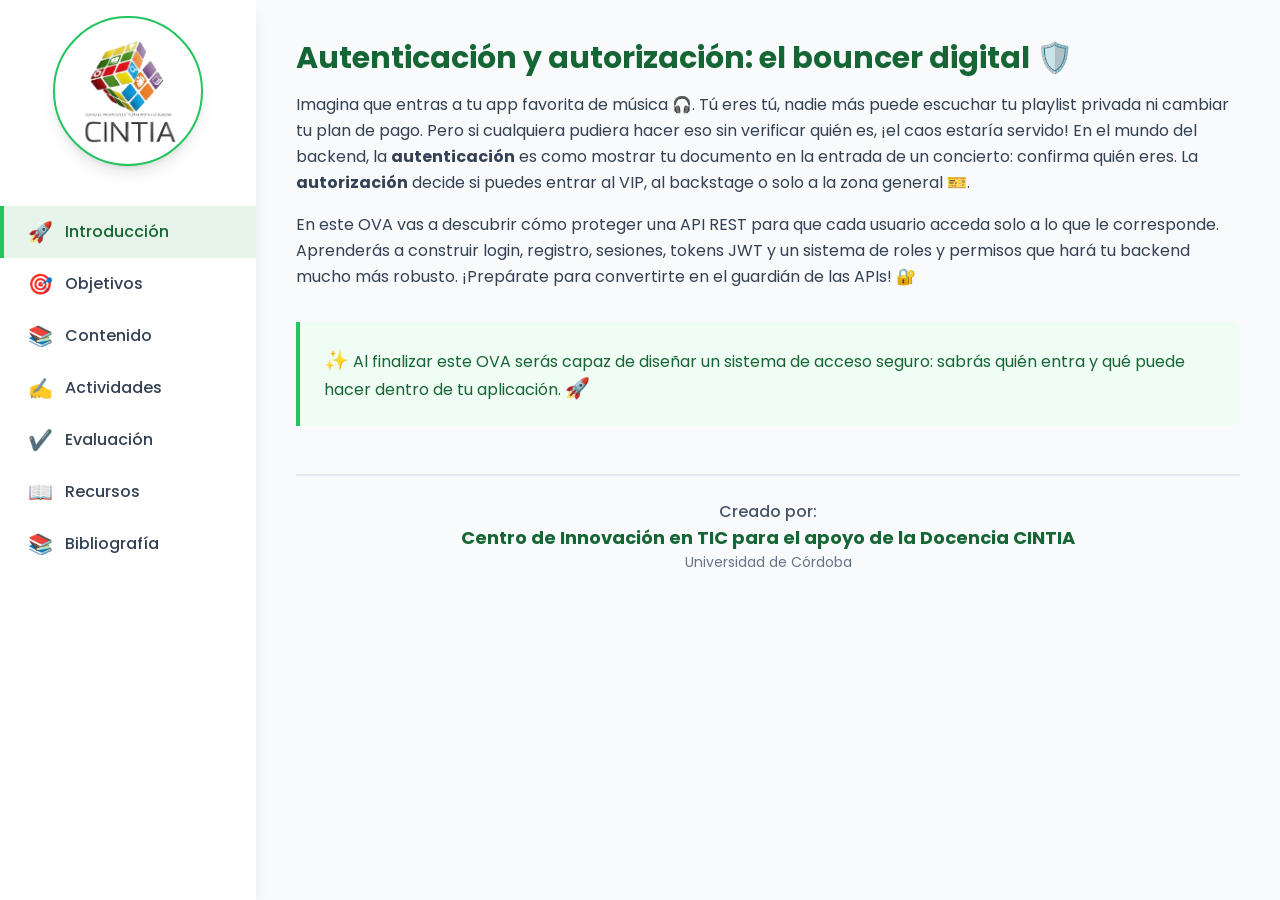
<file: p_tecnico/semestre_3/backend_2/unidad_2/tema_1/index.html>
<!DOCTYPE html>
<html lang="es">
<head>
    <meta charset="UTF-8">
    <meta name="viewport" content="width=device-width, initial-scale=1.0">
    <title>OVA: Autenticación y autorización en APIs</title>
    <link rel="stylesheet" href="tailwind.css">
    <link rel="preconnect" href="https://fonts.googleapis.com">
    <link rel="preconnect" href="https://fonts.gstatic.com" crossorigin>
    <link href="https://fonts.googleapis.com/css2?family=Poppins:wght@400;500;600;700&display=swap" rel="stylesheet">
    <style>
        body { font-family: 'Poppins', sans-serif; overflow-x: hidden; max-width: 100vw; }
        html { overflow-x: hidden; max-width: 100vw; }
        aside.w-64 { position: fixed; height: 100vh; overflow-y: auto; }
        @media (min-width: 768px) { main.flex-1 { margin-left: 16rem; } }
        .md\:hidden.mb-6 { position: fixed; top: 0; left: 0; right: 0; z-index: 50; background-color: #f8fafc; padding: 1rem; box-shadow: 0 2px 4px rgba(0,0,0,0.1); }
        @media (max-width: 767px) {
            main.flex-1 { padding-top: 12rem; padding-left: 0.5rem; padding-right: 0.5rem; overflow-x: hidden; max-width: 100vw; }
            * { box-sizing: border-box; }
            body, html, main, .accordion-panel, .content-section { overflow-x: hidden !important; max-width: 100vw !important; }
            pre { overflow-x: auto; max-width: 100%; }
            h2 { font-size: 1.5rem !important; }
            h3 { font-size: 1.25rem !important; }
            h4 { font-size: 1.125rem !important; }
            .accordion-panel { overflow-x: hidden; max-width: 100%; padding: 0.5rem !important; }
            .content-section { overflow-x: hidden; max-width: 100%; padding-left: 0 !important; padding-right: 0 !important; }
        }
        .sidebar-link { transition: all 0.3s ease; border-left: 4px solid transparent; }
        .sidebar-link.active, .sidebar-link:hover { background-color: #e6f4ea; color: #166534; border-left-color: #22c55e; }
        .content-pane { display: none; animation: fadeIn 0.5s ease-in-out; }
        .content-pane.active { display: block; }
        @keyframes fadeIn { from { opacity: 0; transform: translateY(20px); } to { opacity: 1; transform: translateY(0); } }
        .quiz-option:hover { background-color: #f0fdf4; }
        .quiz-option.selected { background-color: #dcfce7; border-color: #22c55e; }
        .accordion-btn { cursor: pointer; }
        .accordion-panel { transition: all 0.3s ease; }
        .badge { display: inline-block; padding: 0.25rem 0.5rem; border-radius: 9999px; font-size: 0.75rem; font-weight: 600; }
        .stars { color: #fbbf24; }
        .shake { animation: shake 0.4s; }
        @keyframes shake { 0%, 100% { transform: translateX(0); } 25% { transform: translateX(-5px); } 75% { transform: translateX(5px); } }
        .code-block { background: #1e293b; color: #e2e8f0; border-radius: 0.5rem; padding: 1rem; overflow-x: auto; font-family: monospace; font-size: 0.875rem; }
    </style>
</head>
<body class="bg-slate-50">

<div class="flex min-h-screen">

    <aside class="w-64 bg-white shadow-lg flex-shrink-0 hidden md:flex md:flex-col">
        <div class="p-4">
            <div style="width:150px;height:150px;" class="p-2 mx-auto flex items-center justify-center bg-white rounded-full shadow-lg border-2 border-green-500 transition-shadow duration-300 hover:shadow-green-400">
                <img src="img/logo.webp" alt="Logo OVA" class="w-5/6 h-5/6 object-contain" loading="lazy">
            </div>
        </div>
        <nav class="mt-6 flex-1">
            <a href="#" class="sidebar-link active flex items-center py-3 px-6 font-medium text-slate-700" data-target="introduccion"><span class="mr-3 text-xl">🚀</span> Introducción</a>
            <a href="#" class="sidebar-link flex items-center py-3 px-6 font-medium text-slate-700" data-target="objetivos"><span class="mr-3 text-xl">🎯</span> Objetivos</a>
            <a href="#" class="sidebar-link flex items-center py-3 px-6 font-medium text-slate-700" data-target="contenido"><span class="mr-3 text-xl">📚</span> Contenido</a>
            <a href="#" class="sidebar-link flex items-center py-3 px-6 font-medium text-slate-700" data-target="actividades"><span class="mr-3 text-xl">✍️</span> Actividades</a>
            <a href="#" class="sidebar-link flex items-center py-3 px-6 font-medium text-slate-700" data-target="evaluacion"><span class="mr-3 text-xl">✔️</span> Evaluación</a>
            <a href="#" class="sidebar-link flex items-center py-3 px-6 font-medium text-slate-700" data-target="recursos"><span class="mr-3 text-xl">📖</span> Recursos</a>
            <a href="#" class="sidebar-link flex items-center py-3 px-6 font-medium text-slate-700" data-target="bibliografia"><span class="mr-3 text-xl">📚</span> Bibliografía</a>
        </nav>
    </aside>

    <main class="flex-1 p-4 sm:p-6 md:p-10 bg-gray-50">

        <div class="md:hidden mb-6 flex flex-col items-center">
            <div style="width:100px;height:100px;" class="p-2 flex items-center justify-center bg-white rounded-full shadow-lg transition-shadow duration-300 hover:shadow-green-400 mb-2">
                <img src="img/logo.webp" alt="Logo OVA" class="w-5/6 h-5/6 object-contain" loading="lazy">
            </div>
            <select id="mobile-nav" class="w-full mt-2 p-2 border rounded-md bg-white shadow-sm">
                <option value="introduccion">🚀 Introducción</option>
                <option value="objetivos">🎯 Objetivos</option>
                <option value="contenido">📚 Contenido</option>
                <option value="actividades">✍️ Actividades</option>
                <option value="evaluacion">✔️ Evaluación</option>
                <option value="recursos">📖 Recursos</option>
                <option value="bibliografia">📚 Bibliografía</option>
            </select>
        </div>

        <div id="introduccion" class="content-pane active">
            <h2 class="text-2xl sm:text-3xl font-bold text-green-800 mb-4">Autenticación y autorización: el bouncer digital 🛡️</h2>
            <p class="text-slate-700 leading-relaxed mb-4">
                Imagina que entras a tu app favorita de música 🎧. Tú eres tú, nadie más puede escuchar tu playlist privada ni cambiar tu plan de pago. Pero si cualquiera pudiera hacer eso sin verificar quién es, ¡el caos estaría servido! En el mundo del backend, la <strong>autenticación</strong> es como mostrar tu documento en la entrada de un concierto: confirma quién eres. La <strong>autorización</strong> decide si puedes entrar al VIP, al backstage o solo a la zona general 🎫.
            </p>
            <p class="text-slate-700 leading-relaxed mb-4">
                En este OVA vas a descubrir cómo proteger una API REST para que cada usuario acceda solo a lo que le corresponde. Aprenderás a construir login, registro, sesiones, tokens JWT y un sistema de roles y permisos que hará tu backend mucho más robusto. ¡Prepárate para convertirte en el guardián de las APIs! 🔐
            </p>
            <div class="mt-8 p-4 sm:p-6 bg-green-50 border-l-4 border-green-500 rounded-r-lg">
                <p class="text-green-800">
                    <span class="text-xl">✨</span> Al finalizar este OVA serás capaz de diseñar un sistema de acceso seguro: sabrás quién entra y qué puede hacer dentro de tu aplicación. <span class="text-xl">🚀</span>
                </p>
            </div>
        </div>

        <div id="objetivos" class="content-pane">
            <h2 class="text-2xl sm:text-3xl font-bold text-green-800 mb-6">Objetivos de aprendizaje</h2>
            <ul class="space-y-4">
                <li class="flex items-start p-4 bg-white rounded-lg shadow-sm">
                    <span class="text-green-700 mr-3 text-2xl">🧠</span>
                    <span>Comprender la diferencia entre autenticación y autorización, identificando el papel que desempeña cada proceso en la seguridad de una API REST.</span>
                </li>
                <li class="flex items-start p-4 bg-white rounded-lg shadow-sm">
                    <span class="text-green-700 mr-3 text-2xl">💡</span>
                    <span>Analizar el funcionamiento de los mecanismos más utilizados para autenticar usuarios, incluyendo el uso de sesiones y tokens.</span>
                </li>
                <li class="flex items-start p-4 bg-white rounded-lg shadow-sm">
                    <span class="text-green-700 mr-3 text-2xl">🔧</span>
                    <span>Implementar esquemas básicos de control de acceso mediante roles y permisos para restringir el uso de los recursos de una aplicación.</span>
                </li>
            </ul>
        </div>

        <div id="contenido" class="content-pane">
            <div class="w-full max-w-8xl mx-auto">

                <div id="game-status" class="mb-6 p-4 bg-white rounded-lg shadow-md border border-green-200">
                    <div class="flex flex-wrap items-center justify-between gap-3">
                        <div>
                            <span class="text-green-800 font-bold">🏆 Puntos: <span id="global-points">0</span></span>
                            <span class="mx-2 text-slate-300">|</span>
                            <span class="text-slate-600">Insignias: <span id="badges-list" class="font-semibold text-yellow-600">ninguna</span></span>
                        </div>
                        <div class="w-full sm:w-1/2">
                            <div class="flex justify-between text-xs text-slate-600 mb-1"><span>Progreso de contenido</span><span id="progress-text">0%</span></div>
                            <div class="w-full bg-slate-200 rounded-full h-2.5"><div id="progress-bar" class="bg-green-600 h-2.5 rounded-full transition-all" style="width: 0%"></div></div>
                        </div>
                    </div>
                </div>

                <div class="mb-4">
                    <button type="button" class="w-full flex justify-between items-center p-4 bg-green-100 border border-green-300 rounded-t-lg focus:outline-none font-bold text-green-800 text-lg accordion-btn mb-2 text-left" data-target="#panel-subtema-1">
                        <span>🚪 ¿Por qué una API necesita un guardián?</span>
                        <span class="ml-2">➕</span>
                    </button>
                </div>
                <div id="panel-subtema-1" class="accordion-panel hidden bg-white border border-t-0 border-green-300 rounded-b-lg p-4 mb-6">
                    <div class="space-y-6 text-slate-700 leading-relaxed">
                        <div id="subtema-1-contenido" class="content-section">
                            <p class="mb-4">Una API abierta es como dejar la caja fuerte de un banco con la puerta abierta 🏦. Cada año se reportan miles de filtraciones por APIs mal protegidas. A continuación, activa los riesgos para ver por qué es tan importante controlar el acceso.</p>

                            <div class="grid grid-cols-1 sm:grid-cols-3 gap-4 mb-6">
                                <button class="risk-card p-4 bg-red-50 border border-red-200 rounded-lg text-left hover:bg-red-100 transition" data-risk="datos">
                                    <div class="text-2xl mb-2">🔓</div>
                                    <h4 class="font-bold text-red-800">Robo de datos</h4>
                                    <p class="text-sm text-slate-600 hidden mt-2">Un atacante podría leer información privada de otros usuarios.</p>
                                </button>
                                <button class="risk-card p-4 bg-orange-50 border border-orange-200 rounded-lg text-left hover:bg-orange-100 transition" data-risk="suplantacion">
                                    <div class="text-2xl mb-2">🎭</div>
                                    <h4 class="font-bold text-orange-800">Suplantación</h4>
                                    <p class="text-sm text-slate-600 hidden mt-2">Alguien podría hacer peticiones como si fuera otro usuario.</p>
                                </button>
                                <button class="risk-card p-4 bg-yellow-50 border border-yellow-200 rounded-lg text-left hover:bg-yellow-100 transition" data-risk="destruccion">
                                    <div class="text-2xl mb-2">💥</div>
                                    <h4 class="font-bold text-yellow-800">Destrucción</h4>
                                    <p class="text-sm text-slate-600 hidden mt-2">Sin permisos bien definidos, un usuario podría borrar recursos ajenos.</p>
                                </button>
                            </div>
                            <div id="risk-feedback" class="hidden p-3 rounded-lg font-semibold text-sm"></div>

                            <div class="mt-4 p-4 bg-teal-50 border border-teal-300 rounded-lg">
                                <p class="text-sm text-teal-800 font-semibold mb-2">🎮 Mini-misión: ¿Quién soy? ¿Qué puedo hacer?</p>
                                <p class="text-slate-600 text-sm">Haz clic en cada riesgo para desbloquear la respuesta. Gana <strong>5 puntos</strong> por cada uno descubierto.</p>
                            </div>
                        </div>
                    </div>
                </div>

                <div class="mb-4">
                    <button type="button" class="w-full flex justify-between items-center p-4 bg-green-100 border border-green-300 rounded-t-lg focus:outline-none font-bold text-green-800 text-lg accordion-btn mb-2 text-left" data-target="#panel-subtema-2">
                        <span>🆚 Autenticación vs Autorización</span>
                        <span class="ml-2">➕</span>
                    </button>
                </div>
                <div id="panel-subtema-2" class="accordion-panel hidden bg-white border border-t-0 border-green-300 rounded-b-lg p-4 mb-6">
                    <div class="space-y-6 text-slate-700 leading-relaxed">
                        <div id="subtema-2-contenido" class="content-section">
                            <p class="mb-4">Autenticación = "¿quién eres?" 👤. Autorización = "¿qué puedes hacer?" 🛂. En un concierto, tu documento te identifica; tu entrada define si vas al patio o al VIP. Haz clic en el simulador para ver el flujo completo.</p>

                            <div class="overflow-x-auto mb-6">
                                <table class="min-w-full bg-white border border-green-300 rounded-lg">
                                    <thead class="bg-green-100">
                                        <tr><th class="p-3 text-left text-green-800">Autenticación 🔐</th><th class="p-3 text-left text-green-800">Autorización ✅</th></tr>
                                    </thead>
                                    <tbody>
                                        <tr class="border-b border-green-200"><td class="p-3">Verifica tu identidad</td><td class="p-3">Determina tus permisos</td></tr>
                                        <tr class="border-b border-green-200"><td class="p-3">Ocurre al iniciar sesión</td><td class="p-3">Se revisa en cada recurso protegido</td></tr>
                                        <tr><td class="p-3">Usa credenciales (usuario y contraseña)</td><td class="p-3">Usa roles, permisos o políticas</td></tr>
                                    </tbody>
                                </table>
                            </div>

                            <div class="p-4 bg-indigo-50 border border-indigo-200 rounded-lg mb-4">
                                <h4 class="font-bold text-indigo-800 mb-3">🎮 Simulador: el club de la API</h4>
                                <div class="grid grid-cols-1 sm:grid-cols-2 gap-4 mb-3">
                                    <div>
                                        <label class="block text-sm font-semibold mb-1">Usuario</label>
                                        <input id="sim-user" type="text" value="estudiante" class="w-full p-2 border rounded focus:outline-none focus:ring-2 focus:ring-green-500">
                                    </div>
                                    <div>
                                        <label class="block text-sm font-semibold mb-1">Contraseña</label>
                                        <input id="sim-pass" type="password" value="123456" class="w-full p-2 border rounded focus:outline-none focus:ring-2 focus:ring-green-500">
                                    </div>
                                </div>
                                <button id="sim-auth-btn" class="bg-green-600 text-white px-4 py-2 rounded-lg font-semibold hover:bg-green-700 transition">Iniciar sesión</button>
                                <div id="sim-auth-result" class="mt-3 hidden p-3 rounded-lg text-sm"></div>

                                <div id="sim-actions" class="hidden mt-4">
                                    <p class="font-semibold mb-2 text-indigo-800">¿Qué intentas hacer?</p>
                                    <div class="flex flex-wrap gap-2">
                                        <button class="sim-action-btn px-3 py-2 bg-white border border-indigo-300 rounded hover:bg-indigo-100" data-action="ver-perfil">Ver mi perfil</button>
                                        <button class="sim-action-btn px-3 py-2 bg-white border border-indigo-300 rounded hover:bg-indigo-100" data-action="ver-reportes">Ver reportes</button>
                                        <button class="sim-action-btn px-3 py-2 bg-white border border-indigo-300 rounded hover:bg-indigo-100" data-action="eliminar-usuarios">Eliminar usuarios</button>
                                    </div>
                                    <div id="sim-action-result" class="mt-3 p-3 rounded-lg text-sm"></div>
                                </div>
                            </div>

                            <div class="mt-4 p-4 bg-teal-50 border border-teal-300 rounded-lg">
                                <p class="text-sm text-teal-800 font-semibold mb-2">🏆 Logro desbloqueable</p>
                                <p class="text-slate-600 text-sm">Completa el simulador correctamente para ganar la insignia <strong>"Bouncer de APIs"</strong>.</p>
                            </div>
                        </div>
                    </div>
                </div>

                <div class="mb-4">
                    <button type="button" class="w-full flex justify-between items-center p-4 bg-green-100 border border-green-300 rounded-t-lg focus:outline-none font-bold text-green-800 text-lg accordion-btn mb-2 text-left" data-target="#panel-subtema-3">
                        <span>🎟️ Sesiones vs Tokens: dos formas de recordar quién eres</span>
                        <span class="ml-2">➕</span>
                    </button>
                </div>
                <div id="panel-subtema-3" class="accordion-panel hidden bg-white border border-t-0 border-green-300 rounded-b-lg p-4 mb-6">
                    <div class="space-y-6 text-slate-700 leading-relaxed">
                        <div id="subtema-3-contenido" class="content-section">
                            <p class="mb-4">¿Cómo sabe el servidor que ya iniciaste sesión? Hay dos grandes estrategias. Con <strong>sesiones</strong> el servidor guarda un ID en memoria o base de datos. Con <strong>tokens</strong> (como JWT) el servidor firma un mensaje y te lo entrega; tú lo envías en cada petición. ¿Cuál elegir? Depende del proyecto.</p>

                            <div class="grid grid-cols-1 sm:grid-cols-2 gap-4 mb-6">
                                <div class="p-4 bg-blue-50 border border-blue-200 rounded-lg">
                                    <h4 class="font-bold text-blue-800 mb-2">🍪 Sesiones</h4>
                                    <ul class="list-disc list-inside text-sm text-slate-700 space-y-1">
                                        <li>El servidor almacena el estado.</li>
                                        <li>Rápidas de invalidar (cerrar sesión).</li>
                                        <li>Ideal para apps monolíticas.</li>
                                        <li>Requiere compartir estado en múltiples servidores.</li>
                                    </ul>
                                </div>
                                <div class="p-4 bg-purple-50 border border-purple-200 rounded-lg">
                                    <h4 class="font-bold text-purple-800 mb-2">🪙 Tokens JWT</h4>
                                    <ul class="list-disc list-inside text-sm text-slate-700 space-y-1">
                                        <li>El cliente guarda el token.</li>
                                        <li>Escalan bien en APIs y microservicios.</li>
                                        <li>Contienen cabecera, payload y firma.</li>
                                        <li>Hasta expirar, son válidos (cuidado con robos).</li>
                                    </ul>
                                </div>
                            </div>

                            <div class="p-4 bg-slate-800 rounded-lg mb-4">
                                <h4 class="font-bold text-green-300 mb-2">🧩 Desafío: arma tu JWT</h4>
                                <p class="text-slate-300 text-sm mb-3">Selecciona las tres partes de un token JWT en orden correcto.</p>
                                <div class="flex flex-wrap gap-2 mb-3" id="jwt-parts-pool">
                                    <button class="jwt-part px-3 py-2 bg-white text-slate-800 rounded font-semibold hover:bg-green-100" data-part="payload">Payload</button>
                                    <button class="jwt-part px-3 py-2 bg-white text-slate-800 rounded font-semibold hover:bg-green-100" data-part="firma">Firma</button>
                                    <button class="jwt-part px-3 py-2 bg-white text-slate-800 rounded font-semibold hover:bg-green-100" data-part="header">Header</button>
                                </div>
                                <div class="code-block min-h-[3rem] flex items-center gap-2" id="jwt-assembly">Tu token aparecerá aquí...</div>
                                <button id="jwt-check" class="mt-3 bg-green-500 text-white px-4 py-2 rounded-lg font-semibold hover:bg-green-600 transition">Verificar orden</button>
                                <button id="jwt-reset" class="mt-3 ml-2 bg-slate-600 text-white px-4 py-2 rounded-lg font-semibold hover:bg-slate-700 transition">Reiniciar</button>
                                <div id="jwt-feedback" class="mt-3 text-sm font-semibold"></div>
                            </div>

                            <div class="mt-4 p-4 bg-teal-50 border border-teal-300 rounded-lg">
                                <p class="text-sm text-teal-800 font-semibold mb-2">💡 Tip</p>
                                <p class="text-slate-600 text-sm">Muchas apps modernas combinan ambos: JWT para la API y sesiones para el panel de administración.</p>
                            </div>
                        </div>
                    </div>
                </div>

                <div class="mb-4">
                    <button type="button" class="w-full flex justify-between items-center p-4 bg-green-100 border border-green-300 rounded-t-lg focus:outline-none font-bold text-green-800 text-lg accordion-btn mb-2 text-left" data-target="#panel-subtema-4">
                        <span>👥 Roles y permisos: quién manda aquí</span>
                        <span class="ml-2">➕</span>
                    </button>
                </div>
                <div id="panel-subtema-4" class="accordion-panel hidden bg-white border border-t-0 border-green-300 rounded-b-lg p-4 mb-6">
                    <div class="space-y-6 text-slate-700 leading-relaxed">
                        <div id="subtema-4-contenido" class="content-section">
                            <p class="mb-4">Una tienda online no puede permitir que un cliente vea el panel de administración. Ahí entran los <strong>roles</strong> (grupos de usuarios) y los <strong>permisos</strong> (acciones permitidas). Diseñar esto bien evita errores costosos y escándalos de seguridad.</p>

                            <div class="p-4 bg-amber-50 border border-amber-300 rounded-lg mb-4">
                                <h4 class="font-bold text-amber-800 mb-3">🎮 Constructor de permisos</h4>
                                <p class="text-sm text-slate-700 mb-3">Arrastra cada acción al rol que debería poder realizarla. (Haz clic en la acción y luego en el rol)</p>
                                <div class="flex flex-wrap gap-2 mb-3" id="permission-actions">
                                    <button class="perm-action px-3 py-2 bg-white border border-amber-400 rounded hover:bg-amber-100" data-action="crear-producto">Crear producto</button>
                                    <button class="perm-action px-3 py-2 bg-white border border-amber-400 rounded hover:bg-amber-100" data-action="ver-pedidos-propios">Ver mis pedidos</button>
                                    <button class="perm-action px-3 py-2 bg-white border border-amber-400 rounded hover:bg-amber-100" data-action="eliminar-usuarios">Eliminar usuarios</button>
                                    <button class="perm-action px-3 py-2 bg-white border border-amber-400 rounded hover:bg-amber-100" data-action="ver-reportes-ventas">Ver reportes de ventas</button>
                                    <button class="perm-action px-3 py-2 bg-white border border-amber-400 rounded hover:bg-amber-100" data-action="actualizar-perfil">Actualizar mi perfil</button>
                                </div>
                                <div class="grid grid-cols-1 sm:grid-cols-2 gap-4">
                                    <div class="perm-role p-3 bg-white border-2 border-dashed border-slate-300 rounded-lg min-h-[100px]" data-role="cliente">
                                        <h5 class="font-bold text-slate-800 mb-2">🛒 Cliente</h5>
                                        <div class="role-content flex flex-wrap gap-2"></div>
                                    </div>
                                    <div class="perm-role p-3 bg-white border-2 border-dashed border-slate-300 rounded-lg min-h-[100px]" data-role="administrador">
                                        <h5 class="font-bold text-slate-800 mb-2">🛠️ Administrador</h5>
                                        <div class="role-content flex flex-wrap gap-2"></div>
                                    </div>
                                </div>
                                <button id="perm-check" class="mt-3 bg-green-600 text-white px-4 py-2 rounded-lg font-semibold hover:bg-green-700 transition">Verificar roles</button>
                                <div id="perm-feedback" class="mt-3 text-sm font-semibold"></div>
                            </div>

                            <div class="mt-4 p-4 bg-teal-50 border border-teal-300 rounded-lg">
                                <p class="text-sm text-teal-800 font-semibold mb-2">🛡️ Buena práctica</p>
                                <p class="text-slate-600 text-sm">Aplica el principio del <strong>mínimo privilegio</strong>: cada usuario debe tener solo los permisos estrictamente necesarios. Menos permisos = menos riesgos.</p>
                            </div>
                        </div>
                    </div>
                </div>

            </div>
        </div>

        <div id="actividades" class="content-pane">
            <h2 class="text-2xl sm:text-3xl font-bold text-green-800 mb-6">🎮 Actividades: misiones del guardián</h2>

            <div class="mb-6 p-4 bg-white rounded-lg shadow-md border border-green-200">
                <div class="flex flex-wrap items-center justify-between gap-3">
                    <div>
                        <span class="text-green-800 font-bold">⭐ Puntos de misiones: <span id="mission-points">0</span></span>
                    </div>
                    <div class="w-full sm:w-1/2">
                        <div class="flex justify-between text-xs text-slate-600 mb-1"><span>Misiones completadas</span><span id="mission-progress-text">0/3</span></div>
                        <div class="w-full bg-slate-200 rounded-full h-2.5"><div id="mission-progress-bar" class="bg-yellow-500 h-2.5 rounded-full transition-all" style="width: 0%"></div></div>
                    </div>
                </div>
            </div>

            <div class="space-y-6">

                <div class="bg-white border-l-4 border-green-500 rounded-lg shadow-sm p-6">
                    <h3 class="text-xl font-bold text-green-700 mb-3">🛡️ Misión 1: El escudo del login</h3>
                    <p class="mb-4 text-slate-700 leading-relaxed">Construye mentalmente el flujo de un login seguro. Completa los pasos en el orden correcto para que el usuario pueda entrar sin exponer su contraseña.</p>
                    <div class="p-4 bg-slate-50 rounded-lg border border-slate-200 mb-4">
                        <div id="login-steps-pool" class="flex flex-wrap gap-2 mb-3">
                            <button class="login-step px-3 py-2 bg-white border border-green-400 rounded hover:bg-green-100" data-step="hash">Hash de la contraseña</button>
                            <button class="login-step px-3 py-2 bg-white border border-green-400 rounded hover:bg-green-100" data-step="enviar">Enviar credenciales</button>
                            <button class="login-step px-3 py-2 bg-white border border-green-400 rounded hover:bg-green-100" data-step="verificar">Verificar contra la base de datos</button>
                            <button class="login-step px-3 py-2 bg-white border border-green-400 rounded hover:bg-green-100" data-step="token">Generar token de sesión</button>
                        </div>
                        <div id="login-assembly" class="p-3 bg-white border-2 border-dashed border-slate-300 rounded min-h-[3rem] flex flex-wrap gap-2 items-center text-slate-500 text-sm">Ordena los pasos aquí...</div>
                        <button id="login-check" class="mt-3 bg-green-600 text-white px-4 py-2 rounded-lg font-semibold hover:bg-green-700 transition">Comprobar</button>
                        <button id="login-reset" class="mt-3 ml-2 bg-slate-600 text-white px-4 py-2 rounded-lg font-semibold hover:bg-slate-700 transition">Reiniciar</button>
                        <div id="login-feedback" class="mt-3 text-sm font-semibold"></div>
                    </div>
                    <div class="mt-4 p-4 bg-green-50 rounded-lg border border-green-200">
                        <p class="text-sm text-green-800"><span class="font-bold">📝 Producto esperado:</span> Captura o descripción del orden correcto del flujo de autenticación.</p>
                    </div>
                </div>

                <div class="bg-white border-l-4 border-green-500 rounded-lg shadow-sm p-6">
                    <h3 class="text-xl font-bold text-green-700 mb-3">🪙 Misión 2: El token secreto</h3>
                    <p class="mb-4 text-slate-700 leading-relaxed">Explora el simulador de JWT para entender qué datos viajan en un token. Responde las preguntas para desbloquear la insignia del tokenólogo.</p>
                    <div class="p-4 bg-slate-50 rounded-lg border border-slate-200 mb-4">
                        <div class="space-y-3">
                            <div class="p-3 bg-white rounded border border-slate-200">
                                <p class="font-semibold text-slate-800">Pregunta 1: ¿Qué parte del JWT contiene la firma digital?</p>
                                <div class="flex gap-2 mt-2 flex-wrap">
                                    <button class="jwt-q1 px-3 py-1 bg-white border rounded hover:bg-green-100" data-answer="header">Header</button>
                                    <button class="jwt-q1 px-3 py-1 bg-white border rounded hover:bg-green-100" data-answer="payload">Payload</button>
                                    <button class="jwt-q1 px-3 py-1 bg-white border rounded hover:bg-green-100" data-answer="signature">Signature</button>
                                </div>
                            </div>
                            <div class="p-3 bg-white rounded border border-slate-200">
                                <p class="font-semibold text-slate-800">Pregunta 2: ¿Qué campo limita el tiempo de vida del token?</p>
                                <div class="flex gap-2 mt-2 flex-wrap">
                                    <button class="jwt-q2 px-3 py-1 bg-white border rounded hover:bg-green-100" data-answer="sub">sub</button>
                                    <button class="jwt-q2 px-3 py-1 bg-white border rounded hover:bg-green-100" data-answer="iat">iat</button>
                                    <button class="jwt-q2 px-3 py-1 bg-white border rounded hover:bg-green-100" data-answer="exp">exp</button>
                                </div>
                            </div>
                        </div>
                        <div id="jwt-mission-feedback" class="mt-3 text-sm font-semibold"></div>
                    </div>
                    <div class="mt-4 p-4 bg-green-50 rounded-lg border border-green-200">
                        <p class="text-sm text-green-800"><span class="font-bold">📝 Producto esperado:</span> Nota con las dos respuestas correctas y una reflexión sobre por qué el tiempo de expiración importa.</p>
                    </div>
                </div>

                <div class="bg-white border-l-4 border-green-500 rounded-lg shadow-sm p-6">
                    <h3 class="text-xl font-bold text-green-700 mb-3">👥 Misión 3: El guardián de permisos</h3>
                    <p class="mb-4 text-slate-700 leading-relaxed">Diseña una matriz de roles para una app de biblioteca. Elige qué acciones corresponden a cada rol. ¡Cuidado con dar demasiados privilegios!</p>
                    <div class="p-4 bg-slate-50 rounded-lg border border-slate-200 mb-4">
                        <p class="font-semibold text-slate-800 mb-2">Asigna las acciones correctas a cada rol:</p>
                        <div class="grid grid-cols-1 sm:grid-cols-2 gap-4 mb-3">
                            <div>
                                <h5 class="font-bold text-slate-700">📖 Lector</h5>
                                <select id="role-lector" class="w-full p-2 border rounded mt-1">
                                    <option value="">Selecciona...</option>
                                    <option value="prestar-devolver">Prestar y devolver libros</option>
                                    <option value="gestionar-todo">Gestionar usuarios y catálogo</option>
                                    <option value="solo-ver">Solo buscar libros</option>
                                </select>
                            </div>
                            <div>
                                <h5 class="font-bold text-slate-700">🧑‍💼 Bibliotecario</h5>
                                <select id="role-biblio" class="w-full p-2 border rounded mt-1">
                                    <option value="">Selecciona...</option>
                                    <option value="prestar-devolver">Prestar y devolver libros</option>
                                    <option value="gestionar-todo">Gestionar usuarios y catálogo</option>
                                    <option value="solo-ver">Solo buscar libros</option>
                                </select>
                            </div>
                        </div>
                        <button id="role-check" class="bg-green-600 text-white px-4 py-2 rounded-lg font-semibold hover:bg-green-700 transition">Verificar matriz</button>
                        <div id="role-mission-feedback" class="mt-3 text-sm font-semibold"></div>
                    </div>
                    <div class="mt-4 p-4 bg-green-50 rounded-lg border border-green-200">
                        <p class="text-sm text-green-800"><span class="font-bold">📝 Producto esperado:</span> Captura o descripción de la matriz de roles diseñada.</p>
                    </div>
                </div>

            </div>
        </div>

        <div id="evaluacion" class="content-pane">
            <h2 class="text-2xl sm:text-3xl font-bold text-green-800 mb-6">Evaluación</h2>
            <div class="bg-white p-6 rounded-lg shadow-md">
                <p class="text-slate-600 mb-6">Comprueba lo que has aprendido. Selecciona la respuesta correcta para cada pregunta.</p>
                <div id="quiz-container"></div>
                <button id="submit-quiz-btn" class="mt-6 bg-green-600 text-white font-bold py-2 px-6 rounded-lg hover:bg-green-700 transition-colors">Finalizar evaluación</button>
                <div id="quiz-result" class="mt-4 text-lg font-bold"></div>
            </div>
        </div>

        <div id="recursos" class="content-pane">
            <h2 class="text-2xl sm:text-3xl font-bold text-green-800 mb-6">Recursos para profundizar</h2>
            <p class="text-slate-700 leading-relaxed mb-6">Para ampliar tu conocimiento, te recomendamos explorar los siguientes recursos:</p>
            <ul class="space-y-4">
                <li class="bg-white p-4 rounded-lg shadow-md hover:shadow-lg transition-shadow border-l-4 border-green-500 flex flex-col sm:flex-row sm:items-center justify-between">
                    <div>
                        <h3 class="font-bold text-green-700">Documentación oficial de JSON Web Token</h3>
                        <p class="text-slate-600 mb-2">Documentación oficial para comprender el funcionamiento de los JSON Web Tokens (JWT) y su implementación en procesos de autenticación y autorización.</p>
                        <a href="https://jwt.io" target="_blank" class="underline text-slate-700 hover:text-green-700">Ir al recurso</a>
                    </div>
                    <div class="mt-4 sm:mt-0 sm:ml-6 flex-shrink-0">
                        <div class="bg-green-50 border border-green-300 rounded flex items-center justify-center" style="width:2cm;height:2cm;">
                            <img src="img/qr-recurso-1.png" alt="QR JWT.io" class="max-w-full max-h-full object-contain" loading="lazy">
                        </div>
                    </div>
                </li>
                <li class="bg-white p-4 rounded-lg shadow-md hover:shadow-lg transition-shadow border-l-4 border-green-500 flex flex-col sm:flex-row sm:items-center justify-between">
                    <div>
                        <h3 class="font-bold text-green-700">Documentación oficial de bcrypt</h3>
                        <p class="text-slate-600 mb-2">Documentación oficial para implementar el cifrado y verificación segura de contraseñas mediante la biblioteca bcrypt en aplicaciones Node.js.</p>
                        <a href="https://github.com/kelektiv/node.bcrypt.js" target="_blank" class="underline text-slate-700 hover:text-green-700">Ir al recurso</a>
                    </div>
                    <div class="mt-4 sm:mt-0 sm:ml-6 flex-shrink-0">
                        <div class="bg-green-50 border border-green-300 rounded flex items-center justify-center" style="width:2cm;height:2cm;">
                            <img src="img/qr-recurso-2.png" alt="QR OWASP Authentication Cheat Sheet" class="max-w-full max-h-full object-contain" loading="lazy">
                        </div>
                    </div>
                </li>
                <li class="bg-white p-4 rounded-lg shadow-md hover:shadow-lg transition-shadow border-l-4 border-green-500 flex flex-col sm:flex-row sm:items-center justify-between">
                    <div>
                        <h3 class="font-bold text-green-700">Documentación oficial de OAuth 2.0</h3>
                        <p class="text-slate-600 mb-2">Guía oficial sobre el protocolo OAuth 2.0 para implementar mecanismos seguros de autorización y acceso a recursos protegidos.</p>
                        <a href="https://oauth.net/2/" target="_blank" class="underline text-slate-700 hover:text-green-700">Ir al recurso</a>
                    </div>
                    <div class="mt-4 sm:mt-0 sm:ml-6 flex-shrink-0">
                        <div class="bg-green-50 border border-green-300 rounded flex items-center justify-center" style="width:2cm;height:2cm;">
                            <img src="img/qr-recurso-3.png" alt="QR Mozilla Developer Network" class="max-w-full max-h-full object-contain" loading="lazy">
                        </div>
                    </div>
                </li>
                                <li class="bg-white p-4 rounded-lg shadow-md hover:shadow-lg transition-shadow border-l-4 border-green-500 flex flex-col sm:flex-row sm:items-center justify-between">
                    <div>
                        <h3 class="font-bold text-green-700">Guía oficial sobre encabezados HTTP de autorización (MDN)</h3>
                        <p class="text-slate-600 mb-2">Guía de MDN Web Docs sobre el uso del encabezado HTTP Authorization para enviar credenciales y tokens de autenticación en solicitudes web.</p>
                        <a href="https://developer.mozilla.org/es/docs/Web/HTTP/Headers/Authorization" target="_blank" class="underline text-slate-700 hover:text-green-700">Ir al recurso</a>
                    </div>
                    <div class="mt-4 sm:mt-0 sm:ml-6 flex-shrink-0">
                        <div class="bg-green-50 border border-green-300 rounded flex items-center justify-center" style="width:2cm;height:2cm;">
                            <img src="img/qr-recurso-4.png" alt="QR Mozilla Developer Network" class="max-w-full max-h-full object-contain" loading="lazy">
                        </div>
                    </div>
                </li>
            </ul>
        </div>

        <div id="bibliografia" class="content-pane">
            <h2 class="text-2xl sm:text-3xl font-bold text-green-800 mb-6">Bibliografía</h2>
            <div class="space-y-6">
                <div class="bg-white p-6 rounded-lg shadow-md hover:shadow-lg transition-shadow border-l-4 border-green-500">
                    <span class="block text-slate-700">
                        Cevallos Muñoz, F. D. (2022). Propuesta de buenas prácticas de seguridad para creación, transporte y almacenamiento de JSON Web Tokens (Tesis de maestría, Pontificia Universidad Católica del Ecuador, Sede Ambato).
                        <a href="https://repositorio.puce.edu.ec/server/api/core/bitstreams/09c7f3a1-0651-4d05-bd2f-1603a3e068b8/content" class="text-green-700 underline break-all" target="_blank">https://repositorio.puce.edu.ec/server/api/core/bitstreams/09c7f3a1-0651-4d05-bd2f-1603a3e068b8/content</a>
    
                    </span>
                </div>
                <div class="bg-white p-6 rounded-lg shadow-md hover:shadow-lg transition-shadow border-l-4 border-green-500">
                    <span class="block text-slate-700">
                       Leones Zambrano, W. P., Macías Bazurto, L. M., Pilla Zúñiga, W. I., & Fernández Sánchez, E. G. (2024). Diseño estratégico de APIs escalables y seguras para la integración de sistemas y aplicaciones. Ciencia Latina Revista Científica Multidisciplinar, 8(5), 13395-13408.<br>
                        <a href="https://scholar.google.com/scholar?q=Dise%C3%B1o+estrat%C3%A9gico+de+APIs+escalables+y+seguras+para+la+integraci%C3%B3n+de+sistemas+y+aplicaciones" class="text-green-700 underline break-all" target="_blank">https://scholar.google.com/scholar?q=Dise%C3%B1o+estrat%C3%A9gico+de+APIs+escalables+y+seguras+para+la+integraci%C3%B3n+de+sistemas+y+aplicaciones</a>
                    </span>
                </div>
                <div class="bg-white p-6 rounded-lg shadow-md hover:shadow-lg transition-shadow border-l-4 border-green-500">
                    <span class="block text-slate-700">
                        IETF. (2015). <i>JSON Web Token (JWT)</i>. RFC 7519.<br>
                        <a href="https://tools.ietf.org/html/rfc7519" class="text-green-700 underline break-all" target="_blank">https://tools.ietf.org/html/rfc7519</a>
                    </span>
                </div>
                <div class="bg-white p-6 rounded-lg shadow-md hover:shadow-lg transition-shadow border-l-4 border-green-500">
                    <span class="block text-slate-700">
                        Salas González, E. M. (2020). Aplicando seguridad a una API REST con JSON Web Tokens (Trabajo Fin de Máster). Universitat Oberta de Catalunya..<br>
                        <a href="https://scholar.google.com/scholar?q=Aplicando+seguridad+a+una+API+REST+con+JSON+Web+Tokens" class="text-green-700 underline break-all" target="_blank">https://scholar.google.com/scholar?q=Aplicando+seguridad+a+una+API+REST+con+JSON+Web+Tokens</a>
                    </span>
                </div>
            </div>
        </div>

        <footer class="mt-12 pt-6 border-t-2 border-slate-200 text-center">
            <p class="text-slate-600 font-medium">Creado por:</p>
            <p class="text-green-800 font-bold text-lg">Centro de Innovación en TIC para el apoyo de la Docencia CINTIA</p>
            <p class="text-slate-500 text-sm">Universidad de Córdoba</p>
        </footer>

    </main>
</div>

<script>
    // Navegación
    document.querySelectorAll('.sidebar-link').forEach(link => {
        link.addEventListener('click', function(e) {
            e.preventDefault();
            const target = this.dataset.target;
            document.querySelectorAll('.content-pane').forEach(p => p.classList.remove('active'));
            document.querySelectorAll('.sidebar-link').forEach(l => l.classList.remove('active'));
            document.getElementById(target).classList.add('active');
            this.classList.add('active');
        });
    });
    document.getElementById('mobile-nav').addEventListener('change', function() {
        document.querySelectorAll('.content-pane').forEach(p => p.classList.remove('active'));
        document.getElementById(this.value).classList.add('active');
    });

    // Acordeones
    document.querySelectorAll('.accordion-btn').forEach(btn => {
        btn.addEventListener('click', function() {
            const targetId = this.dataset.target;
            const panel = document.querySelector(targetId);
            const icon = this.querySelector('span:last-child');
            if (panel.classList.contains('hidden')) {
                panel.classList.remove('hidden');
                icon.textContent = '➖';
            } else {
                panel.classList.add('hidden');
                icon.textContent = '➕';
            }
        });
    });

    // Gamificación global
    let globalPoints = 0;
    const badges = new Set();
    const completedAccordions = new Set();

    function addPoints(amount) {
        globalPoints += amount;
        document.getElementById('global-points').textContent = globalPoints;
        checkBadges();
        updateProgress();
    }

    function checkBadges() {
        if (globalPoints >= 20 && !badges.has('bouncer')) {
            badges.add('bouncer');
        }
        if (globalPoints >= 50 && !badges.has('guardian')) {
            badges.add('guardian');
        }
        document.getElementById('badges-list').textContent = badges.size === 0 ? 'ninguna' : Array.from(badges).map(b => b === 'bouncer' ? '🛡️ Bouncer' : '👑 Guardián').join(', ');
    }

    function updateProgress() {
        const total = 4;
        const pct = Math.round((completedAccordions.size / total) * 100);
        document.getElementById('progress-bar').style.width = pct + '%';
        document.getElementById('progress-text').textContent = pct + '%';
    }

    function markAccordion(id) {
        if (!completedAccordions.has(id)) {
            completedAccordions.add(id);
            addPoints(10);
        }
    }

    // Acordeón 1: riesgos
    document.querySelectorAll('.risk-card').forEach(card => {
        card.addEventListener('click', function() {
            const risk = this.dataset.risk;
            this.querySelector('p').classList.remove('hidden');
            this.classList.add('bg-green-100', 'border-green-400');
            const fb = document.getElementById('risk-feedback');
            fb.classList.remove('hidden');
            fb.className = 'p-3 rounded-lg font-semibold text-sm bg-green-100 text-green-800';
            fb.textContent = '¡Buena observación! Conocer los riesgos es el primer paso para proteger una API. +5 puntos';
            addPoints(5);
            markAccordion('subtema-1');
        });
    });

    // Acordeón 2: simulador login
    const userRoles = {
        'estudiante': 'cliente',
        'admin': 'administrador'
    };
    let currentRole = null;

    document.getElementById('sim-auth-btn').addEventListener('click', function() {
        const user = document.getElementById('sim-user').value.trim();
        const pass = document.getElementById('sim-pass').value;
        const res = document.getElementById('sim-auth-result');
        if (user && pass) {
            currentRole = userRoles[user] || 'cliente';
            res.classList.remove('hidden');
            res.className = 'mt-3 p-3 rounded-lg text-sm bg-green-100 text-green-800';
            res.innerHTML = `✅ Autenticado como <strong>${user}</strong>. Rol detectado: <strong>${currentRole === 'administrador' ? 'administrador' : 'cliente'}</strong>. +10 puntos`;
            document.getElementById('sim-actions').classList.remove('hidden');
            addPoints(10);
            markAccordion('subtema-2');
        } else {
            res.classList.remove('hidden');
            res.className = 'mt-3 p-3 rounded-lg text-sm bg-red-100 text-red-800';
            res.textContent = '⚠️ Ingresa usuario y contraseña.';
        }
    });

    document.querySelectorAll('.sim-action-btn').forEach(btn => {
        btn.addEventListener('click', function() {
            const action = this.dataset.action;
            const res = document.getElementById('sim-action-result');
            let allowed = false;
            if (action === 'ver-perfil') allowed = true;
            if (action === 'ver-reportes' && currentRole === 'administrador') allowed = true;
            if (action === 'eliminar-usuarios' && currentRole === 'administrador') allowed = true;

            res.className = 'mt-3 p-3 rounded-lg text-sm ' + (allowed ? 'bg-green-100 text-green-800' : 'bg-red-100 text-red-800');
            res.innerHTML = allowed ? `✅ Autorizado: puedes ${action.replace('-', ' ')}. +5 puntos` : `⛔ No autorizado: un ${currentRole} no puede ${action.replace('-', ' ')}.`;
            if (allowed) addPoints(5);
        });
    });

    // Acordeón 3: JWT assembly
    const correctJwtOrder = ['header', 'payload', 'firma'];
    let jwtSelected = [];
    document.querySelectorAll('.jwt-part').forEach(btn => {
        btn.addEventListener('click', function() {
            if (jwtSelected.length < 3) {
                jwtSelected.push(this.dataset.part);
                this.classList.add('opacity-50', 'cursor-not-allowed');
                document.getElementById('jwt-assembly').innerHTML = jwtSelected.map(p => `<span class="bg-green-200 text-green-900 px-2 py-1 rounded text-xs font-bold uppercase">${p}</span>`).join(' <span class="text-slate-400">.</span> ');
            }
        });
    });
    document.getElementById('jwt-reset').addEventListener('click', function() {
        jwtSelected = [];
        document.querySelectorAll('.jwt-part').forEach(b => b.classList.remove('opacity-50', 'cursor-not-allowed'));
        document.getElementById('jwt-assembly').textContent = 'Tu token aparecerá aquí...';
        document.getElementById('jwt-feedback').textContent = '';
    });
    document.getElementById('jwt-check').addEventListener('click', function() {
        const fb = document.getElementById('jwt-feedback');
        if (JSON.stringify(jwtSelected) === JSON.stringify(correctJwtOrder)) {
            fb.className = 'mt-3 text-sm font-semibold text-green-700';
            fb.textContent = '¡Excelente! Estructura correcta: Header.Payload.Firma. +10 puntos';
            addPoints(10);
            markAccordion('subtema-3');
        } else {
            fb.className = 'mt-3 text-sm font-semibold text-red-600';
            fb.textContent = '¡Casi! El orden correcto es Header, Payload y Firma. Inténtalo de nuevo 💪';
            document.getElementById('jwt-assembly').classList.add('shake');
            setTimeout(() => document.getElementById('jwt-assembly').classList.remove('shake'), 400);
        }
    });

    // Acordeón 4: permisos
    let selectedPermAction = null;
    const correctPermissions = {
        'cliente': ['ver-pedidos-propios', 'actualizar-perfil'],
        'administrador': ['crear-producto', 'eliminar-usuarios', 'ver-reportes-ventas', 'ver-pedidos-propios', 'actualizar-perfil']
    };

    document.querySelectorAll('.perm-action').forEach(btn => {
        btn.addEventListener('click', function() {
            document.querySelectorAll('.perm-action').forEach(b => b.classList.remove('bg-green-200'));
            this.classList.add('bg-green-200');
            selectedPermAction = this.dataset.action;
        });
    });

    document.querySelectorAll('.perm-role').forEach(role => {
        role.addEventListener('click', function() {
            if (selectedPermAction) {
                const content = this.querySelector('.role-content');
                const span = document.createElement('span');
                span.className = 'px-2 py-1 bg-green-100 text-green-800 rounded text-xs';
                span.dataset.action = selectedPermAction;
                span.textContent = selectedPermAction;
                content.appendChild(span);
                selectedPermAction = null;
                document.querySelectorAll('.perm-action').forEach(b => b.classList.remove('bg-green-200'));
            }
        });
    });

    document.getElementById('perm-check').addEventListener('click', function() {
        const clienteItems = Array.from(document.querySelector('[data-role="cliente"] .role-content').children).map(s => s.dataset.action);
        const adminItems = Array.from(document.querySelector('[data-role="administrador"] .role-content').children).map(s => s.dataset.action);
        const fb = document.getElementById('perm-feedback');

        const clienteOk = clienteItems.length === 2 && clienteItems.includes('ver-pedidos-propios') && clienteItems.includes('actualizar-perfil');
        const adminOk = adminItems.length === 5 && correctPermissions.administrador.every(p => adminItems.includes(p));

        if (clienteOk && adminOk) {
            fb.className = 'mt-3 text-sm font-semibold text-green-700';
            fb.textContent = '¡Perfecto! Aplicaste el mínimo privilegio. +15 puntos';
            addPoints(15);
            markAccordion('subtema-4');
        } else {
            fb.className = 'mt-3 text-sm font-semibold text-red-600';
            fb.textContent = 'Revisa la asignación: el cliente solo debe ver sus pedidos y actualizar su perfil; el administrador puede todo. 💪';
        }
    });

    // Actividades: Misión 1 - login steps
    const correctLoginSteps = ['enviar', 'hash', 'verificar', 'token'];
    let loginSteps = [];
    document.querySelectorAll('.login-step').forEach(btn => {
        btn.addEventListener('click', function() {
            if (loginSteps.length < 4 && !loginSteps.includes(this.dataset.step)) {
                loginSteps.push(this.dataset.step);
                this.classList.add('opacity-50', 'cursor-not-allowed');
                document.getElementById('login-assembly').innerHTML = loginSteps.map(s => `<span class="px-2 py-1 bg-green-200 text-green-900 rounded text-xs font-bold">${s.replace(/-/g, ' ')}</span>`).join(' <span class="text-slate-400">→</span> ');
                document.getElementById('login-assembly').classList.remove('text-slate-500');
            }
        });
    });
    document.getElementById('login-reset').addEventListener('click', function() {
        loginSteps = [];
        document.querySelectorAll('.login-step').forEach(b => b.classList.remove('opacity-50', 'cursor-not-allowed'));
        document.getElementById('login-assembly').innerHTML = 'Ordena los pasos aquí...';
        document.getElementById('login-assembly').classList.add('text-slate-500');
        document.getElementById('login-feedback').textContent = '';
    });
    document.getElementById('login-check').addEventListener('click', function() {
        const fb = document.getElementById('login-feedback');
        if (JSON.stringify(loginSteps) === JSON.stringify(correctLoginSteps)) {
            fb.className = 'mt-3 text-sm font-semibold text-green-700';
            fb.textContent = '¡Flujo perfecto! Login seguro completado. +10 puntos';
            addMissionPoints(10);
            markMission(1);
        } else {
            fb.className = 'mt-3 text-sm font-semibold text-red-600';
            fb.textContent = 'El orden correcto es: Enviar credenciales → Hash de la contraseña → Verificar contra la BD → Generar token.';
        }
    });

    // Actividades: Misión 2 - JWT questions
    let jwtQ1 = false, jwtQ2 = false;
    document.querySelectorAll('.jwt-q1').forEach(btn => {
        btn.addEventListener('click', function() {
            const fb = document.getElementById('jwt-mission-feedback');
            if (this.dataset.answer === 'signature') {
                jwtQ1 = true;
                this.classList.add('bg-green-200');
                checkJwtMission();
            } else {
                this.classList.add('bg-red-200');
                fb.className = 'mt-3 text-sm font-semibold text-red-600';
                fb.textContent = 'La firma digital va en la parte Signature del JWT. 💪';
            }
        });
    });
    document.querySelectorAll('.jwt-q2').forEach(btn => {
        btn.addEventListener('click', function() {
            const fb = document.getElementById('jwt-mission-feedback');
            if (this.dataset.answer === 'exp') {
                jwtQ2 = true;
                this.classList.add('bg-green-200');
                checkJwtMission();
            } else {
                this.classList.add('bg-red-200');
                fb.className = 'mt-3 text-sm font-semibold text-red-600';
                fb.textContent = 'El campo exp (expiration) define cuándo expira el token. 💪';
            }
        });
    });
    function checkJwtMission() {
        if (jwtQ1 && jwtQ2) {
            document.getElementById('jwt-mission-feedback').className = 'mt-3 text-sm font-semibold text-green-700';
            document.getElementById('jwt-mission-feedback').textContent = '¡Token dominado! +10 puntos';
            addMissionPoints(10);
            markMission(2);
        }
    }

    // Actividades: Misión 3 - roles biblioteca
    document.getElementById('role-check').addEventListener('click', function() {
        const lector = document.getElementById('role-lector').value;
        const biblio = document.getElementById('role-biblio').value;
        const fb = document.getElementById('role-mission-feedback');
        if (lector === 'solo-ver' && biblio === 'prestar-devolver') {
            fb.className = 'mt-3 text-sm font-semibold text-green-700';
            fb.textContent = '¡Matriz correcta! Respetaste el mínimo privilegio. +10 puntos';
            addMissionPoints(10);
            markMission(3);
        } else {
            fb.className = 'mt-3 text-sm font-semibold text-red-600';
            fb.textContent = 'El lector solo debe buscar libros; el bibliotecario presta y devuelve. 💪';
        }
    });

    // Gamificación de actividades
    let missionPoints = 0;
    const completedMissions = new Set();

    function addMissionPoints(amount) {
        missionPoints += amount;
        document.getElementById('mission-points').textContent = missionPoints;
        updateMissionProgress();
    }

    function markMission(id) {
        if (!completedMissions.has(id)) {
            completedMissions.add(id);
            updateMissionProgress();
        }
    }

    function updateMissionProgress() {
        const pct = Math.round((completedMissions.size / 3) * 100);
        document.getElementById('mission-progress-bar').style.width = pct + '%';
        document.getElementById('mission-progress-text').textContent = completedMissions.size + '/3';
    }

    // Quiz
    const quizData = [
        {
            question: "¿Qué proceso verifica la identidad de un usuario?",
            options: ["Autenticación", "Autorización", "Encriptación", "Hashing"],
            correct: 0
        },
        {
            question: "¿Cuál es la principal diferencia entre sesiones y tokens JWT?",
            options: ["Las sesiones son más rápidas", "Los tokens almacenan el estado en el cliente, las sesiones en el servidor", "Los tokens no expiran", "Las sesiones no usan cookies"],
            correct: 1
        },
        {
            question: "En un JWT, ¿qué parte contiene claims como el usuario y la fecha de expiración?",
            options: ["Header", "Firma", "Payload", "Cookie"],
            correct: 2
        },
        {
            question: "¿Qué principio recomienda dar a cada usuario solo los permisos necesarios?",
            options: ["Máximo privilegio", "Mínimo privilegio", "Permiso total", "Privacidad cero"],
            correct: 1
        },
        {
            question: "Un usuario con rol 'cliente' intenta eliminar a otro usuario. ¿Qué debería ocurrir?",
            options: ["Autenticación exitosa, autorización exitosa", "Autenticación exitosa, autorización denegada", "Autenticación denegada", "El token se genera automáticamente"],
            correct: 1
        }
    ];

    const quizContainer = document.getElementById('quiz-container');
    quizData.forEach((item, index) => {
        const div = document.createElement('div');
        div.classList.add('mb-6');
        div.innerHTML = `
            <p class="font-semibold text-slate-800 mb-3">${index + 1}. ${item.question}</p>
            <div class="grid grid-cols-1 sm:grid-cols-2 gap-3 options-grid">
                ${item.options.map((opt, i) => `
                    <div class="quiz-option border-2 border-slate-200 rounded-lg p-3 cursor-pointer transition-colors"
                         data-question="${index}" data-option="${i}">
                        <span class="font-medium text-green-700 mr-2">${String.fromCharCode(65+i)}.</span> ${opt}
                    </div>
                `).join('')}
            </div>
        `;
        quizContainer.appendChild(div);
    });

    document.querySelectorAll('.quiz-option').forEach(opt => {
        opt.addEventListener('click', function() {
            const q = this.dataset.question;
            document.querySelectorAll(`[data-question="${q}"]`).forEach(o => o.classList.remove('selected'));
            this.classList.add('selected');
        });
    });

    document.getElementById('submit-quiz-btn').addEventListener('click', () => {
        let score = 0;
        quizData.forEach((item, index) => {
            const selected = document.querySelector(`.quiz-option.selected[data-question="${index}"]`);
            if (selected && parseInt(selected.dataset.option) === item.correct) score++;
        });
        const result = document.getElementById('quiz-result');
        const pct = Math.round((score / quizData.length) * 100);
        result.textContent = `Obtuviste ${score} de ${quizData.length} (${pct}%)`;
        result.className = `mt-4 text-lg font-bold ${pct >= 60 ? 'text-green-700' : 'text-red-600'}`;
        if (pct >= 80) {
            addPoints(20);
            badges.add('guardian');
            checkBadges();
        }
    });
</script>

<script src="https://elens.ecodestudio.dev/elens.js"></script>
</body>
</html>
</file>
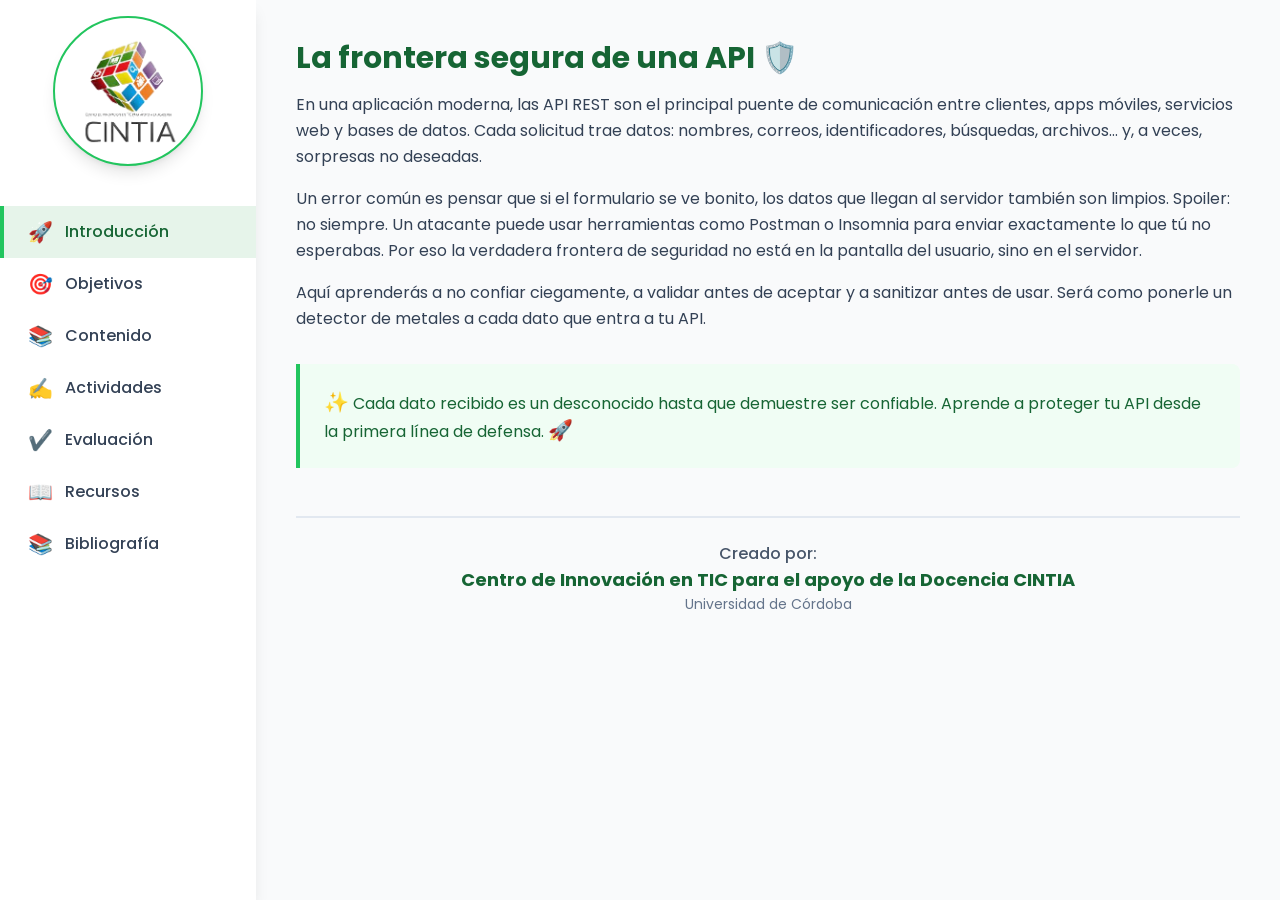
<file: p_tecnico/semestre_3/backend_2/unidad_2/tema_2/index.html>
<!DOCTYPE html>
<html lang="es">
<head>
    <meta charset="UTF-8">
    <meta name="viewport" content="width=device-width, initial-scale=1.0">
    <title>OVA: Validación y sanitización de datos en APIs</title>
    <link rel="stylesheet" href="tailwind.css">
    <link rel="preconnect" href="https://fonts.googleapis.com">
    <link rel="preconnect" href="https://fonts.gstatic.com" crossorigin>
    <link href="https://fonts.googleapis.com/css2?family=Poppins:wght@400;500;600;700&display=swap" rel="stylesheet">
    <style>
        body { font-family: 'Poppins', sans-serif; overflow-x: hidden; max-width: 100vw; }
        html { overflow-x: hidden; max-width: 100vw; }
        aside.w-64 { position: fixed; height: 100vh; overflow-y: auto; }
        @media (min-width: 768px) { main.flex-1 { margin-left: 16rem; } }
        .md\:hidden.mb-6 { position: fixed; top: 0; left: 0; right: 0; z-index: 50; background-color: #f8fafc; padding: 1rem; box-shadow: 0 2px 4px rgba(0,0,0,0.1); }
        @media (max-width: 767px) {
            main.flex-1 { padding-top: 12rem; padding-left: 0.5rem; padding-right: 0.5rem; overflow-x: hidden; max-width: 100vw; }
            * { box-sizing: border-box; }
            body, html, main, .accordion-panel, .content-section { overflow-x: hidden !important; max-width: 100vw !important; }
            pre { overflow-x: auto; max-width: 100%; }
            h2 { font-size: 1.5rem !important; }
            h3 { font-size: 1.25rem !important; }
            h4 { font-size: 1.125rem !important; }
            .accordion-panel { overflow-x: hidden; max-width: 100%; padding: 0.5rem !important; }
            .content-section { overflow-x: hidden; max-width: 100%; padding-left: 0 !important; padding-right: 0 !important; }
        }
        .sidebar-link { transition: all 0.3s ease; border-left: 4px solid transparent; }
        .sidebar-link.active, .sidebar-link:hover { background-color: #e6f4ea; color: #166534; border-left-color: #22c55e; }
        .content-pane { display: none; animation: fadeIn 0.5s ease-in-out; }
        .content-pane.active { display: block; }
        @keyframes fadeIn { from { opacity: 0; transform: translateY(20px); } to { opacity: 1; transform: translateY(0); } }
        .quiz-option:hover { background-color: #f0fdf4; }
        .quiz-option.selected { background-color: #dcfce7; border-color: #22c55e; }
        .accordion-btn { cursor: pointer; }
        .accordion-panel { transition: all 0.3s ease; }
        .badge { display: inline-block; padding: 0.25rem 0.5rem; border-radius: 9999px; font-size: 0.75rem; font-weight: 600; }
        .stars { color: #fbbf24; }
        .shake { animation: shake 0.4s; }
        @keyframes shake { 0%, 100% { transform: translateX(0); } 25% { transform: translateX(-5px); } 75% { transform: translateX(5px); } }
        .code-block { background: #1e293b; color: #e2e8f0; border-radius: 0.5rem; padding: 1rem; overflow-x: auto; font-family: monospace; font-size: 0.875rem; }
        .timer { font-variant-numeric: tabular-nums; }
    </style>
</head>
<body class="bg-slate-50">

<div class="flex min-h-screen">

    <aside class="w-64 bg-white shadow-lg flex-shrink-0 hidden md:flex md:flex-col">
        <div class="p-4">
            <div style="width:150px;height:150px;" class="p-2 mx-auto flex items-center justify-center bg-white rounded-full shadow-lg border-2 border-green-500 transition-shadow duration-300 hover:shadow-green-400">
                <img src="img/logo.webp" alt="Logo OVA" class="w-5/6 h-5/6 object-contain" loading="lazy">
            </div>
        </div>
        <nav class="mt-6 flex-1">
            <a href="#" class="sidebar-link active flex items-center py-3 px-6 font-medium text-slate-700" data-target="introduccion"><span class="mr-3 text-xl">🚀</span> Introducción</a>
            <a href="#" class="sidebar-link flex items-center py-3 px-6 font-medium text-slate-700" data-target="objetivos"><span class="mr-3 text-xl">🎯</span> Objetivos</a>
            <a href="#" class="sidebar-link flex items-center py-3 px-6 font-medium text-slate-700" data-target="contenido"><span class="mr-3 text-xl">📚</span> Contenido</a>
            <a href="#" class="sidebar-link flex items-center py-3 px-6 font-medium text-slate-700" data-target="actividades"><span class="mr-3 text-xl">✍️</span> Actividades</a>
            <a href="#" class="sidebar-link flex items-center py-3 px-6 font-medium text-slate-700" data-target="evaluacion"><span class="mr-3 text-xl">✔️</span> Evaluación</a>
            <a href="#" class="sidebar-link flex items-center py-3 px-6 font-medium text-slate-700" data-target="recursos"><span class="mr-3 text-xl">📖</span> Recursos</a>
            <a href="#" class="sidebar-link flex items-center py-3 px-6 font-medium text-slate-700" data-target="bibliografia"><span class="mr-3 text-xl">📚</span> Bibliografía</a>
        </nav>
    </aside>

    <main class="flex-1 p-4 sm:p-6 md:p-10 bg-gray-50">

        <div class="md:hidden mb-6 flex flex-col items-center">
            <div style="width:100px;height:100px;" class="p-2 flex items-center justify-center bg-white rounded-full shadow-lg transition-shadow duration-300 hover:shadow-green-400 mb-2">
                <img src="img/logo.webp" alt="Logo OVA" class="w-5/6 h-5/6 object-contain" loading="lazy">
            </div>
            <select id="mobile-nav" class="w-full mt-2 p-2 border rounded-md bg-white shadow-sm">
                <option value="introduccion">🚀 Introducción</option>
                <option value="objetivos">🎯 Objetivos</option>
                <option value="contenido">📚 Contenido</option>
                <option value="actividades">✍️ Actividades</option>
                <option value="evaluacion">✔️ Evaluación</option>
                <option value="recursos">📖 Recursos</option>
                <option value="bibliografia">📚 Bibliografía</option>
            </select>
        </div>

        <div id="introduccion" class="content-pane active">
            <h2 class="text-2xl sm:text-3xl font-bold text-green-800 mb-4">La frontera segura de una API 🛡️</h2>
            <p class="text-slate-700 leading-relaxed mb-4">
                En una aplicación moderna, las API REST son el principal puente de comunicación entre clientes, apps móviles, servicios web y bases de datos. Cada solicitud trae datos: nombres, correos, identificadores, búsquedas, archivos… y, a veces, sorpresas no deseadas.
            </p>
            <p class="text-slate-700 leading-relaxed mb-4">
                Un error común es pensar que si el formulario se ve bonito, los datos que llegan al servidor también son limpios. Spoiler: no siempre. Un atacante puede usar herramientas como Postman o Insomnia para enviar exactamente lo que tú no esperabas. Por eso la verdadera frontera de seguridad no está en la pantalla del usuario, sino en el servidor.
            </p>
            <p class="text-slate-700 leading-relaxed mb-4">
                Aquí aprenderás a no confiar ciegamente, a validar antes de aceptar y a sanitizar antes de usar. Será como ponerle un detector de metales a cada dato que entra a tu API.
            </p>
            <div class="mt-8 p-4 sm:p-6 bg-green-50 border-l-4 border-green-500 rounded-r-lg">
                <p class="text-green-800">
                    <span class="text-xl">✨</span> Cada dato recibido es un desconocido hasta que demuestre ser confiable. Aprende a proteger tu API desde la primera línea de defensa. <span class="text-xl">🚀</span>
                </p>
            </div>
        </div>

        <div id="objetivos" class="content-pane">
            <h2 class="text-2xl sm:text-3xl font-bold text-green-800 mb-6">Objetivos de aprendizaje 🎯</h2>
            <ul class="space-y-4">
                <li class="flex items-start p-4 bg-white rounded-lg shadow-sm">
                    <span class="text-green-700 mr-3 text-2xl">🧠</span>
                    <span>Comprender la importancia de validar y sanitizar la información recibida por una API REST como parte de una estrategia de seguridad.</span>
                </li>
                <li class="flex items-start p-4 bg-white rounded-lg shadow-sm">
                    <span class="text-green-700 mr-3 text-2xl">💡</span>
                    <span>Aplicar buenas prácticas para prevenir vulnerabilidades ocasionadas por entradas de datos no confiables mediante mecanismos de validación, listas blancas y consultas seguras.</span>
                </li>
                <li class="flex items-start p-4 bg-white rounded-lg shadow-sm">
                    <span class="text-green-700 mr-3 text-2xl">🔧</span>
                    <span>Integrar procesos de validación y sanitización dentro del flujo de procesamiento de una API REST para mejorar su robustez y confiabilidad.</span>
                </li>
            </ul>
        </div>

        <div id="contenido" class="content-pane">
            <div class="w-full max-w-8xl mx-auto">

                <div class="mb-6 bg-green-100 border border-green-300 rounded-lg p-4 flex flex-wrap items-center justify-between">
                    <div class="flex items-center gap-3">
                        <span class="text-2xl">🏆</span>
                        <div>
                            <p class="font-bold text-green-800">Progreso en el contenido</p>
                            <div class="w-48 bg-green-200 rounded-full h-2.5 mt-1">
                                <div id="progress-bar" class="bg-green-600 h-2.5 rounded-full transition-all" style="width: 0%"></div>
                            </div>
                        </div>
                    </div>
                    <div class="mt-2 sm:mt-0 text-right">
                        <p class="text-green-800 font-bold text-lg"><span id="global-points">0</span> puntos</p>
                        <p class="text-green-700 text-sm">Insignias: <span id="badges-list">ninguna</span></p>
                    </div>
                </div>

                <div class="mb-4">
                    <button type="button" class="w-full flex justify-between items-center p-4 bg-green-100 border border-green-300 rounded-t-lg focus:outline-none font-bold text-green-800 text-lg accordion-btn mb-2 text-left" data-target="#panel-subtema-1">
                        <span>🎭 Ataques que llegan disfrazados</span>
                        <span class="ml-2">➕</span>
                    </button>
                </div>
                <div id="panel-subtema-1" class="accordion-panel hidden bg-white border border-t-0 border-green-300 rounded-b-lg p-4 mb-6">
                    <div class="space-y-6 text-slate-700 leading-relaxed">
                        <div id="subtema-1-contenido" class="content-section">
                            <p class="mb-4">Antes de defender una API, conviene saber quién ataca. Los datos maliciosos pueden explotar validaciones deficientes de muchas formas. A continuación verás escenarios reales: lee con atención y adivina qué tipo de ataque intenta colarse.</p>

                            <div class="grid grid-cols-1 sm:grid-cols-2 gap-4">
                                <div class="attack-card p-4 border-2 border-slate-200 rounded-lg cursor-pointer hover:shadow-md transition" data-attack="xss">
                                    <p class="font-semibold text-green-700 mb-2">Escenario 1</p>
                                    <p class="text-sm text-slate-600">Un usuario envía su nombre así: <code class="bg-slate-100 px-1 rounded">&lt;script&gt;alert('hackeado')&lt;/script&gt;</code>. Si se guarda y luego se muestra en la web, el navegador ejecuta el código.</p>
                                    <p class="hidden mt-2 text-sm font-semibold text-green-800 attack-answer"></p>
                                </div>
                                <div class="attack-card p-4 border-2 border-slate-200 rounded-lg cursor-pointer hover:shadow-md transition" data-attack="sql">
                                    <p class="font-semibold text-green-700 mb-2">Escenario 2</p>
                                    <p class="text-sm text-slate-600">Un cliente envía como correo: <code class="bg-slate-100 px-1 rounded">' OR '1'='1</code>. Si se concatena directo a una consulta SQL, puede devolver todos los usuarios.</p>
                                    <p class="hidden mt-2 text-sm font-semibold text-green-800 attack-answer"></p>
                                </div>
                                <div class="attack-card p-4 border-2 border-slate-200 rounded-lg cursor-pointer hover:shadow-md transition" data-attack="nosql">
                                    <p class="font-semibold text-green-700 mb-2">Escenario 3</p>
                                    <p class="text-sm text-slate-600">En una API con MongoDB, el cuerpo de la petición envía <code class="bg-slate-100 px-1 rounded">{"$gt": ""}</code> para un campo de autenticación y logra pasar el filtro.</p>
                                    <p class="hidden mt-2 text-sm font-semibold text-green-800 attack-answer"></p>
                                </div>
                                <div class="attack-card p-4 border-2 border-slate-200 rounded-lg cursor-pointer hover:shadow-md transition" data-attack="command">
                                    <p class="font-semibold text-green-700 mb-2">Escenario 4</p>
                                    <p class="text-sm text-slate-600">Una app permite subir archivos y ejecuta un comando del sistema con el nombre del archivo. El atacante envía: <code class="bg-slate-100 px-1 rounded">foto.jpg; rm -rf /</code>.</p>
                                    <p class="hidden mt-2 text-sm font-semibold text-green-800 attack-answer"></p>
                                </div>
                            </div>

                            <div id="attack-feedback" class="hidden mt-4 p-3 rounded-lg font-semibold text-sm"></div>

                            <div class="mt-4 p-4 bg-green-50 rounded-lg border border-green-200">
                                <p class="text-sm text-green-800"><span class="font-bold">💡 Recuerda:</span> la validación empieza por reconocer el riesgo. Cada ataque aprovecha que confiamos demasiado en los datos recibidos.</p>
                            </div>

                        </div>
                    </div>
                </div>

                <div class="mb-4">
                    <button type="button" class="w-full flex justify-between items-center p-4 bg-green-100 border border-green-300 rounded-t-lg focus:outline-none font-bold text-green-800 text-lg accordion-btn mb-2 text-left" data-target="#panel-subtema-2">
                        <span>✅ Validación: comprobar antes de aceptar</span>
                        <span class="ml-2">➕</span>
                    </button>
                </div>
                <div id="panel-subtema-2" class="accordion-panel hidden bg-white border border-t-0 border-green-300 rounded-b-lg p-4 mb-6">
                    <div class="space-y-6 text-slate-700 leading-relaxed">
                        <div id="subtema-2-contenido" class="content-section">
                            <p class="mb-4">Validar es decirle a la API: "antes de usar esto, demuéstrame que cumple las reglas". Las reglas dependen del campo: un correo no puede ser igual que una edad, y un precio no puede ser negativo.</p>

                            <div class="bg-white border border-slate-200 rounded-lg p-4 mb-4">
                                <table class="w-full text-sm text-left">
                                    <thead class="bg-green-100 text-green-800 font-semibold">
                                        <tr>
                                            <th class="p-2 rounded-tl-lg">Campo</th>
                                            <th class="p-2 rounded-tr-lg">Regla de validación</th>
                                        </tr>
                                    </thead>
                                    <tbody class="text-slate-700">
                                        <tr class="border-b border-slate-100"><td class="p-2">Nombre</td><td class="p-2">No vacío y longitud máxima</td></tr>
                                        <tr class="border-b border-slate-100"><td class="p-2">Correo</td><td class="p-2">Formato válido</td></tr>
                                        <tr class="border-b border-slate-100"><td class="p-2">Edad</td><td class="p-2">Número entero positivo</td></tr>
                                        <tr class="border-b border-slate-100"><td class="p-2">Precio</td><td class="p-2">Valor decimal mayor que cero</td></tr>
                                        <tr><td class="p-2">Estado</td><td class="p-2">Solo valores previamente definidos</td></tr>
                                    </tbody>
                                </table>
                            </div>

                            <p class="mb-4">Existen distintas técnicas. Tu misión es clasificar cada una. Lee la tarjeta y elige el grupo al que pertenece:</p>

                            <div class="p-4 bg-slate-50 border border-slate-200 rounded-lg mb-4">
                                <p id="validation-card" class="font-semibold text-green-800 mb-3 text-center">Haz clic en "Nueva tarjeta" para empezar</p>
                                <div class="grid grid-cols-1 sm:grid-cols-2 gap-3 mb-3">
                                    <button class="validation-answer w-full p-2 border rounded-lg hover:bg-green-100 transition" data-group="whitelist">Lista blanca</button>
                                    <button class="validation-answer w-full p-2 border rounded-lg hover:bg-green-100 transition" data-group="blacklist">Lista negra</button>
                                    <button class="validation-answer w-full p-2 border rounded-lg hover:bg-green-100 transition" data-group="schema">Esquema JSON</button>
                                    <button class="validation-answer w-full p-2 border rounded-lg hover:bg-green-100 transition" data-group="regex">Expresión regular</button>
                                </div>
                                <button id="new-validation-card" class="w-full bg-green-600 text-white py-2 rounded-lg font-semibold hover:bg-green-700 transition">Nueva tarjeta 🎲</button>
                                <div id="validation-feedback" class="mt-3 text-sm font-semibold"></div>
                            </div>

                            <div class="mt-4 p-4 bg-green-50 rounded-lg border border-green-200">
                                <p class="text-sm text-green-800"><span class="font-bold">💡 Tip:</span> preferir listas blancas y esquemas. Las listas negras son como intentar enumerar todos los trucos de los atacantes: nunca termina.</p>
                            </div>
                        </div>
                    </div>
                </div>

                <div class="mb-4">
                    <button type="button" class="w-full flex justify-between items-center p-4 bg-green-100 border border-green-300 rounded-t-lg focus:outline-none font-bold text-green-800 text-lg accordion-btn mb-2 text-left" data-target="#panel-subtema-3">
                        <span>🧼 Sanitización: limpiar antes de utilizar</span>
                        <span class="ml-2">➕</span>
                    </button>
                </div>
                <div id="panel-subtema-3" class="accordion-panel hidden bg-white border border-t-0 border-green-300 rounded-b-lg p-4 mb-6">
                    <div class="space-y-6 text-slate-700 leading-relaxed">
                        <div id="subtema-3-contenido" class="content-section">
                            <p class="mb-4">Un dato puede ser válido funcionalmente y aún así peligroso. Imagina un nombre como <code class="bg-slate-100 px-1 rounded">Juan &lt;script&gt;alert('x')&lt;/script&gt;</code>: pasa la validación de "no vacío", pero al mostrarse ejecuta código. Ahí entra la sanitización.</p>

                            <div class="p-4 bg-slate-50 border border-slate-200 rounded-lg mb-4">
                                <p class="font-semibold text-green-800 mb-2">Máquina de limpieza 🧼</p>
                                <p class="text-sm text-slate-600 mb-2">Escribe una entrada sospechosa y elige qué técnica de sanitización aplicar. Verás el resultado limpio.</p>
                                <input id="dirty-input" type="text" class="w-full p-2 border rounded-lg mb-3" placeholder="Ej: Hola <script>alert('x')</script> mundo" value="Hola <script>alert('x')</script> mundo">
                                <div class="grid grid-cols-1 sm:grid-cols-2 gap-2 mb-3">
                                    <button class="sanitize-btn p-2 border rounded hover:bg-green-100" data-method="strip">Eliminar etiquetas HTML</button>
                                    <button class="sanitize-btn p-2 border rounded hover:bg-green-100" data-method="escape">Escapar caracteres HTML</button>
                                    <button class="sanitize-btn p-2 border rounded hover:bg-green-100" data-method="trim">Quitar espacios</button>
                                    <button class="sanitize-btn p-2 border rounded hover:bg-green-100" data-method="lower">Convertir a minúsculas</button>
                                </div>
                                <div class="code-block mb-2">
                                    <span id="sanitized-output" class="text-green-400">El resultado aparecerá aquí...</span>
                                </div>
                                <p id="sanitize-feedback" class="text-sm font-semibold"></p>
                            </div>

                            <div class="mt-4 p-4 bg-green-50 rounded-lg border border-green-200">
                                <p class="text-sm text-green-800"><span class="font-bold">💡 Recuerda:</span> validar y sanitizar no se excluyen. El flujo ideal es <strong>validar → sanitizar → usar</strong>.</p>
                            </div>
                        </div>
                    </div>
                </div>

                <div class="mb-4">
                    <button type="button" class="w-full flex justify-between items-center p-4 bg-green-100 border border-green-300 rounded-t-lg focus:outline-none font-bold text-green-800 text-lg accordion-btn mb-2 text-left" data-target="#panel-subtema-4">
                        <span>🔄 El flujo completo: validar, sanitizar, verificar</span>
                        <span class="ml-2">➕</span>
                    </button>
                </div>
                <div id="panel-subtema-4" class="accordion-panel hidden bg-white border border-t-0 border-green-300 rounded-b-lg p-4 mb-6">
                    <div class="space-y-6 text-slate-700 leading-relaxed">
                        <div id="subtema-4-contenido" class="content-section">
                            <p class="mb-4">Una API robusta repite el ritual cada vez que recibe datos: verifica, limpia y vuelve a verificar. Si algo falla, rechaza la solicitud con un mensaje claro. Si todo está bien, avanza.</p>

                            <div class="p-4 bg-slate-50 border border-slate-200 rounded-lg mb-4">
                                <p class="font-semibold text-green-800 mb-3">Ordena el flujo correcto:</p>
                                <p class="text-sm text-slate-600 mb-3">Haz clic en cada paso en el orden correcto.</p>
                                <div class="grid grid-cols-2 sm:grid-cols-4 gap-2 mb-3" id="flow-options">
                                    <button class="flow-step p-2 bg-white border rounded hover:bg-green-100" data-step="validar">Validar</button>
                                    <button class="flow-step p-2 bg-white border rounded hover:bg-green-100" data-step="sanitizar">Sanitizar</button>
                                    <button class="flow-step p-2 bg-white border rounded hover:bg-green-100" data-step="verificar">Verificar</button>
                                    <button class="flow-step p-2 bg-white border rounded hover:bg-green-100" data-step="usar">Usar dato</button>
                                </div>
                                <div id="flow-assembly" class="p-3 bg-white border rounded min-h-[3rem] flex items-center gap-2 flex-wrap"></div>
                                <button id="flow-reset" class="mt-2 text-sm text-slate-600 underline">Reiniciar orden</button>
                                <p id="flow-feedback" class="mt-2 text-sm font-semibold"></p>
                            </div>

                            <div class="mt-4 p-4 bg-green-50 rounded-lg border border-green-200">
                                <p class="text-sm text-green-800"><span class="font-bold">📝 Producto esperado:</span> Describe con tus palabras el flujo de validación y sanitización que usarías para registrar un producto en una API de comercio electrónico.</p>
                            </div>
                        </div>
                    </div>
                </div>

            </div>
        </div>

        <div id="actividades" class="content-pane">
            <h2 class="text-2xl sm:text-3xl font-bold text-green-800 mb-4">Misiones de campo 🎮</h2>
            <p class="text-slate-700 mb-6">Completa las misiones para convertirte en un guardián de datos. Cada misión desbloquea conocimiento y puntos.</p>

            <div class="mb-6 bg-blue-50 border border-blue-300 rounded-lg p-4 flex items-center justify-between">
                <div>
                    <p class="font-bold text-blue-800">Puntos de misiones</p>
                    <div class="w-48 bg-blue-200 rounded-full h-2.5 mt-1">
                        <div id="mission-progress-bar" class="bg-blue-600 h-2.5 rounded-full transition-all" style="width: 0%"></div>
                    </div>
                </div>
                <p class="text-2xl font-bold text-blue-800"><span id="mission-points">0</span> ⭐</p>
            </div>

            <div class="space-y-6">
                <div class="bg-white border-l-4 border-green-500 rounded-lg shadow-sm p-6">
                    <h3 class="text-xl font-bold text-green-700 mb-3">🧮 Misión 1: Calculadora de riesgo</h3>
                    <p class="mb-4 text-slate-700 leading-relaxed">Una entrada puede ser más o menos peligrosa según su origen, su longitud, el uso de caracteres especiales y su destino. Ajusta los factores y descubre el nivel de riesgo.</p>
                    <div class="p-4 bg-slate-50 rounded-lg border border-slate-200 mb-4">
                        <div class="space-y-4">
                            <div>
                                <label class="block text-sm font-semibold text-slate-700 mb-1">¿De dónde viene el dato?</label>
                                <select id="risk-source" class="w-full p-2 border rounded">
                                    <option value="1">Desde un formulario interno</option>
                                    <option value="2">Desde un cliente de terceros</option>
                                    <option value="3">Desde un archivo subido por usuario</option>
                                    <option value="4">Desde una petición abierta en internet</option>
                                </select>
                            </div>
                            <div>
                                <label class="block text-sm font-semibold text-slate-700 mb-1">¿Qué tan largo es?</label>
                                <select id="risk-length" class="w-full p-2 border rounded">
                                    <option value="1">Menos de 50 caracteres</option>
                                    <option value="2">Entre 50 y 200 caracteres</option>
                                    <option value="3">Entre 200 y 1000 caracteres</option>
                                    <option value="4">Más de 1000 caracteres o tamaño desconocido</option>
                                </select>
                            </div>
                            <div>
                                <label class="block text-sm font-semibold text-slate-700 mb-1">¿Incluye caracteres especiales o código?</label>
                                <select id="risk-chars" class="w-full p-2 border rounded">
                                    <option value="1">Solo letras y números</option>
                                    <option value="2">Algunos símbolos como guiones</option>
                                    <option value="3">Comillas, punto y coma, paréntesis</option>
                                    <option value="4">Etiquetas HTML, scripts o comandos</option>
                                </select>
                            </div>
                            <div>
                                <label class="block text-sm font-semibold text-slate-700 mb-1">¿A dónde va el dato?</label>
                                <select id="risk-dest" class="w-full p-2 border rounded">
                                    <option value="1">Se muestra en pantalla sin consultas</option>
                                    <option value="2">Se almacena en base de datos con consultas parametrizadas</option>
                                    <option value="3">Se usa en consulta SQL concatenada</option>
                                    <option value="4">Se ejecuta en comando del sistema</option>
                                </select>
                            </div>
                        </div>
                        <button id="calc-risk" class="mt-4 w-full bg-green-600 text-white py-2 rounded-lg font-semibold hover:bg-green-700 transition">Calcular riesgo 📊</button>
                        <div id="risk-result" class="mt-3 p-3 rounded-lg font-semibold text-sm hidden"></div>
                    </div>
                </div>

                <div class="bg-white border-l-4 border-green-500 rounded-lg shadow-sm p-6">
                    <h3 class="text-xl font-bold text-green-700 mb-3">🔎 Misión 2: Inspector de campos</h3>
                    <p class="mb-4 text-slate-700 leading-relaxed">Lee cada campo y elige si la regla de validación es correcta. Cada respuesta acertada suma puntos.</p>
                    <div class="p-4 bg-slate-50 rounded-lg border border-slate-200 mb-4">
                        <div id="inspector-question" class="font-semibold text-slate-800 mb-3">Cargando pregunta...</div>
                        <div id="inspector-options" class="space-y-2"></div>
                        <div id="inspector-feedback" class="mt-3 text-sm font-semibold"></div>
                        <button id="next-inspector" class="mt-3 hidden w-full bg-green-600 text-white py-2 rounded-lg font-semibold hover:bg-green-700 transition">Siguiente pregunta ➡️</button>
                    </div>
                </div>

                <div class="bg-white border-l-4 border-green-500 rounded-lg shadow-sm p-6">
                    <h3 class="text-xl font-bold text-green-700 mb-3">🐛 Misión 3: Caza de errores</h3>
                    <p class="mb-4 text-slate-700 leading-relaxed">Mira los siguientes fragmentos de código y señala qué vulnerabilidad permite cada uno. ¡Solo el ojo experto las encuentra todas!</p>
                    <div class="p-4 bg-slate-50 rounded-lg border border-slate-200 mb-4 space-y-4">
                        <div class="bug-code p-3 bg-white border rounded">
                            <p class="text-sm font-mono text-slate-700">const query = `SELECT * FROM users WHERE email = '${req.body.email}'`;</p>
                            <div class="flex gap-2 mt-2 flex-wrap">
                                <button class="bug-answer px-3 py-1 bg-white border rounded hover:bg-green-100" data-question="0" data-answer="sql">SQL Injection</button>
                                <button class="bug-answer px-3 py-1 bg-white border rounded hover:bg-green-100" data-question="0" data-answer="xss">XSS</button>
                                <button class="bug-answer px-3 py-1 bg-white border rounded hover:bg-green-100" data-question="0" data-answer="none">Ninguna</button>
                            </div>
                            <p class="bug-feedback mt-2 text-sm font-semibold"></p>
                        </div>
                        <div class="bug-code p-3 bg-white border rounded">
                            <p class="text-sm font-mono text-slate-700">res.send(`Hola, ${req.body.nombre}`);</p>
                            <div class="flex gap-2 mt-2 flex-wrap">
                                <button class="bug-answer px-3 py-1 bg-white border rounded hover:bg-green-100" data-question="1" data-answer="xss">XSS</button>
                                <button class="bug-answer px-3 py-1 bg-white border rounded hover:bg-green-100" data-question="1" data-answer="sql">SQL Injection</button>
                                <button class="bug-answer px-3 py-1 bg-white border rounded hover:bg-green-100" data-question="1" data-answer="none">Ninguna</button>
                            </div>
                            <p class="bug-feedback mt-2 text-sm font-semibold"></p>
                        </div>
                        <div class="bug-code p-3 bg-white border rounded">
                            <p class="text-sm font-mono text-slate-700">exec(`convert ${req.body.filename} output.png`);</p>
                            <div class="flex gap-2 mt-2 flex-wrap">
                                <button class="bug-answer px-3 py-1 bg-white border rounded hover:bg-green-100" data-question="2" data-answer="command">Command Injection</button>
                                <button class="bug-answer px-3 py-1 bg-white border rounded hover:bg-green-100" data-question="2" data-answer="path">Path Traversal</button>
                                <button class="bug-answer px-3 py-1 bg-white border rounded hover:bg-green-100" data-question="2" data-answer="none">Ninguna</button>
                            </div>
                            <p class="bug-feedback mt-2 text-sm font-semibold"></p>
                        </div>
                        <div class="bug-code p-3 bg-white border rounded">
                            <p class="text-sm font-mono text-slate-700">db.users.find({ email: req.body.email });</p>
                            <div class="flex gap-2 mt-2 flex-wrap">
                                <button class="bug-answer px-3 py-1 bg-white border rounded hover:bg-green-100" data-question="3" data-answer="nosql">NoSQL Injection</button>
                                <button class="bug-answer px-3 py-1 bg-white border rounded hover:bg-green-100" data-question="3" data-answer="sql">SQL Injection</button>
                                <button class="bug-answer px-3 py-1 bg-white border rounded hover:bg-green-100" data-question="3" data-answer="none">Ninguna</button>
                            </div>
                            <p class="bug-feedback mt-2 text-sm font-semibold"></p>
                        </div>
                    </div>
                </div>

                <div class="bg-white border-l-4 border-green-500 rounded-lg shadow-sm p-6">
                    <h3 class="text-xl font-bold text-green-700 mb-3">⏱️ Misión 4: Quiz contra reloj</h3>
                    <p class="mb-4 text-slate-700 leading-relaxed">Responde el mayor número de preguntas antes de que termine el tiempo. Cada acierto suma, cada error resta un poco de tiempo.</p>
                    <div class="p-4 bg-slate-50 rounded-lg border border-slate-200 mb-4">
                        <div class="flex justify-between items-center mb-4">
                            <span class="font-bold text-slate-800">Tiempo: <span id="time-attack-timer" class="timer text-red-600 font-mono text-xl">60</span>s</span>
                            <button id="start-time-attack" class="bg-green-600 text-white px-4 py-2 rounded-lg font-semibold hover:bg-green-700 transition">Iniciar ⏱️</button>
                        </div>
                        <div id="time-attack-question" class="font-semibold text-slate-800 mb-3">Haz clic en "Iniciar" para comenzar.</div>
                        <div id="time-attack-options" class="space-y-2"></div>
                        <div id="time-attack-feedback" class="mt-3 text-sm font-semibold"></div>
                        <p id="time-attack-score" class="mt-3 text-lg font-bold text-green-700 hidden"></p>
                    </div>
                </div>

            </div>
        </div>

        <div id="evaluacion" class="content-pane">
            <h2 class="text-2xl sm:text-3xl font-bold text-green-800 mb-6">Evaluación</h2>
            <div class="bg-white p-6 rounded-lg shadow-md">
                <div class="flex flex-col sm:flex-row justify-between items-start sm:items-center mb-6">
                    <p class="text-slate-600">Comprueba lo que has aprendido. Selecciona la respuesta correcta para cada pregunta.</p>
                    <div class="mt-2 sm:mt-0 bg-green-100 text-green-800 font-bold px-4 py-2 rounded-lg">
                        ⏱️ <span id="quiz-timer" class="timer">00:00</span>
                    </div>
                </div>
                <div id="quiz-container"></div>
                <button id="submit-quiz-btn" class="mt-6 bg-green-600 text-white font-bold py-2 px-6 rounded-lg hover:bg-green-700 transition-colors">Finalizar evaluación</button>
                <div id="quiz-result" class="mt-4 text-lg font-bold"></div>
            </div>
        </div>

        <div id="recursos" class="content-pane">
            <h2 class="text-2xl sm:text-3xl font-bold text-green-800 mb-6">Recursos para profundizar</h2>
            <p class="text-slate-700 leading-relaxed mb-6">Para ampliar tu conocimiento, te recomendamos explorar los siguientes recursos:</p>
            <ul class="space-y-4">
                <li class="bg-white p-4 rounded-lg shadow-md hover:shadow-lg transition-shadow border-l-4 border-green-500 flex flex-col sm:flex-row sm:items-center justify-between">
                    <div>
                        <h3 class="font-bold text-green-700">Documentación oficial de Express.js</h3>
                        <p class="text-slate-600 mb-2">Guía oficial del framework Node.js para construir aplicaciones web y APIs REST, incluyendo middleware y manejo de rutas.</p>
                        <a href="https://expressjs.com" target="_blank" class="underline text-slate-700 hover:text-green-700">Ir al recurso</a>
                    </div>
                    <div class="mt-4 sm:mt-0 sm:ml-6 flex-shrink-0">
                        <div class="bg-green-50 border border-green-300 rounded flex items-center justify-center" style="width:2cm;height:2cm;">
                            <img src="img/qr-recurso-1.png" alt="QR Documentación oficial de Express.js" class="max-w-full max-h-full object-contain" loading="lazy">
                        </div>
                    </div>
                </li>
                <li class="bg-white p-4 rounded-lg shadow-md hover:shadow-lg transition-shadow border-l-4 border-green-500 flex flex-col sm:flex-row sm:items-center justify-between">
                    <div>
                        <h3 class="font-bold text-green-700">Documentación oficial de OWASP Top 10</h3>
                        <p class="text-slate-600 mb-2">Lista de las 10 vulnerabilidades más críticas en aplicaciones web, con ejemplos y recomendaciones de mitigación.</p>
                        <a href="https://owasp.org/www-project-top-ten/" target="_blank" class="underline text-slate-700 hover:text-green-700">Ir al recurso</a>
                    </div>
                    <div class="mt-4 sm:mt-0 sm:ml-6 flex-shrink-0">
                        <div class="bg-green-50 border border-green-300 rounded flex items-center justify-center" style="width:2cm;height:2cm;">
                            <img src="img/qr-recurso-2.png" alt="QR Documentación oficial de OWASP Top 10" class="max-w-full max-h-full object-contain" loading="lazy">
                        </div>
                    </div>
                </li>
                <li class="bg-white p-4 rounded-lg shadow-md hover:shadow-lg transition-shadow border-l-4 border-green-500 flex flex-col sm:flex-row sm:items-center justify-between">
                    <div>
                        <h3 class="font-bold text-green-700">Documentación oficial de Sequelize</h3>
                        <p class="text-slate-600 mb-2">Documentación del ORM para Node.js que facilita consultas seguras y validaciones estructuradas a la base de datos.</p>
                        <a href="https://sequelize.org" target="_blank" class="underline text-slate-700 hover:text-green-700">Ir al recurso</a>
                    </div>
                    <div class="mt-4 sm:mt-0 sm:ml-6 flex-shrink-0">
                        <div class="bg-green-50 border border-green-300 rounded flex items-center justify-center" style="width:2cm;height:2cm;">
                            <img src="img/qr-recurso-3.png" alt="QR Documentación oficial de Sequelize" class="max-w-full max-h-full object-contain" loading="lazy">
                        </div>
                    </div>
                </li>
            </ul>
        </div>

        <div id="bibliografia" class="content-pane">
            <h2 class="text-2xl sm:text-3xl font-bold text-green-800 mb-6">Bibliografía</h2>
            <div class="space-y-6">
                <div class="bg-white p-6 rounded-lg shadow-md hover:shadow-lg transition-shadow border-l-4 border-green-500">
                    <span class="block text-slate-700">
                        Cevallos Muñoz, F. D. (2022). Propuesta de buenas prácticas de seguridad para creación, transporte y almacenamiento de JSON Web Tokens (Tesis de maestría, Pontificia Universidad Católica del Ecuador, Sede Ambato). (pp. 42-44, 47).<br>
                        <a href="https://scholar.google.com/scholar?q=Propuesta+de+buenas+pr%C3%A1cticas+de+seguridad+para+creaci%C3%B3n+transporte+y+almacenamiento+de+JSON+Web+Tokens" class="text-green-700 underline break-all" target="_blank">https://scholar.google.com/scholar?q=Propuesta+de+buenas+pr%C3%A1cticas+de+seguridad+para+creaci%C3%B3n+transporte+y+almacenamiento+de+JSON+Web+Tokens</a>
                    </span>
                </div>
                <div class="bg-white p-6 rounded-lg shadow-md hover:shadow-lg transition-shadow border-l-4 border-green-500">
                    <span class="block text-slate-700">
                        Leones Zambrano, W. P., Macías Bazurto, L. M., Pilla Zúñiga, W. I., y Fernández Sánchez, E. G. (2024). Diseño estratégico de APIs escalables y seguras para la integración de sistemas y aplicaciones. Ciencia Latina Revista Científica Multidisciplinar, 8(5), 13395-13408.<br>
                        <a href="https://scholar.google.com/scholar?q=Dise%C3%B1o+estrat%C3%A9gico+de+APIs+escalables+y+seguras+para+la+integraci%C3%B3n+de+sistemas+y+aplicaciones" class="text-green-700 underline break-all" target="_blank">https://scholar.google.com/scholar?q=Dise%C3%B1o+estrat%C3%A9gico+de+APIs+escalables+y+seguras+para+la+integraci%C3%B3n+de+sistemas+y+aplicaciones</a>
                    </span>
                </div>
                <div class="bg-white p-6 rounded-lg shadow-md hover:shadow-lg transition-shadow border-l-4 border-green-500">
                    <span class="block text-slate-700">
                        Ramírez Patajalo, G. A. (2023). Seguridad en desarrollo web: mejores prácticas para proteger aplicaciones y datos. Dominio de las Ciencias, 9(3), 2219-2229.<br>
                        <a href="https://scholar.google.com/scholar?q=Seguridad+en+desarrollo+web+mejores+pr%C3%A1cticas+para+proteger+aplicaciones+y+datos" class="text-green-700 underline break-all" target="_blank">https://scholar.google.com/scholar?q=Seguridad+en+desarrollo+web+mejores+pr%C3%A1cticas+para+proteger+aplicaciones+y+datos</a>
                    </span>
                </div>
                <div class="bg-white p-6 rounded-lg shadow-md hover:shadow-lg transition-shadow border-l-4 border-green-500">
                    <span class="block text-slate-700">
                        Ruiz Barea, R. (2023). Protección de APIs REST [Trabajo Fin de Máster, Universitat Oberta de Catalunya]. Repositorio O2 UOC.<br>
                        <a href="https://scholar.google.com/scholar?q=Protecci%C3%B3n+de+APIs+REST+Ruiz+Barea" class="text-green-700 underline break-all" target="_blank">https://scholar.google.com/scholar?q=Protecci%C3%B3n+de+APIs+REST+Ruiz+Barea</a>
                    </span>
                </div>
            </div>
        </div>

        <footer class="mt-12 pt-6 border-t-2 border-slate-200 text-center">
            <p class="text-slate-600 font-medium">Creado por:</p>
            <p class="text-green-800 font-bold text-lg">Centro de Innovación en TIC para el apoyo de la Docencia CINTIA</p>
            <p class="text-slate-500 text-sm">Universidad de Córdoba</p>
        </footer>

    </main>
</div>

<script>
    // Navegación
    document.querySelectorAll('.sidebar-link').forEach(link => {
        link.addEventListener('click', function(e) {
            e.preventDefault();
            const target = this.dataset.target;
            document.querySelectorAll('.content-pane').forEach(p => p.classList.remove('active'));
            document.querySelectorAll('.sidebar-link').forEach(l => l.classList.remove('active'));
            document.getElementById(target).classList.add('active');
            this.classList.add('active');
        });
    });

    document.getElementById('mobile-nav').addEventListener('change', function() {
        document.querySelectorAll('.content-pane').forEach(p => p.classList.remove('active'));
        document.getElementById(this.value).classList.add('active');
    });

    // Acordeones
    document.querySelectorAll('.accordion-btn').forEach(btn => {
        btn.addEventListener('click', function() {
            const targetId = this.dataset.target;
            const panel = document.querySelector(targetId);
            const icon = this.querySelector('span:last-child');
            if (panel.classList.contains('hidden')) {
                panel.classList.remove('hidden');
                icon.textContent = '➖';
            } else {
                panel.classList.add('hidden');
                icon.textContent = '➕';
            }
        });
    });

    // Gamificación global
    let globalPoints = 0;
    const badges = new Set();
    const completedAccordions = new Set();

    function addPoints(amount) {
        globalPoints += amount;
        document.getElementById('global-points').textContent = globalPoints;
        checkBadges();
        updateProgress();
    }

    function checkBadges() {
        if (globalPoints >= 20 && !badges.has('escudo')) badges.add('escudo');
        if (globalPoints >= 50 && !badges.has('guardian')) badges.add('guardian');
        if (globalPoints >= 100 && !badges.has('maestro')) badges.add('maestro');
        document.getElementById('badges-list').textContent = badges.size === 0 ? 'ninguna' : Array.from(badges).map(b => b === 'escudo' ? '🛡️ Escudo' : b === 'guardian' ? '👑 Guardián' : '🏆 Maestro').join(', ');
    }

    function updateProgress() {
        const total = 4;
        const pct = Math.round((completedAccordions.size / total) * 100);
        document.getElementById('progress-bar').style.width = pct + '%';
    }

    function markAccordion(id) {
        if (!completedAccordions.has(id)) {
            completedAccordions.add(id);
            addPoints(10);
        }
    }

    // Subtema 1: caza de ataques
    const attackNames = {
        'xss': 'XSS (Cross-Site Scripting): inyecta código que se ejecuta en el navegador.',
        'sql': 'SQL Injection: altera una consulta SQL para acceder o modificar datos.',
        'nosql': 'NoSQL Injection: manipula operadores de bases de datos NoSQL.',
        'command': 'Command Injection: ejecuta comandos del sistema operativo.'
    };
    document.querySelectorAll('.attack-card').forEach(card => {
        card.addEventListener('click', function() {
            const attack = this.dataset.attack;
            this.querySelector('.attack-answer').textContent = attackNames[attack];
            this.querySelector('.attack-answer').classList.remove('hidden');
            this.classList.add('bg-green-100', 'border-green-400');
            const fb = document.getElementById('attack-feedback');
            fb.classList.remove('hidden');
            fb.className = 'mt-4 p-3 rounded-lg font-semibold text-sm bg-green-100 text-green-800';
            fb.textContent = '¡Bien! Conocer al enemigo es el primer paso para defender la API. +5 puntos';
            addPoints(5);
            markAccordion('subtema-1');
        });
    });

    // Subtema 2: clasificación de validación
    const validationCards = [
        { text: 'Solo permitir correos que terminen en @empresa.com', group: 'whitelist' },
        { text: 'Bloquear palabras como "DROP", "DELETE" y "INSERT"', group: 'blacklist' },
        { text: 'Verificar que la edad sea un número entre 1 y 120', group: 'schema' },
        { text: 'Comprobar que el teléfono tenga el patrón ^[0-9]{10}$', group: 'regex' },
        { text: 'Aceptar solo los valores "activo" o "inactivo"', group: 'whitelist' },
        { text: 'Rechazar etiquetas <script> específicamente', group: 'blacklist' },
        { text: 'Validar con Joi que un objeto tenga campos obligatorios', group: 'schema' },
        { text: 'Comprobar formato de correo con /^[^\s@]+@[^\s@]+\.[^\s@]+$/', group: 'regex' }
    ];
    let currentValidationIndex = -1;
    let validationOrder = [];

    function shuffleValidation() {
        validationOrder = [...validationCards].sort(() => Math.random() - 0.5);
        currentValidationIndex = 0;
        showValidationCard();
    }

    function showValidationCard() {
        if (currentValidationIndex < validationOrder.length) {
            document.getElementById('validation-card').textContent = validationOrder[currentValidationIndex].text;
            document.getElementById('validation-feedback').textContent = '';
        } else {
            document.getElementById('validation-card').textContent = '¡Has clasificado todas las técnicas! 🎉';
            document.getElementById('validation-feedback').textContent = 'Excelente trabajo. +10 puntos';
            addPoints(10);
            markAccordion('subtema-2');
        }
    }

    document.querySelectorAll('.validation-answer').forEach(btn => {
        btn.addEventListener('click', function() {
            if (currentValidationIndex >= validationOrder.length) return;
            const selected = this.dataset.group;
            const correct = validationOrder[currentValidationIndex].group;
            const fb = document.getElementById('validation-feedback');
            if (selected === correct) {
                fb.className = 'mt-3 text-sm font-semibold text-green-700';
                fb.textContent = '¡Correcto! +5 puntos';
                addPoints(5);
                currentValidationIndex++;
                setTimeout(showValidationCard, 800);
            } else {
                fb.className = 'mt-3 text-sm font-semibold text-red-600';
                fb.textContent = '¡Casi! Piensa si la regla permite lo bueno o bloquea lo malo. 💪';
            }
        });
    });

    document.getElementById('new-validation-card').addEventListener('click', shuffleValidation);

    // Subtema 3: sanitización
    document.querySelectorAll('.sanitize-btn').forEach(btn => {
        btn.addEventListener('click', function() {
            const method = this.dataset.method;
            const input = document.getElementById('dirty-input').value;
            let output = input;
            let fb = document.getElementById('sanitize-feedback');
            if (method === 'strip') {
                output = input.replace(/<[^>]*>?/gm, '');
                fb.className = 'text-green-700 font-semibold';
                fb.textContent = 'Etiquetas eliminadas. +5 puntos';
                addPoints(5);
                markAccordion('subtema-3');
            } else if (method === 'escape') {
                output = input.replace(/&/g, '&amp;').replace(/</g, '&lt;').replace(/>/g, '&gt;').replace(/"/g, '&quot;');
                fb.className = 'text-green-700 font-semibold';
                fb.textContent = 'Caracteres escapados de forma segura. +5 puntos';
                addPoints(5);
                markAccordion('subtema-3');
            } else if (method === 'trim') {
                output = input.trim();
                fb.className = 'text-green-700 font-semibold';
                fb.textContent = 'Espacios innecesarios eliminados. +3 puntos';
                addPoints(3);
            } else if (method === 'lower') {
                output = input.toLowerCase();
                fb.className = 'text-green-700 font-semibold';
                fb.textContent = 'Texto normalizado a minúsculas. +3 puntos';
                addPoints(3);
            }
            document.getElementById('sanitized-output').textContent = output;
        });
    });

    // Subtema 4: flujo
    const correctFlow = ['validar', 'sanitizar', 'verificar', 'usar'];
    let flowSelected = [];
    document.querySelectorAll('.flow-step').forEach(btn => {
        btn.addEventListener('click', function() {
            if (flowSelected.length < 4) {
                flowSelected.push(this.dataset.step);
                const span = document.createElement('span');
                span.className = 'bg-green-200 text-green-900 px-2 py-1 rounded text-xs font-bold uppercase';
                span.textContent = this.textContent;
                document.getElementById('flow-assembly').appendChild(span);
            }
        });
    });
    document.getElementById('flow-reset').addEventListener('click', function() {
        flowSelected = [];
        document.getElementById('flow-assembly').innerHTML = '';
        document.getElementById('flow-feedback').textContent = '';
    });

    function checkFlow() {
        const fb = document.getElementById('flow-feedback');
        if (JSON.stringify(flowSelected) === JSON.stringify(correctFlow)) {
            fb.className = 'mt-2 text-sm font-semibold text-green-700';
            fb.textContent = '¡Flujo perfecto! Validar primero, limpiar, verificar que todo esté seguro y usar. +10 puntos';
            addPoints(10);
            markAccordion('subtema-4');
        } else {
            fb.className = 'mt-2 text-sm font-semibold text-red-600';
            fb.textContent = 'Orden incorrecto. Recuerda: validar → sanitizar → verificar → usar. 💪';
            document.getElementById('flow-assembly').classList.add('shake');
            setTimeout(() => document.getElementById('flow-assembly').classList.remove('shake'), 400);
        }
    }

    const flowObserver = new MutationObserver(() => {
        if (flowSelected.length === 4) checkFlow();
    });
    flowObserver.observe(document.getElementById('flow-assembly'), { childList: true });

    // Actividades: gamificación
    let missionPoints = 0;
    const completedMissions = new Set();

    function addMissionPoints(amount) {
        missionPoints += amount;
        document.getElementById('mission-points').textContent = missionPoints;
        updateMissionProgress();
    }

    function markMission(id) {
        if (!completedMissions.has(id)) {
            completedMissions.add(id);
            updateMissionProgress();
        }
    }

    function updateMissionProgress() {
        const pct = Math.round((completedMissions.size / 4) * 100);
        document.getElementById('mission-progress-bar').style.width = pct + '%';
    }

    // Misión 1: calculadora de riesgo
    document.getElementById('calc-risk').addEventListener('click', function() {
        const source = parseInt(document.getElementById('risk-source').value);
        const length = parseInt(document.getElementById('risk-length').value);
        const chars = parseInt(document.getElementById('risk-chars').value);
        const dest = parseInt(document.getElementById('risk-dest').value);
        const score = source + length + chars + dest;
        const res = document.getElementById('risk-result');
        res.classList.remove('hidden');
        let level, color, msg;
        if (score <= 6) { level = 'bajo'; color = 'bg-green-100 text-green-800'; msg = 'Riesgo bajo. Aun así, valida y sanitiza siempre. +5 puntos'; }
        else if (score <= 10) { level = 'medio'; color = 'bg-yellow-100 text-yellow-800'; msg = 'Riesgo medio. Aplica validación estricta y sanitización. +8 puntos'; }
        else { level = 'alto'; color = 'bg-red-100 text-red-800'; msg = 'Riesgo alto. Rechaza, valida con whitelist y nunca concatenes datos. +10 puntos'; }
        res.className = `mt-3 p-3 rounded-lg font-semibold text-sm ${color}`;
        res.textContent = `Nivel de riesgo: ${level.toUpperCase()}. ${msg}`;
        addMissionPoints(score <= 6 ? 5 : score <= 10 ? 8 : 10);
        markMission(1);
    });

    // Misión 2: inspector de campos
    const inspectorQuestions = [
        { q: '¿Qué regla es más segura para validar el campo "estado" con valores fijos?', options: ['Aceptar cualquier texto', 'Usar una lista blanca con los valores permitidos', 'Buscar caracteres prohibidos', 'Confiar en el valor del cliente'], correct: 1 },
        { q: '¿Qué debes hacer si un correo tiene formato inválido?', options: ['Guardarlo igual', 'Rechazarlo y avisar al usuario', 'Corregirlo automáticamente', 'Concatenarlo a la consulta'], correct: 1 },
        { q: 'Para evitar SQL Injection, la mejor práctica es:', options: ['Eliminar comillas del input', 'Usar consultas parametrizadas', 'Usar solo listas negras', 'Evitar bases de datos SQL'], correct: 1 },
        { q: 'Si un campo se mostrará en la web, ¿qué técnica ayuda a evitar XSS?', options: ['Validar que sea un número', 'Escapar caracteres HTML', 'Aumentar la longitud máxima', 'Guardarlo en base de datos'], correct: 1 },
        { q: '¿Cuál es el orden correcto del flujo seguro?', options: ['Usar → validar → sanitizar', 'Validar → sanitizar → usar', 'Sanitizar → validar → usar', 'Rechazar → usar → validar'], correct: 1 }
    ];
    let inspectorIndex = 0;

    function showInspector() {
        const q = inspectorQuestions[inspectorIndex];
        document.getElementById('inspector-question').textContent = `${inspectorIndex + 1}. ${q.q}`;
        const opts = document.getElementById('inspector-options');
        opts.innerHTML = '';
        q.options.forEach((opt, i) => {
            const btn = document.createElement('button');
            btn.className = 'w-full text-left p-2 border rounded hover:bg-green-100 transition inspector-option';
            btn.textContent = `${String.fromCharCode(65+i)}. ${opt}`;
            btn.dataset.index = i;
            btn.addEventListener('click', function() {
                const fb = document.getElementById('inspector-feedback');
                if (parseInt(this.dataset.index) === q.correct) {
                    fb.className = 'mt-3 text-sm font-semibold text-green-700';
                    fb.textContent = '¡Correcto! +5 puntos';
                    addMissionPoints(5);
                    document.getElementById('next-inspector').classList.remove('hidden');
                    document.querySelectorAll('.inspector-option').forEach(b => b.disabled = true);
                    if (inspectorIndex === inspectorQuestions.length - 1) {
                        document.getElementById('next-inspector').textContent = 'Finalizar misión 🏁';
                        markMission(2);
                    }
                } else {
                    fb.className = 'mt-3 text-sm font-semibold text-red-600';
                    fb.textContent = 'No es la mejor opción. Revisa las reglas de validación. 💪';
                }
            });
            opts.appendChild(btn);
        });
        document.getElementById('inspector-feedback').textContent = '';
        document.getElementById('next-inspector').classList.add('hidden');
    }

    document.getElementById('next-inspector').addEventListener('click', function() {
        inspectorIndex++;
        if (inspectorIndex < inspectorQuestions.length) {
            showInspector();
        } else {
            document.getElementById('inspector-question').textContent = '¡Misión completada!';
            document.getElementById('inspector-options').innerHTML = '';
            document.getElementById('inspector-feedback').textContent = 'Has demostrado que sabes validar como un experto. +10 puntos';
            addMissionPoints(10);
            this.classList.add('hidden');
        }
    });
    showInspector();

    // Misión 3: caza de errores
    const bugAnswers = {
        '0': 'sql',
        '1': 'xss',
        '2': 'command',
        '3': 'nosql'
    };
    const bugNames = { 'sql': 'SQL Injection', 'xss': 'XSS', 'command': 'Command Injection', 'nosql': 'NoSQL Injection' };
    document.querySelectorAll('.bug-answer').forEach(btn => {
        btn.addEventListener('click', function() {
            const q = this.dataset.question;
            const ans = this.dataset.answer;
            const correct = bugAnswers[q];
            const fb = this.parentElement.nextElementSibling;
            if (ans === correct) {
                fb.className = 'bug-feedback mt-2 text-sm font-semibold text-green-700';
                fb.textContent = `¡Correcto! Es ${bugNames[correct]}. +5 puntos`;
                this.classList.add('bg-green-200');
                addMissionPoints(5);
                document.querySelectorAll(`.bug-answer[data-question="${q}"]`).forEach(b => b.disabled = true);
                if (document.querySelectorAll('.bug-answer:disabled').length === 12) {
                    markMission(3);
                    addMissionPoints(10);
                }
            } else {
                fb.className = 'bug-feedback mt-2 text-sm font-semibold text-red-600';
                fb.textContent = 'No es esa. Mira si el dato se concatena a una consulta, se muestra en pantalla o se ejecuta. 💪';
                this.classList.add('bg-red-200');
            }
        });
    });

    // Misión 4: quiz contra reloj
    const timeAttackQuestions = [
        { q: '¿Validación o sanitización se encarga de eliminar etiquetas HTML?', options: ['Validación', 'Sanitización', 'Autenticación', 'Autorización'], correct: 1 },
        { q: '¿Qué técnica previene mejor la inyección SQL?', options: ['Listas negras', 'Consultas parametrizadas', 'Eliminar espacios', 'Convertir a mayúsculas'], correct: 1 },
        { q: 'Una lista blanca permite:', options: ['Solo lo que se define previamente', 'Todo excepto lo prohibido', 'Cualquier texto', 'Solo números'], correct: 0 },
        { q: 'Si el dato proviene de internet y va a una consulta SQL concatenada, el riesgo es:', options: ['Bajo', 'Medio', 'Alto', 'Ninguno'], correct: 2 },
        { q: '¿Qué hace la sanitización?', options: ['Rechaza datos inválidos', 'Limpia datos peligrosos', 'Genera tokens', 'Cifra contraseñas'], correct: 1 }
    ];
    let timeAttackIndex = 0;
    let timeAttackScore = 0;
    let timeAttackInterval;
    let timeLeft = 60;

    function showTimeAttack() {
        if (timeLeft <= 0 || timeAttackIndex >= timeAttackQuestions.length) {
            endTimeAttack();
            return;
        }
        const q = timeAttackQuestions[timeAttackIndex];
        document.getElementById('time-attack-question').textContent = q.q;
        const opts = document.getElementById('time-attack-options');
        opts.innerHTML = '';
        q.options.forEach((opt, i) => {
            const btn = document.createElement('button');
            btn.className = 'w-full text-left p-2 border rounded hover:bg-green-100 transition';
            btn.textContent = `${String.fromCharCode(65+i)}. ${opt}`;
            btn.addEventListener('click', function() {
                const fb = document.getElementById('time-attack-feedback');
                if (i === q.correct) {
                    fb.className = 'mt-3 text-sm font-semibold text-green-700';
                    fb.textContent = '¡Correcto! +5 puntos';
                    timeAttackScore += 5;
                } else {
                    fb.className = 'mt-3 text-sm font-semibold text-red-600';
                    fb.textContent = 'Incorrecto. -3 segundos';
                    timeLeft -= 3;
                    document.getElementById('time-attack-timer').textContent = Math.max(0, timeLeft);
                }
                timeAttackIndex++;
                setTimeout(showTimeAttack, 800);
            });
            opts.appendChild(btn);
        });
    }

    function endTimeAttack() {
        clearInterval(timeAttackInterval);
        document.getElementById('time-attack-question').textContent = '¡Tiempo!';
        document.getElementById('time-attack-options').innerHTML = '';
        document.getElementById('time-attack-feedback').textContent = '';
        const scoreEl = document.getElementById('time-attack-score');
        scoreEl.classList.remove('hidden');
        scoreEl.textContent = `Puntaje: ${timeAttackScore} puntos`;
        addMissionPoints(timeAttackScore);
        markMission(4);
    }

    document.getElementById('start-time-attack').addEventListener('click', function() {
        timeLeft = 60;
        timeAttackIndex = 0;
        timeAttackScore = 0;
        document.getElementById('time-attack-score').classList.add('hidden');
        document.getElementById('time-attack-timer').textContent = timeLeft;
        showTimeAttack();
        timeAttackInterval = setInterval(() => {
            timeLeft--;
            document.getElementById('time-attack-timer').textContent = timeLeft;
            if (timeLeft <= 0) endTimeAttack();
        }, 1000);
        this.disabled = true;
        this.textContent = 'En curso...';
    });

    // Evaluación
    const quizData = [
        {
            question: "¿Cuál es la regla de oro al recibir datos en una API REST?",
            options: ["Confiar en el cliente", "Considerar todo dato potencialmente malicioso", "Aceptar cualquier formato", "Validar solo al inicio del día"],
            correct: 1
        },
        {
            question: "¿Qué técnica de validación es más restrictiva y segura?",
            options: ["Lista negra", "Lista blanca", "Validación visual", "Validación por tamaño"],
            correct: 1
        },
        {
            question: "La sanitización de datos se encarga de:",
            options: ["Rechazar datos inválidos", "Eliminar o transformar elementos peligrosos", "Generar tokens de sesión", "Crear copias de seguridad"],
            correct: 1
        },
        {
            question: "Para prevenir SQL Injection, la mejor práctica es:",
            options: ["Eliminar comillas del input", "Usar consultas parametrizadas", "Validar solo correos", "No usar base de datos"],
            correct: 1
        },
        {
            question: "¿Qué ataque aprovecha que un dato se muestra en el navegador sin tratamiento?",
            options: ["SQL Injection", "NoSQL Injection", "Cross-Site Scripting (XSS)", "Command Injection"],
            correct: 2
        },
        {
            question: "¿Cuál es el orden correcto del flujo seguro de datos?",
            options: ["Usar → validar → sanitizar", "Validar → sanitizar → usar", "Sanitizar → validar → usar", "Rechazar → validar → usar"],
            correct: 1
        }
    ];

    let quizStartTime = Date.now();
    let quizTimerInterval;

    function updateQuizTimer() {
        const elapsed = Math.floor((Date.now() - quizStartTime) / 1000);
        const minutes = String(Math.floor(elapsed / 60)).padStart(2, '0');
        const seconds = String(elapsed % 60).padStart(2, '0');
        document.getElementById('quiz-timer').textContent = `${minutes}:${seconds}`;
    }
    quizTimerInterval = setInterval(updateQuizTimer, 1000);

    const quizContainer = document.getElementById('quiz-container');
    quizData.forEach((item, index) => {
        const div = document.createElement('div');
        div.classList.add('mb-6');
        div.innerHTML = `
            <p class="font-semibold text-slate-800 mb-3">${index + 1}. ${item.question}</p>
            <div class="grid grid-cols-1 sm:grid-cols-2 gap-3 options-grid">
                ${item.options.map((opt, i) => `
                    <div class="quiz-option border-2 border-slate-200 rounded-lg p-3 cursor-pointer transition-colors"
                         data-question="${index}" data-option="${i}">
                        <span class="font-medium text-green-700 mr-2">${String.fromCharCode(65+i)}.</span> ${opt}
                    </div>
                `).join('')}
            </div>
        `;
        quizContainer.appendChild(div);
    });

    document.querySelectorAll('.quiz-option').forEach(opt => {
        opt.addEventListener('click', function() {
            const q = this.dataset.question;
            document.querySelectorAll(`[data-question="${q}"]`).forEach(o => o.classList.remove('selected'));
            this.classList.add('selected');
        });
    });

    document.getElementById('submit-quiz-btn').addEventListener('click', () => {
        clearInterval(quizTimerInterval);
        let score = 0;
        quizData.forEach((item, index) => {
            const selected = document.querySelector(`.quiz-option.selected[data-question="${index}"]`);
            if (selected && parseInt(selected.dataset.option) === item.correct) score++;
        });
        const result = document.getElementById('quiz-result');
        const pct = Math.round((score / quizData.length) * 100);
        result.textContent = `Obtuviste ${score} de ${quizData.length} (${pct}%)`;
        result.className = `mt-4 text-lg font-bold ${pct >= 60 ? 'text-green-700' : 'text-red-600'}`;
        if (pct >= 80) {
            addPoints(20);
            badges.add('guardian');
            checkBadges();
        }
    });
</script>

<script src="https://elens.ecodestudio.dev/elens.js"></script>
</body>
</html>
</file>
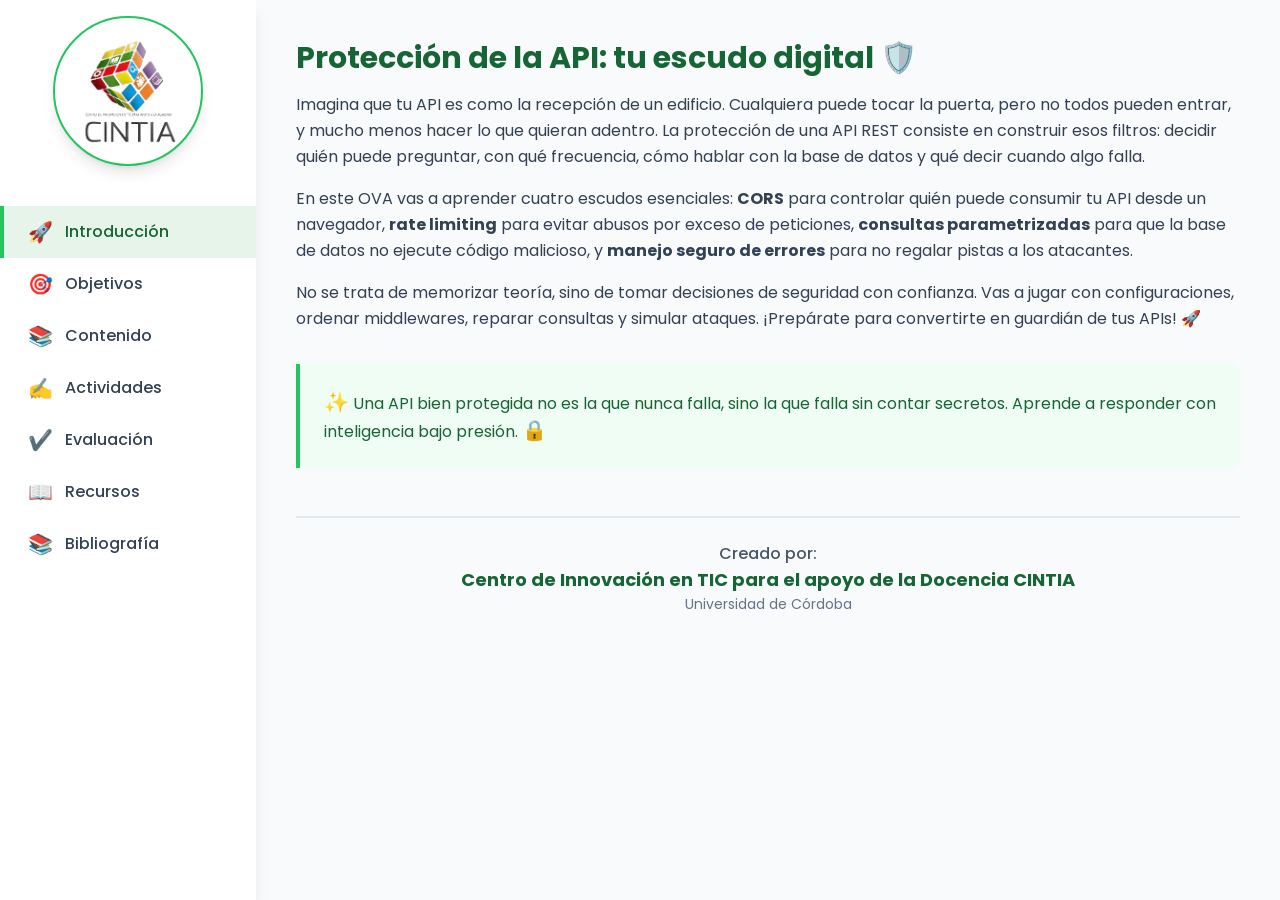
<file: p_tecnico/semestre_3/backend_2/unidad_2/tema_3/index.html>
<!DOCTYPE html>
<html lang="es">
<head>
    <meta charset="UTF-8">
    <meta name="viewport" content="width=device-width, initial-scale=1.0">
    <title>OVA: Protección de la API: CORS, rate limiting, consultas parametrizadas y manejo seguro de errores</title>
    <link rel="stylesheet" href="tailwind.css">
    <link rel="preconnect" href="https://fonts.googleapis.com">
    <link rel="preconnect" href="https://fonts.gstatic.com" crossorigin>
    <link href="https://fonts.googleapis.com/css2?family=Poppins:wght@400;500;600;700&display=swap" rel="stylesheet">
    <style>
        /* =============================================
           ESTILOS BASE — NO MODIFICAR
           ============================================= */
        body {
            font-family: 'Poppins', sans-serif;
            overflow-x: hidden;
            max-width: 100vw;
        }
        html {
            overflow-x: hidden;
            max-width: 100vw;
        }
        aside.w-64 {
            position: fixed;
            height: 100vh;
            overflow-y: auto;
        }
        @media (min-width: 768px) {
            main.flex-1 { margin-left: 16rem; }
        }
        .md\:hidden.mb-6 {
            position: fixed;
            top: 0; left: 0; right: 0;
            z-index: 50;
            background-color: #f8fafc;
            padding: 1rem;
            box-shadow: 0 2px 4px rgba(0,0,0,0.1);
        }
        @media (max-width: 767px) {
            main.flex-1 {
                padding-top: 12rem;
                padding-left: 0.5rem;
                padding-right: 0.5rem;
                overflow-x: hidden;
                max-width: 100vw;
            }
            * { box-sizing: border-box; }
            body, html, main, .accordion-panel, .content-section {
                overflow-x: hidden !important;
                max-width: 100vw !important;
            }
            pre { overflow-x: auto; max-width: 100%; }
            h2 { font-size: 1.5rem !important; }
            h3 { font-size: 1.25rem !important; }
            h4 { font-size: 1.125rem !important; }
            .accordion-panel {
                overflow-x: hidden;
                max-width: 100%;
                padding: 0.5rem !important;
            }
            .content-section {
                overflow-x: hidden;
                max-width: 100%;
                padding-left: 0 !important;
                padding-right: 0 !important;
            }
            .speech-controls { flex-wrap: wrap; gap: 0.5rem; }
            .speech-controls button { font-size: 0.75rem; padding: 0.25rem 0.75rem; }
        }
        .sidebar-link {
            transition: all 0.3s ease;
            border-left: 4px solid transparent;
        }
        .sidebar-link.active, .sidebar-link:hover {
            background-color: #e6f4ea;
            color: #166534;
            border-left-color: #22c55e;
        }
        .content-pane {
            display: none;
            animation: fadeIn 0.5s ease-in-out;
        }
        .content-pane.active { display: block; }
        @keyframes fadeIn {
            from { opacity: 0; transform: translateY(20px); }
            to   { opacity: 1; transform: translateY(0); }
        }
        .quiz-option:hover { background-color: #f0fdf4; }
        .quiz-option.selected {
            background-color: #dcfce7;
            border-color: #22c55e;
        }
        .accordion-btn { cursor: pointer; }
        .accordion-panel { transition: all 0.3s ease; }
        /* =============================================
           ESTILOS PERSONALIZADOS DEL OVA
           ============================================= */
        .badge { display: inline-block; padding: 0.25rem 0.5rem; border-radius: 9999px; font-size: 0.75rem; font-weight: 600; }
        .stars { color: #fbbf24; }
        .shake { animation: shake 0.4s; }
        @keyframes shake { 0%, 100% { transform: translateX(0); } 25% { transform: translateX(-5px); } 75% { transform: translateX(5px); } }
        .code-block { background: #1e293b; color: #e2e8f0; border-radius: 0.5rem; padding: 1rem; overflow-x: auto; font-family: monospace; font-size: 0.875rem; }
        .timer { font-variant-numeric: tabular-nums; }
        .progress-ring { transition: stroke-dashoffset 0.5s ease; }
        .game-card { transition: transform 0.2s, box-shadow 0.2s; }
        .game-card:hover { transform: translateY(-2px); box-shadow: 0 8px 16px rgba(0,0,0,0.1); }
        .locked { filter: grayscale(0.6); opacity: 0.7; }
        .mission-complete { border-left: 4px solid #22c55e; }
    </style>
</head>
<body class="bg-slate-50">

    <div class="flex min-h-screen">

        <!-- =============================================
             SIDEBAR — NO MODIFICAR ESTRUCTURA NI ESTILOS
             Solo cambiar los textos de los enlaces si es necesario
             ============================================= -->
        <aside class="w-64 bg-white shadow-lg flex-shrink-0 hidden md:flex md:flex-col">
            <div class="p-4">
                <div style="width:150px;height:150px;" class="p-2 mx-auto flex items-center justify-center bg-white rounded-full shadow-lg border-2 border-green-500 transition-shadow duration-300 hover:shadow-green-400">
                    <img src="img/logo.webp" alt="Logo OVA" class="w-5/6 h-5/6 object-contain" loading="lazy">
                </div>
            </div>
            <nav class="mt-6 flex-1">
                <a href="#" class="sidebar-link active flex items-center py-3 px-6 font-medium text-slate-700" data-target="introduccion"><span class="mr-3 text-xl">🚀</span> Introducción</a>
                <a href="#" class="sidebar-link flex items-center py-3 px-6 font-medium text-slate-700" data-target="objetivos"><span class="mr-3 text-xl">🎯</span> Objetivos</a>
                <a href="#" class="sidebar-link flex items-center py-3 px-6 font-medium text-slate-700" data-target="contenido"><span class="mr-3 text-xl">📚</span> Contenido</a>
                <a href="#" class="sidebar-link flex items-center py-3 px-6 font-medium text-slate-700" data-target="actividades"><span class="mr-3 text-xl">✍️</span> Actividades</a>
                <a href="#" class="sidebar-link flex items-center py-3 px-6 font-medium text-slate-700" data-target="evaluacion"><span class="mr-3 text-xl">✔️</span> Evaluación</a>
                <a href="#" class="sidebar-link flex items-center py-3 px-6 font-medium text-slate-700" data-target="recursos"><span class="mr-3 text-xl">📖</span> Recursos</a>
                <a href="#" class="sidebar-link flex items-center py-3 px-6 font-medium text-slate-700" data-target="bibliografia"><span class="mr-3 text-xl">📚</span> Bibliografía</a>
            </nav>
        </aside>

        <!-- =============================================
             CONTENIDO PRINCIPAL
             ============================================= -->
        <main class="flex-1 p-4 sm:p-6 md:p-10 bg-gray-50">

            <!-- MOBILE HEADER — NO MODIFICAR -->
            <div class="md:hidden mb-6 flex flex-col items-center">
                <div style="width:100px;height:100px;" class="p-2 flex items-center justify-center bg-white rounded-full shadow-lg transition-shadow duration-300 hover:shadow-green-400 mb-2">
                    <img src="img/logo.webp" alt="Logo OVA" class="w-5/6 h-5/6 object-contain" loading="lazy">
                </div>
                <select id="mobile-nav" class="w-full mt-2 p-2 border rounded-md bg-white shadow-sm">
                    <option value="introduccion">🚀 Introducción</option>
                    <option value="objetivos">🎯 Objetivos</option>
                    <option value="contenido">📚 Contenido</option>
                    <option value="actividades">✍️ Actividades</option>
                    <option value="evaluacion">✔️ Evaluación</option>
                    <option value="recursos">📖 Recursos</option>
                    <option value="bibliografia">📚 Bibliografía</option>
                </select>
            </div>

            <!-- =============================================
                 SECCIÓN: INTRODUCCIÓN
                 ============================================= -->
            <div id="introduccion" class="content-pane active">
                <h2 class="text-2xl sm:text-3xl font-bold text-green-800 mb-4">Protección de la API: tu escudo digital 🛡️</h2>

                <p class="text-slate-700 leading-relaxed mb-4">
                    Imagina que tu API es como la recepción de un edificio. Cualquiera puede tocar la puerta, pero no todos pueden entrar, y mucho menos hacer lo que quieran adentro. La protección de una API REST consiste en construir esos filtros: decidir quién puede preguntar, con qué frecuencia, cómo hablar con la base de datos y qué decir cuando algo falla.
                </p>
                <p class="text-slate-700 leading-relaxed mb-4">
                    En este OVA vas a aprender cuatro escudos esenciales: <strong>CORS</strong> para controlar quién puede consumir tu API desde un navegador, <strong>rate limiting</strong> para evitar abusos por exceso de peticiones, <strong>consultas parametrizadas</strong> para que la base de datos no ejecute código malicioso, y <strong>manejo seguro de errores</strong> para no regalar pistas a los atacantes.
                </p>
                <p class="text-slate-700 leading-relaxed mb-4">
                    No se trata de memorizar teoría, sino de tomar decisiones de seguridad con confianza. Vas a jugar con configuraciones, ordenar middlewares, reparar consultas y simular ataques. ¡Prepárate para convertirte en guardián de tus APIs! 🚀
                </p>
                <div class="mt-8 p-4 sm:p-6 bg-green-50 border-l-4 border-green-500 rounded-r-lg">
                    <p class="text-green-800">
                        <span class="text-xl">✨</span> Una API bien protegida no es la que nunca falla, sino la que falla sin contar secretos. Aprende a responder con inteligencia bajo presión. <span class="text-xl">🔒</span>
                    </p>
                </div>
            </div>

            <!-- =============================================
                 SECCIÓN: OBJETIVOS
                 ============================================= -->
            <div id="objetivos" class="content-pane">
                <h2 class="text-2xl sm:text-3xl font-bold text-green-800 mb-6">Objetivos de aprendizaje 🎯</h2>
                <ul class="space-y-4">
                    <li class="flex items-start p-4 bg-white rounded-lg shadow-sm">
                        <span class="text-green-700 mr-3 text-2xl">🧠</span>
                        <span>Comprender el propósito y el funcionamiento de CORS como mecanismo de control de acceso entre orígenes en una API REST.</span>
                    </li>
                    <li class="flex items-start p-4 bg-white rounded-lg shadow-sm">
                        <span class="text-green-700 mr-3 text-2xl">💡</span>
                        <span>Aplicar técnicas de rate limiting para prevenir abusos de consumo y garantizar la disponibilidad del servicio.</span>
                    </li>
                    <li class="flex items-start p-4 bg-white rounded-lg shadow-sm">
                        <span class="text-green-700 mr-3 text-2xl">🔧</span>
                        <span>Implementar consultas parametrizadas en el acceso a bases de datos para evitar inyecciones SQL y NoSQL.</span>
                    </li>
                    <li class="flex items-start p-4 bg-white rounded-lg shadow-sm">
                        <span class="text-green-700 mr-3 text-2xl">🛡️</span>
                        <span>Diseñar un manejo seguro de errores que oculte información sensible y ofrezca respuestas consistentes a los clientes.</span>
                    </li>
                </ul>
            </div>

            <!-- =============================================
                 SECCIÓN: CONTENIDO
                 ============================================= -->
            <div id="contenido" class="content-pane">
                <div class="w-full max-w-8xl mx-auto">

                    <!-- Barra de progreso de contenido (gamificación local) -->
                    <div id="progress-panel" class="mb-6 p-4 bg-white rounded-lg shadow-md border border-green-200">
                        <div class="flex items-center justify-between mb-2">
                            <span class="font-bold text-green-800">🏆 Progreso de escudos</span>
                            <span id="progress-text" class="text-sm text-slate-600">0 de 4 escudos activados</span>
                        </div>
                        <div class="w-full bg-slate-200 rounded-full h-3">
                            <div id="progress-bar" class="bg-green-500 h-3 rounded-full transition-all duration-500" style="width:0%"></div>
                        </div>
                        <div class="mt-2 flex flex-wrap gap-2">
                            <span id="badge-cors" class="badge bg-slate-100 text-slate-500">CORS</span>
                            <span id="badge-rate" class="badge bg-slate-100 text-slate-500">Rate limiting</span>
                            <span id="badge-query" class="badge bg-slate-100 text-slate-500">Consultas</span>
                            <span id="badge-error" class="badge bg-slate-100 text-slate-500">Errores</span>
                        </div>
                        <p class="mt-2 text-sm text-slate-600">Puntos: <span id="points-display" class="font-bold text-green-700">0</span> ⭐</p>
                    </div>

                    <!-- ACORDEÓN 1: CORS -->
                    <div class="mb-4">
                        <button type="button" class="w-full flex justify-between items-center p-4 bg-green-100 border border-green-300 rounded-t-lg focus:outline-none font-bold text-green-800 text-lg accordion-btn mb-2 text-left" data-target="#panel-cors">
                            <span>🌐 Escudo 1: CORS, el portero de orígenes</span>
                            <span class="ml-2">➕</span>
                        </button>
                    </div>
                    <div id="panel-cors" class="accordion-panel hidden bg-white border border-t-0 border-green-300 rounded-b-lg p-4 mb-6">
                        <div class="space-y-6 text-slate-700 leading-relaxed">
                            <div id="cors-contenido" class="content-section">
                                <p class="mb-4">
                                    <strong>CORS</strong> (Cross-Origin Resource Sharing) no es un sistema de autenticación, aunque mucha gente lo confunde con eso. Es un mecanismo del navegador que le pregunta al servidor: "¿me permites leer esta respuesta desde otro origen?". Si el servidor dice que no, el navegador bloquea la lectura del resultado.
                                </p>
                                <div class="bg-blue-50 border border-blue-200 rounded-lg p-4 mb-4">
                                    <p class="text-blue-800 text-sm font-semibold mb-2">💡 Recuerda esto</p>
                                    <p class="text-slate-700 text-sm">CORS solo afecta a JavaScript que corre en un navegador. No protege contra llamadas hechas con <code>curl</code>, Postman, Insomnia o scripts servidor-a-servidor. Por eso CORS y autenticación van de la mano, pero nunca son lo mismo.</p>
                                </div>

                                <h4 class="font-bold text-green-700 mb-2">¿Qué decide el servidor?</h4>
                                <ul class="list-disc pl-5 space-y-2 mb-4">
                                    <li><strong>Access-Control-Allow-Origin:</strong> qué dominios pueden leer la respuesta.</li>
                                    <li><strong>Access-Control-Allow-Methods:</strong> qué métodos HTTP están permitidos.</li>
                                    <li><strong>Access-Control-Allow-Headers:</strong> qué cabeceras puede enviar el cliente.</li>
                                    <li><strong>Access-Control-Allow-Credentials:</strong> si se permiten cookies o credenciales.</li>
                                </ul>

                                <h4 class="font-bold text-green-700 mb-2">Ejemplo práctico en Express</h4>
                                <pre class="code-block"><code>const allowedOrigins = ['https://app.ejemplo.com', 'https://admin.ejemplo.com'];

app.use(cors({
  origin: function (origin, callback) {
    if (!origin || allowedOrigins.includes(origin)) {
      callback(null, true);
    } else {
      callback(new Error('No permitido por CORS'));
    }
  },
  credentials: true,
  methods: ['GET', 'POST', 'PUT', 'DELETE'],
  allowedHeaders: ['Content-Type', 'Authorization']
}));</code></pre>

                                <!-- INTERACTIVO: Decisión CORS -->
                                <div class="mt-6 p-4 bg-green-50 border border-green-300 rounded-lg game-card">
                                    <p class="text-green-800 font-bold mb-2">🎮 Misión 1: ¿Permites o bloqueas?</p>
                                    <p class="text-slate-600 text-sm mb-4">Una petición llega con el origen <code>https://evil.com</code>. Tu lista blanca solo tiene <code>https://app.ejemplo.com</code>. ¿Qué hace el servidor?</p>
                                    <div class="grid grid-cols-2 gap-3">
                                        <button type="button" class="cors-choice py-2 px-4 bg-white border-2 border-slate-200 rounded-lg font-semibold" data-correct="yes" data-choice="allow">Permitir</button>
                                        <button type="button" class="cors-choice py-2 px-4 bg-white border-2 border-slate-200 rounded-lg font-semibold" data-correct="yes" data-choice="block">Bloquear</button>
                                    </div>
                                    <p id="cors-feedback" class="mt-3 text-sm font-semibold"></p>
                                </div>
                            </div>
                        </div>
                    </div>

                    <!-- ACORDEÓN 2: Rate limiting -->
                    <div class="mb-4">
                        <button type="button" class="w-full flex justify-between items-center p-4 bg-green-100 border border-green-300 rounded-t-lg focus:outline-none font-bold text-green-800 text-lg accordion-btn mb-2 text-left" data-target="#panel-rate">
                            <span>⏱️ Escudo 2: Rate limiting, el control de tráfico</span>
                            <span class="ml-2">➕</span>
                        </button>
                    </div>
                    <div id="panel-rate" class="accordion-panel hidden bg-white border border-t-0 border-green-300 rounded-b-lg p-4 mb-6">
                        <div class="space-y-6 text-slate-700 leading-relaxed">
                            <div id="rate-contenido" class="content-section">
                                <p class="mb-4">
                                    El <strong>rate limiting</strong> es como el semáforo de una autopista: limita cuántos autos (peticiones) pueden pasar en un tiempo determinado. Sin él, un atacante podría intentar adivinar contraseñas a gran velocidad, descargar toda tu base de datos o simplemente tumbar tu servicio con tráfico masivo.
                                </p>

                                <h4 class="font-bold text-green-700 mb-2">Conceptos clave</h4>
                                <div class="overflow-x-auto">
                                    <table class="w-full text-sm border-collapse border border-green-300 mb-4">
                                        <thead>
                                            <tr class="bg-green-100">
                                                <th class="border border-green-300 p-2 text-left">Término</th>
                                                <th class="border border-green-300 p-2 text-left">Significado</th>
                                            </tr>
                                        </thead>
                                        <tbody>
                                            <tr>
                                                <td class="border border-green-300 p-2 font-semibold">Límite</td>
                                                <td class="border border-green-300 p-2">Máximo de peticiones permitidas.</td>
                                            </tr>
                                            <tr>
                                                <td class="border border-green-300 p-2 font-semibold">Ventana</td>
                                                <td class="border border-green-300 p-2">Tiempo en que se cuenta ese límite (por minuto, hora, etc.).</td>
                                            </tr>
                                            <tr>
                                                <td class="border border-green-300 p-2 font-semibold">Identificador</td>
                                                <td class="border border-green-300 p-2">Cómo reconocer al cliente: IP, API key, id de usuario.</td>
                                            </tr>
                                            <tr>
                                                <td class="border border-green-300 p-2 font-semibold">429</td>
                                                <td class="border border-green-300 p-2">Código HTTP de "Too Many Requests".</td>
                                            </tr>
                                        </tbody>
                                    </table>
                                </div>

                                <h4 class="font-bold text-green-700 mb-2">Configuración con express-rate-limit</h4>
                                <pre class="code-block"><code>const rateLimit = require('express-rate-limit');

const limiter = rateLimit({
  windowMs: 15 * 60 * 1000, // 15 minutos
  max: 100, // máximo 100 peticiones por IP
  message: 'Demasiadas peticiones, intenta más tarde.',
  standardHeaders: true,
  legacyHeaders: false,
});

app.use('/api/', limiter);</code></pre>

                                <!-- INTERACTIVO: Simulador de rate limiting -->
                                <div class="mt-6 p-4 bg-green-50 border border-green-300 rounded-lg game-card">
                                    <p class="text-green-800 font-bold mb-2">🎮 Misión 2: Simulador de tráfico</p>
                                    <p class="text-slate-600 text-sm mb-3">El límite es de <strong>5 peticiones por minuto</strong>. Pulsa "Enviar petición" y observa qué pasa cuando te pasas.</p>
                                    <div class="flex items-center gap-4 mb-3">
                                        <button type="button" id="rate-send" class="py-2 px-4 bg-green-600 text-white rounded-lg font-semibold hover:bg-green-700">Enviar petición</button>
                                        <span class="text-sm">Enviadas: <span id="rate-count" class="font-bold">0</span></span>
                                        <span class="text-sm">Estado: <span id="rate-status" class="font-bold text-green-700">OK</span></span>
                                    </div>
                                    <div class="w-full bg-slate-200 rounded-full h-2">
                                        <div id="rate-bar" class="bg-green-500 h-2 rounded-full" style="width:0%"></div>
                                    </div>
                                    <p id="rate-feedback" class="mt-2 text-sm font-semibold"></p>
                                    <button type="button" id="rate-reset" class="mt-3 text-sm text-green-700 underline hidden">Reiniciar simulador</button>
                                </div>

                            </div>
                        </div>
                    </div>

                    <!-- ACORDEÓN 3: Consultas parametrizadas -->
                    <div class="mb-4">
                        <button type="button" class="w-full flex justify-between items-center p-4 bg-green-100 border border-green-300 rounded-t-lg focus:outline-none font-bold text-green-800 text-lg accordion-btn mb-2 text-left" data-target="#panel-query">
                            <span>🛡️ Escudo 3: Consultas parametrizadas, la base de datos blindada</span>
                            <span class="ml-2">➕</span>
                        </button>
                    </div>
                    <div id="panel-query" class="accordion-panel hidden bg-white border border-t-0 border-green-300 rounded-b-lg p-4 mb-6">
                        <div class="space-y-6 text-slate-700 leading-relaxed">
                            <div id="query-contenido" class="content-section">
                                <p class="mb-4">
                                    La regla de oro para hablar con una base de datos es: <strong>nunca confíes en datos que vienen del usuario</strong>. Si concatenas una entrada directamente en una consulta SQL, un atacante puede inyectar código y leer, modificar o borrar información.
                                </p>

                                <h4 class="font-bold text-green-700 mb-2">❌ Código vulnerable</h4>
                                <pre class="code-block"><code>const email = req.body.email;
const query = `SELECT * FROM users WHERE email = '${email}'`;
// Si email es: ' OR '1'='1' --
// la consulta devuelve todos los usuarios</code></pre>

                                <h4 class="font-bold text-green-700 mb-2">✅ Consulta parametrizada</h4>
                                <pre class="code-block"><code>const result = await db.query(
  'SELECT * FROM users WHERE email = $1',
  [email]
);
// El motor trata el valor como dato, nunca como código</code></pre>

                                <h4 class="font-bold text-green-700 mb-2">En NoSQL también importa</h4>
                                <p class="mb-4 text-sm">En MongoDB, si pasas directamente un objeto JSON como filtro, un atacante puede inyectar operadores como <code>{ "$gt": "" }</code>. La solución es validar el tipo antes de consultar.</p>

                                <!-- INTERACTIVO: Repara la consulta -->
                                <div class="mt-6 p-4 bg-green-50 border border-green-300 rounded-lg game-card">
                                    <p class="text-green-800 font-bold mb-2">🎮 Misión 3: Repara la consulta</p>
                                    <p class="text-slate-600 text-sm mb-3">Selecciona la versión segura de esta consulta:</p>
                                    <pre class="code-block mb-3"><code>// Entrada: req.body.id
const query = "SELECT * FROM productos WHERE id = " + req.body.id;</code></pre>
                                    <div class="space-y-2" id="query-options">
                                        <button type="button" class="query-choice w-full text-left py-2 px-3 bg-white border-2 border-slate-200 rounded-lg text-sm" data-correct="no">
                                            <code>db.query(`SELECT * FROM productos WHERE id = ${req.body.id}`)</code>
                                        </button>
                                        <button type="button" class="query-choice w-full text-left py-2 px-3 bg-white border-2 border-slate-200 rounded-lg text-sm" data-correct="yes">
                                            <code>db.query('SELECT * FROM productos WHERE id = $1', [req.body.id])</code>
                                        </button>
                                        <button type="button" class="query-choice w-full text-left py-2 px-3 bg-white border-2 border-slate-200 rounded-lg text-sm" data-correct="no">
                                            <code>db.query("SELECT * FROM productos WHERE id = '" + req.body.id + "'")</code>
                                        </button>
                                    </div>
                                    <p id="query-feedback" class="mt-3 text-sm font-semibold"></p>
                                </div>

                            </div>
                        </div>
                    </div>

                    <!-- ACORDEÓN 4: Manejo seguro de errores -->
                    <div class="mb-4">
                        <button type="button" class="w-full flex justify-between items-center p-4 bg-green-100 border border-green-300 rounded-t-lg focus:outline-none font-bold text-green-800 text-lg accordion-btn mb-2 text-left" data-target="#panel-error">
                            <span>🚨 Escudo 4: Manejo seguro de errores, callar con elegancia</span>
                            <span class="ml-2">➕</span>
                        </button>
                    </div>
                    <div id="panel-error" class="accordion-panel hidden bg-white border border-t-0 border-green-300 rounded-b-lg p-4 mb-6">
                        <div class="space-y-6 text-slate-700 leading-relaxed">
                            <div id="error-contenido" class="content-section">
                                <p class="mb-4">
                                    Cuando algo falla en tu API, el cliente merece una respuesta clara, pero el atacante no merece información útil. Un error que dice <code>"Column 'password' does not exist"</code> o entrega una traza completa de la base de datos está regalando el plano del edificio.
                                </p>

                                <h4 class="font-bold text-green-700 mb-2">Principios del manejo seguro</h4>
                                <ul class="list-disc pl-5 space-y-2 mb-4">
                                    <li>Usa un formato consistente: <code>{ status, message, code }</code>.</li>
                                    <li>No expongas rutas internas, nombres de tablas ni contraseñas.</li>
                                    <li>Registra los errores detallados solo en el servidor (logs).</li>
                                    <li>Devuelve códigos HTTP adecuados: 400, 401, 403, 404, 429, 500.</li>
                                    <li>En producción, oculta el <code>stack trace</code>; en desarrollo, sí puedes mostrarlo.</li>
                                </ul>

                                <h4 class="font-bold text-green-700 mb-2">Middleware de errores en Express</h4>
                                <pre class="code-block"><code>app.use((err, req, res, next) => {
  console.error(err); // detalle completo en logs del servidor

  const status = err.status || 500;
  const message = status === 500 && process.env.NODE_ENV === 'production'
    ? 'Error interno del servidor'
    : err.message;

  res.status(status).json({
    error: {
      status,
      message,
      code: err.code || 'INTERNAL_ERROR'
    }
  });
});</code></pre>

                                <!-- INTERACTIVO: Clasifica el error -->
                                <div class="mt-6 p-4 bg-green-50 border border-green-300 rounded-lg game-card">
                                    <p class="text-green-800 font-bold mb-2">🎮 Misión 4: ¿Qué dices al cliente?</p>
                                    <p class="text-slate-600 text-sm mb-3">Ocurrió un error de conexión a la base de datos. ¿Qué mensaje envías al cliente?</p>
                                    <div class="space-y-2" id="error-options">
                                        <button type="button" class="error-choice w-full text-left py-2 px-3 bg-white border-2 border-slate-200 rounded-lg text-sm" data-correct="no">
                                            "Error: connect ECONNREFUSED 127.0.0.1:5432 en db.js:42"
                                        </button>
                                        <button type="button" class="error-choice w-full text-left py-2 px-3 bg-white border-2 border-slate-200 rounded-lg text-sm" data-correct="yes">
                                            { status: 500, message: "Error interno del servidor", code: "DB_ERROR" }
                                        </button>
                                        <button type="button" class="error-choice w-full text-left py-2 px-3 bg-white border-2 border-slate-200 rounded-lg text-sm" data-correct="no">
                                            "No se pudo conectar a PostgreSQL con el usuario admin"
                                        </button>
                                    </div>
                                    <p id="error-feedback" class="mt-3 text-sm font-semibold"></p>
                                </div>

                            </div>
                        </div>
                    </div>

                </div>
            </div>

            <!-- =============================================
                 SECCIÓN: ACTIVIDADES
                 ============================================= -->
            <div id="actividades" class="content-pane">
                <h2 class="text-2xl sm:text-3xl font-bold text-green-800 mb-2">Misiones de protección ⚔️</h2>
                <p class="text-slate-600 mb-4">Completa las misiones para desbloquear insignias. Toda la gamificación ocurre aquí.</p>

                <!-- Tabla de logros -->
                <div class="mb-6 p-4 bg-white rounded-lg shadow-md border border-green-200">
                    <h3 class="font-bold text-green-800 mb-3">🏅 Tabla de logros</h3>
                    <div class="grid grid-cols-2 sm:grid-cols-4 gap-3" id="badges-container">
                        <div class="badge-card p-3 bg-slate-100 rounded-lg text-center text-sm text-slate-500" id="badge-m1">🥇 Portero de orígenes</div>
                        <div class="badge-card p-3 bg-slate-100 rounded-lg text-center text-sm text-slate-500" id="badge-m2">🥈 Guardián del tráfico</div>
                        <div class="badge-card p-3 bg-slate-100 rounded-lg text-center text-sm text-slate-500" id="badge-m3">🛡️ Blindador de consultas</div>
                        <div class="badge-card p-3 bg-slate-100 rounded-lg text-center text-sm text-slate-500" id="badge-m4">🏆 Maestro del silencio</div>
                    </div>
                    <p class="mt-3 text-sm text-slate-600">Puntos totales: <span id="activity-points" class="font-bold text-green-700">0</span> ⭐</p>
                </div>

                <!-- Misión 1: Orden de middlewares -->
                <div class="bg-white border-l-4 border-green-500 rounded-lg shadow-sm p-6 mb-6" id="mission-1">
                    <h3 class="text-xl font-bold text-green-700 mb-3">🧩 Misión 1: Ordena el flujo de protección</h3>
                    <p class="mb-4 text-slate-700 leading-relaxed">
                        El orden de los middlewares importa tanto como tenerlos. Arrastra o haz clic en los pasos para ordenarlos correctamente: primero seguridad y CORS, luego rate limiting, después parseo y autenticación, y finalmente las rutas y manejo de errores.
                    </p>
                    <div class="space-y-2" id="middleware-steps">
                        <button type="button" class="step-item w-full text-left py-2 px-3 bg-slate-100 border-2 border-slate-200 rounded-lg" data-order="4">Handler de errores global</button>
                        <button type="button" class="step-item w-full text-left py-2 px-3 bg-slate-100 border-2 border-slate-200 rounded-lg" data-order="3">Autenticación y rutas</button>
                        <button type="button" class="step-item w-full text-left py-2 px-3 bg-slate-100 border-2 border-slate-200 rounded-lg" data-order="1">CORS y seguridad</button>
                        <button type="button" class="step-item w-full text-left py-2 px-3 bg-slate-100 border-2 border-slate-200 rounded-lg" data-order="2">Rate limiting y parseo de body</button>
                    </div>
                    <p id="order-feedback" class="mt-3 text-sm font-semibold"></p>
                    <button type="button" id="check-order" class="mt-3 bg-green-600 text-white py-2 px-4 rounded-lg font-semibold hover:bg-green-700">Verificar orden</button>
                </div>

                <!-- Misión 2: Calculadora de rate limit -->
                <div class="bg-white border-l-4 border-green-500 rounded-lg shadow-sm p-6 mb-6" id="mission-2">
                    <h3 class="text-xl font-bold text-green-700 mb-3">⏱️ Misión 2: Calcula el límite correcto</h3>
                    <p class="mb-4 text-slate-700 leading-relaxed">
                        Un endpoint de login no puede permitir más de 5 intentos por minuto por IP. Si configuras una ventana de 60 segundos, ¿cuál debe ser el <code>max</code> para ese endpoint?
                    </p>
                    <div class="flex flex-wrap gap-3 mb-4">
                        <button type="button" class="rate-calc-choice py-2 px-4 bg-white border-2 border-slate-200 rounded-lg" data-correct="no">max: 100</button>
                        <button type="button" class="rate-calc-choice py-2 px-4 bg-white border-2 border-slate-200 rounded-lg" data-correct="yes">max: 5</button>
                        <button type="button" class="rate-calc-choice py-2 px-4 bg-white border-2 border-slate-200 rounded-lg" data-correct="no">max: 1</button>
                    </div>
                    <p id="rate-calc-feedback" class="text-sm font-semibold"></p>
                </div>

                <!-- Misión 3: Caza de errores -->
                <div class="bg-white border-l-4 border-green-500 rounded-lg shadow-sm p-6 mb-6" id="mission-3">
                    <h3 class="text-xl font-bold text-green-700 mb-3">🕵️ Misión 3: Caza el error de seguridad</h3>
                    <p class="mb-4 text-slate-700 leading-relaxed">
                        Lee el siguiente snippet y selecciona la vulnerabilidad presente.
                    </p>
                    <pre class="code-block mb-4"><code>app.get('/usuario/:id', async (req, res) => {
  const user = await db.query(`
    SELECT * FROM users WHERE id = ${req.params.id}
  `);
  res.json(user);
});</code></pre>
                    <div class="space-y-2" id="bug-options">
                        <button type="button" class="bug-choice w-full text-left py-2 px-3 bg-white border-2 border-slate-200 rounded-lg text-sm" data-correct="no">Falta autenticación</button>
                        <button type="button" class="bug-choice w-full text-left py-2 px-3 bg-white border-2 border-slate-200 rounded-lg text-sm" data-correct="yes">Inyección SQL por concatenación de parámetro</button>
                        <button type="button" class="bug-choice w-full text-left py-2 px-3 bg-white border-2 border-slate-200 rounded-lg text-sm" data-correct="no">No hay CORS configurado</button>
                    </div>
                    <p id="bug-feedback" class="mt-3 text-sm font-semibold"></p>
                </div>

                <!-- Misión 4: Quiz contra reloj -->
                <div class="bg-white border-l-4 border-green-500 rounded-lg shadow-sm p-6 mb-6" id="mission-4">
                    <h3 class="text-xl font-bold text-green-700 mb-3">⚡ Misión 4: Quiz contra reloj</h3>
                    <p class="mb-4 text-slate-700 leading-relaxed">
                        Responde 5 preguntas en menos de 60 segundos. Cada respuesta correcta suma 20 puntos.
                    </p>
                    <div class="flex items-center gap-3 mb-4">
                        <span class="text-lg font-bold text-red-600">⏰ <span id="timer" class="timer">60</span>s</span>
                        <button type="button" id="start-timer-quiz" class="py-2 px-4 bg-green-600 text-white rounded-lg font-semibold hover:bg-green-700">Iniciar reto</button>
                    </div>
                    <div id="timer-questions" class="hidden space-y-4"></div>
                    <p id="timer-feedback" class="mt-3 text-sm font-semibold"></p>
                </div>

                <!-- Productos esperados -->
                <div class="bg-white border-l-4 border-green-500 rounded-lg shadow-sm p-6">
                    <h3 class="text-xl font-bold text-green-700 mb-3">📝 Producto esperado</h3>
                    <p class="text-slate-700 leading-relaxed">
                        Diseña un mini plan de protección para una API de registro de usuarios. Indica qué middlewares usarías, en qué orden, qué límites de rate limiting aplicarías, cómo harías las consultas a la base de datos y cómo responderías ante errores. Entrega tu respuesta en un documento o captura de pantalla.
                    </p>
                </div>
            </div>

            <!-- =============================================
                 SECCIÓN: EVALUACIÓN
                 ============================================= -->
            <div id="evaluacion" class="content-pane">
                <h2 class="text-2xl sm:text-3xl font-bold text-green-800 mb-6">Evaluación</h2>
                <div class="bg-white p-6 rounded-lg shadow-md">
                    <p class="text-slate-600 mb-6">Comprueba lo que has aprendido. Selecciona la respuesta correcta para cada pregunta.</p>
                    <div id="quiz-container"></div>
                    <button id="submit-quiz-btn" class="mt-6 bg-green-600 text-white font-bold py-2 px-6 rounded-lg hover:bg-green-700 transition-colors">Finalizar evaluación</button>
                    <div id="quiz-result" class="mt-4 text-lg font-bold"></div>
                </div>
            </div>

            <!-- =============================================
                 SECCIÓN: RECURSOS
                 ============================================= -->
            <div id="recursos" class="content-pane">
                <h2 class="text-2xl sm:text-3xl font-bold text-green-800 mb-6">Recursos para profundizar</h2>
                <p class="text-slate-700 leading-relaxed mb-6">Para ampliar tu conocimiento, te recomendamos explorar los siguientes recursos:</p>
                <ul class="space-y-4">

                    <li class="bg-white p-4 rounded-lg shadow-md hover:shadow-lg transition-shadow border-l-4 border-green-500 flex flex-col sm:flex-row sm:items-center justify-between">
                        <div>
                            <h3 class="font-bold text-green-700">Middleware CORS para Express</h3>
                            <p class="text-slate-600 mb-2">Documentación oficial del paquete cors para configurar el intercambio de recursos entre orígenes en aplicaciones Express.</p>
                            <a href="https://expressjs.com/en/resources/middleware/cors.html" target="_blank" class="underline text-slate-700 hover:text-green-700">Ir al recurso</a>
                        </div>
                        <div class="mt-4 sm:mt-0 sm:ml-6 flex-shrink-0">
                            <div class="bg-green-50 border border-green-300 rounded flex items-center justify-center" style="width:2cm;height:2cm;">
                                <img src="img/qr-recurso-1.png" alt="QR Middleware CORS para Express" class="max-w-full max-h-full object-contain" loading="lazy">
                            </div>
                        </div>
                    </li>

                    <li class="bg-white p-4 rounded-lg shadow-md hover:shadow-lg transition-shadow border-l-4 border-green-500 flex flex-col sm:flex-row sm:items-center justify-between">
                        <div>
                            <h3 class="font-bold text-green-700">express-rate-limit</h3>
                            <p class="text-slate-600 mb-2">Repositorio y documentación del middleware express-rate-limit para limitar peticiones repetidas a APIs públicas.</p>
                            <a href="https://www.npmjs.com/package/express-rate-limit" target="_blank" class="underline text-slate-700 hover:text-green-700">Ir al recurso</a>
                        </div>
                        <div class="mt-4 sm:mt-0 sm:ml-6 flex-shrink-0">
                            <div class="bg-green-50 border border-green-300 rounded flex items-center justify-center" style="width:2cm;height:2cm;">
                                <img src="img/qr-recurso-2.png" alt="QR express-rate-limit" class="max-w-full max-h-full object-contain" loading="lazy">
                            </div>
                        </div>
                    </li>

                    <li class="bg-white p-4 rounded-lg shadow-md hover:shadow-lg transition-shadow border-l-4 border-green-500 flex flex-col sm:flex-row sm:items-center justify-between">
                        <div>
                            <h3 class="font-bold text-green-700">Códigos de estado HTTP (MDN)</h3>
                            <p class="text-slate-600 mb-2">Guía de MDN Web Docs con los códigos de estado HTTP más comunes, incluyendo 400, 401, 403, 404, 429 y 500.</p>
                            <a href="https://developer.mozilla.org/es/docs/Web/HTTP/Status" target="_blank" class="underline text-slate-700 hover:text-green-700">Ir al recurso</a>
                        </div>
                        <div class="mt-4 sm:mt-0 sm:ml-6 flex-shrink-0">
                            <div class="bg-green-50 border border-green-300 rounded flex items-center justify-center" style="width:2cm;height:2cm;">
                                <img src="img/qr-recurso-3.png" alt="QR Códigos de estado HTTP MDN" class="max-w-full max-h-full object-contain" loading="lazy">
                            </div>
                        </div>
                    </li>

                </ul>
            </div>

            <!-- =============================================
                 SECCIÓN: BIBLIOGRAFÍA
                 ============================================= -->
            <div id="bibliografia" class="content-pane">
                <h2 class="text-2xl sm:text-3xl font-bold text-green-800 mb-6">Bibliografía</h2>
                <div class="space-y-6">

                    <div class="bg-white p-6 rounded-lg shadow-md hover:shadow-lg transition-shadow border-l-4 border-green-500">
                        <span class="block text-slate-700">
                            Ruiz Barea, R. (2023). <i>Protección de APIs REST</i> [Trabajo Fin de Máster, Universitat Oberta de Catalunya]. Repositorio O2 UOC. (implementación y securización de un API Gateway universitario frente a los riesgos de seguridad más comunes de una API REST). <a href="https://scholar.google.com/scholar?q=Protecci%C3%B3n+de+APIs+REST+Ruiz+Barea" class="text-green-700 underline break-all" target="_blank">https://scholar.google.com/scholar?q=Protecci%C3%B3n+de+APIs+REST+Ruiz+Barea</a>
                        </span>
                    </div>

                    <div class="bg-white p-6 rounded-lg shadow-md hover:shadow-lg transition-shadow border-l-4 border-green-500">
                        <span class="block text-slate-700">
                            Leones Zambrano, W. P., Macías Bazurto, L. M., Pilla Zúñiga, W. I., y Fernández Sánchez, E. G. (2024). Diseño estratégico de APIs escalables y seguras para la integración de sistemas y aplicaciones. <i>Ciencia Latina Revista Científica Multidisciplinar</i>, 8(5), 13395-13408. (pp. 13405-13406). <a href="https://scholar.google.com/scholar?q=Dise%C3%B1o+estrat%C3%A9gico+de+APIs+escalables+y+seguras+para+la+integraci%C3%B3n+de+sistemas+y+aplicaciones" class="text-green-700 underline break-all" target="_blank">https://scholar.google.com/scholar?q=Dise%C3%B1o+estrat%C3%A9gico+de+APIs+escalables+y+seguras+para+la+integraci%C3%B3n+de+sistemas+y+aplicaciones</a>
                        </span>
                    </div>

                    <div class="bg-white p-6 rounded-lg shadow-md hover:shadow-lg transition-shadow border-l-4 border-green-500">
                        <span class="block text-slate-700">
                            Cevallos Muñoz, F. D. (2022). <i>Propuesta de buenas prácticas de seguridad para creación, transporte y almacenamiento de JSON Web Tokens</i> [Tesis de maestría, Pontificia Universidad Católica del Ecuador, Sede Ambato]. <a href="https://scholar.google.com/scholar?q=Propuesta+de+buenas+pr%C3%A1cticas+de+seguridad+para+creaci%C3%B3n+transporte+y+almacenamiento+de+JSON+Web+Tokens" class="text-green-700 underline break-all" target="_blank">https://scholar.google.com/scholar?q=Propuesta+de+buenas+pr%C3%A1cticas+de+seguridad+para+creaci%C3%B3n+transporte+y+almacenamiento+de+JSON+Web+Tokens</a>
                        </span>
                    </div>

                    <div class="bg-white p-6 rounded-lg shadow-md hover:shadow-lg transition-shadow border-l-4 border-green-500">
                        <span class="block text-slate-700">
                            Ramírez Patajalo, G. A. (2023). Seguridad en desarrollo web: mejores prácticas para proteger aplicaciones y datos. <i>Dominio de las Ciencias</i>, 9(3), 2219-2229. (manejo seguro de errores y protección integral de aplicaciones web frente a accesos no autorizados). <a href="https://scholar.google.com/scholar?q=Seguridad+en+desarrollo+web+mejores+pr%C3%A1cticas+para+proteger+aplicaciones+y+datos" class="text-green-700 underline break-all" target="_blank">https://scholar.google.com/scholar?q=Seguridad+en+desarrollo+web+mejores+pr%C3%A1cticas+para+proteger+aplicaciones+y+datos</a>
                        </span>
                    </div>

                </div>
            </div>

            <!-- =============================================
                 FOOTER CON CRÉDITOS — NO MODIFICAR
                 ============================================= -->
            <footer class="mt-12 pt-6 border-t-2 border-slate-200 text-center">
                <p class="text-slate-600 font-medium">Creado por:</p>
                <p class="text-green-800 font-bold text-lg">Centro de Innovación en TIC para el apoyo de la Docencia CINTIA</p>
                <p class="text-slate-500 text-sm">Universidad de Córdoba</p>
            </footer>

        </main>
    </div>

    <!-- =============================================
         SCRIPTS
         ============================================= -->

    <!-- Navegación y acordeones -->
    <script>
        document.querySelectorAll('.sidebar-link').forEach(link => {
            link.addEventListener('click', function(e) {
                e.preventDefault();
                const target = this.dataset.target;
                document.querySelectorAll('.content-pane').forEach(p => p.classList.remove('active'));
                document.querySelectorAll('.sidebar-link').forEach(l => l.classList.remove('active'));
                document.getElementById(target).classList.add('active');
                this.classList.add('active');
            });
        });

        document.getElementById('mobile-nav').addEventListener('change', function() {
            document.querySelectorAll('.content-pane').forEach(p => p.classList.remove('active'));
            document.getElementById(this.value).classList.add('active');
        });

        document.querySelectorAll('.accordion-btn').forEach(btn => {
            btn.addEventListener('click', function() {
                const targetId = this.dataset.target;
                const panel = document.querySelector(targetId);
                const icon = this.querySelector('span:last-child');
                if (panel.classList.contains('hidden')) {
                    panel.classList.remove('hidden');
                    icon.textContent = '➖';
                } else {
                    panel.classList.add('hidden');
                    icon.textContent = '➕';
                }
            });
        });
    </script>

    <!-- Evaluación -->
    <script>
        const quizData = [
            {
                question: "¿Qué protege realmente CORS en una API?",
                options: [
                    "Evita que cualquier origen lea la respuesta en un navegador",
                    "Autentica a los usuarios que consumen la API",
                    "Bloquea todas las peticiones maliciosas",
                    "Cifra los datos entre cliente y servidor"
                ],
                correct: 0
            },
            {
                question: "¿Qué código HTTP se devuelve cuando se excede un límite de rate limiting?",
                options: ["200 OK", "401 Unauthorized", "429 Too Many Requests", "500 Internal Server Error"],
                correct: 2
            },
            {
                question: "¿Por qué son seguras las consultas parametrizadas?",
                options: [
                    "Porque usan más memoria",
                    "Porque el motor de base de datos trata los valores como datos, no como código",
                    "Porque solo funcionan con bases de datos SQL",
                    "Porque ocultan la consulta al cliente"
                ],
                correct: 1
            },
            {
                question: "En producción, ¿qué información NUNCA debe incluir un mensaje de error al cliente?",
                options: [
                    "El código de estado HTTP",
                    "Un mensaje genérico como 'Error interno del servidor'",
                    "El stack trace con rutas y nombres de base de datos",
                    "Un identificador de error para soporte"
                ],
                correct: 2
            },
            {
                question: "¿Cuál es el orden recomendado de middlewares en Express?",
                options: [
                    "Rutas → CORS → autenticación → handler de errores",
                    "CORS/seguridad → rate limiting → parseo/autenticación → rutas → handler de errores",
                    "Handler de errores → CORS → rutas → autenticación",
                    "Autenticación → CORS → rate limiting → rutas"
                ],
                correct: 1
            },
            {
                question: "¿Cuál configuración de CORS es más segura cuando la API usa cookies o tokens?",
                options: [
                    "Access-Control-Allow-Origin: *",
                    "Una lista blanca de orígenes con credentials: true",
                    "Permitir cualquier método y cabecera",
                    "Deshabilitar el preflight OPTIONS"
                ],
                correct: 1
            }
        ];

        const quizContainer = document.getElementById('quiz-container');
        quizData.forEach((item, index) => {
            const div = document.createElement('div');
            div.classList.add('mb-6');
            div.innerHTML = `
                <p class="font-semibold text-slate-800 mb-3">${index + 1}. ${item.question}</p>
                <div class="grid grid-cols-1 sm:grid-cols-2 gap-3 options-grid">
                    ${item.options.map((opt, i) => `
                        <div class="quiz-option border-2 border-slate-200 rounded-lg p-3 cursor-pointer transition-colors"
                             data-question="${index}" data-option="${i}">
                            <span class="font-medium text-green-700 mr-2">${String.fromCharCode(65+i)}.</span> ${opt}
                        </div>
                    `).join('')}
                </div>
            `;
            quizContainer.appendChild(div);
        });

        document.querySelectorAll('.quiz-option').forEach(opt => {
            opt.addEventListener('click', function() {
                const q = this.dataset.question;
                document.querySelectorAll(`[data-question="${q}"]`).forEach(o => o.classList.remove('selected'));
                this.classList.add('selected');
            });
        });

        document.getElementById('submit-quiz-btn').addEventListener('click', () => {
            let score = 0;
            quizData.forEach((item, index) => {
                const selected = document.querySelector(`.quiz-option.selected[data-question="${index}"]`);
                if (selected && parseInt(selected.dataset.option) === item.correct) score++;
            });
            const result = document.getElementById('quiz-result');
            const pct = Math.round((score / quizData.length) * 100);
            result.textContent = `Obtuviste ${score} de ${quizData.length} (${pct}%)`;
            result.className = `mt-4 text-lg font-bold ${pct >= 60 ? 'text-green-700' : 'text-red-600'}`;
        });
    </script>

    <!-- Gamificación e interactividad -->
    <script>
        // Estado global de gamificación
        const gameState = {
            points: 0,
            completed: { cors: false, rate: false, query: false, error: false },
            badges: { m1: false, m2: false, m3: false, m4: false }
        };

        function updatePoints(amount) {
            gameState.points += amount;
            document.getElementById('points-display').textContent = gameState.points;
            document.getElementById('activity-points').textContent = gameState.points;
        }

        function updateProgress() {
            const total = Object.keys(gameState.completed).length;
            const done = Object.values(gameState.completed).filter(v => v).length;
            const pct = Math.round((done / total) * 100);
            document.getElementById('progress-bar').style.width = pct + '%';
            document.getElementById('progress-text').textContent = `${done} de ${total} escudos activados`;

            const badges = ['cors', 'rate', 'query', 'error'];
            badges.forEach(b => {
                const el = document.getElementById('badge-' + b);
                if (gameState.completed[b]) {
                    el.className = 'badge bg-green-200 text-green-800';
                }
            });
        }

        function unlockBadge(id) {
            if (!gameState.badges[id]) {
                gameState.badges[id] = true;
                const el = document.getElementById('badge-' + id);
                el.classList.remove('bg-slate-100', 'text-slate-500');
                el.classList.add('bg-green-200', 'text-green-800', 'mission-complete');
            }
        }

        // --- Misión CORS ---
        document.querySelectorAll('.cors-choice').forEach(btn => {
            btn.addEventListener('click', function() {
                const choice = this.dataset.choice;
                const feedback = document.getElementById('cors-feedback');
                document.querySelectorAll('.cors-choice').forEach(b => {
                    b.classList.remove('bg-green-100', 'border-green-500', 'bg-red-100', 'border-red-500');
                });
                if (choice === 'block') {
                    this.classList.add('bg-green-100', 'border-green-500');
                    feedback.textContent = '¡Correcto! 🎉 El origen no está en la lista blanca, así que CORS lo bloquea.';
                    feedback.className = 'mt-3 text-sm font-semibold text-green-700';
                    if (!gameState.completed.cors) {
                        gameState.completed.cors = true;
                        updatePoints(25);
                        updateProgress();
                    }
                } else {
                    this.classList.add('bg-red-100', 'border-red-500');
                    feedback.textContent = '¡Casi! Inténtalo de nuevo 💪. evil.com no es de confianza.';
                    feedback.className = 'mt-3 text-sm font-semibold text-red-600';
                    this.classList.add('shake');
                    setTimeout(() => this.classList.remove('shake'), 400);
                }
            });
        });

        // --- Misión Rate limiting ---
        let rateCount = 0;
        const rateLimit = 5;
        document.getElementById('rate-send').addEventListener('click', function() {
            rateCount++;
            document.getElementById('rate-count').textContent = rateCount;
            const pct = Math.min((rateCount / rateLimit) * 100, 100);
            document.getElementById('rate-bar').style.width = pct + '%';
            const status = document.getElementById('rate-status');
            const feedback = document.getElementById('rate-feedback');
            if (rateCount <= rateLimit) {
                status.textContent = 'OK 200';
                status.className = 'font-bold text-green-700';
                feedback.textContent = 'Petición aceptada ✅';
                feedback.className = 'mt-2 text-sm font-semibold text-green-700';
            } else {
                status.textContent = '429 Too Many Requests';
                status.className = 'font-bold text-red-600';
                feedback.textContent = '¡Bloqueado! Has superado el límite de 5 peticiones por minuto 🚫';
                feedback.className = 'mt-2 text-sm font-semibold text-red-600';
                this.disabled = true;
                document.getElementById('rate-reset').classList.remove('hidden');
                if (!gameState.completed.rate) {
                    gameState.completed.rate = true;
                    updatePoints(25);
                    updateProgress();
                }
            }
        });
        document.getElementById('rate-reset').addEventListener('click', function() {
            rateCount = 0;
            document.getElementById('rate-count').textContent = 0;
            document.getElementById('rate-bar').style.width = '0%';
            document.getElementById('rate-status').textContent = 'OK';
            document.getElementById('rate-status').className = 'font-bold text-green-700';
            document.getElementById('rate-feedback').textContent = '';
            document.getElementById('rate-send').disabled = false;
            this.classList.add('hidden');
        });

        // --- Misión consultas parametrizadas ---
        document.querySelectorAll('.query-choice').forEach(btn => {
            btn.addEventListener('click', function() {
                const isCorrect = this.dataset.correct === 'yes';
                const feedback = document.getElementById('query-feedback');
                document.querySelectorAll('.query-choice').forEach(b => b.classList.remove('bg-green-100', 'border-green-500', 'bg-red-100', 'border-red-500'));
                if (isCorrect) {
                    this.classList.add('bg-green-100', 'border-green-500');
                    feedback.textContent = '¡Excelente! 🎉 Así separamos datos de código.';
                    feedback.className = 'mt-3 text-sm font-semibold text-green-700';
                    if (!gameState.completed.query) {
                        gameState.completed.query = true;
                        updatePoints(25);
                        updateProgress();
                    }
                } else {
                    this.classList.add('bg-red-100', 'border-red-500');
                    feedback.textContent = '¡Casi! Inténtalo de nuevo 💪. Esa opción sigue concatenando datos.';
                    feedback.className = 'mt-3 text-sm font-semibold text-red-600';
                    this.classList.add('shake');
                    setTimeout(() => this.classList.remove('shake'), 400);
                }
            });
        });

        // --- Misión manejo de errores ---
        document.querySelectorAll('.error-choice').forEach(btn => {
            btn.addEventListener('click', function() {
                const isCorrect = this.dataset.correct === 'yes';
                const feedback = document.getElementById('error-feedback');
                document.querySelectorAll('.error-choice').forEach(b => b.classList.remove('bg-green-100', 'border-green-500', 'bg-red-100', 'border-red-500'));
                if (isCorrect) {
                    this.classList.add('bg-green-100', 'border-green-500');
                    feedback.textContent = '¡Perfecto! 🎉 Mensaje genérico, útil y sin filtrar secretos.';
                    feedback.className = 'mt-3 text-sm font-semibold text-green-700';
                    if (!gameState.completed.error) {
                        gameState.completed.error = true;
                        updatePoints(25);
                        updateProgress();
                    }
                } else {
                    this.classList.add('bg-red-100', 'border-red-500');
                    feedback.textContent = '¡Cuidado! 💪 Eso filtraría información interna al atacante.';
                    feedback.className = 'mt-3 text-sm font-semibold text-red-600';
                    this.classList.add('shake');
                    setTimeout(() => this.classList.remove('shake'), 400);
                }
            });
        });

        // --- Actividad 1: Ordenar middlewares ---
        document.querySelectorAll('.step-item').forEach(btn => {
            btn.addEventListener('click', function() {
                const parent = document.getElementById('middleware-steps');
                parent.removeChild(this);
                parent.appendChild(this);
            });
        });
        document.getElementById('check-order').addEventListener('click', function() {
            const items = Array.from(document.querySelectorAll('.step-item'));
            const order = items.map(i => parseInt(i.dataset.order));
            const isSorted = order.every((v, i, a) => !i || a[i-1] <= v);
            const feedback = document.getElementById('order-feedback');
            if (isSorted) {
                feedback.textContent = '¡Orden perfecto! 🎉 CORS primero, límite después, luego parseo/autenticación, rutas y errores al final.';
                feedback.className = 'mt-3 text-sm font-semibold text-green-700';
                unlockBadge('m1');
                updatePoints(30);
            } else {
                feedback.textContent = 'Aún no está ordenado 💪. Recuerda: seguridad → límites → parseo/autenticación → rutas → errores.';
                feedback.className = 'mt-3 text-sm font-semibold text-red-600';
            }
        });

        // --- Actividad 2: Calculadora de rate limit ---
        document.querySelectorAll('.rate-calc-choice').forEach(btn => {
            btn.addEventListener('click', function() {
                const isCorrect = this.dataset.correct === 'yes';
                const feedback = document.getElementById('rate-calc-feedback');
                document.querySelectorAll('.rate-calc-choice').forEach(b => b.classList.remove('bg-green-100', 'border-green-500', 'bg-red-100', 'border-red-500'));
                if (isCorrect) {
                    this.classList.add('bg-green-100', 'border-green-500');
                    feedback.textContent = '¡Exacto! 🎉 5 intentos por minuto es un límite razonable contra fuerza bruta.';
                    feedback.className = 'text-sm font-semibold text-green-700';
                    unlockBadge('m2');
                    updatePoints(30);
                } else {
                    this.classList.add('bg-red-100', 'border-red-500');
                    feedback.textContent = 'No es el valor adecuado 💪. Piensa en los intentos de fuerza bruta.';
                    feedback.className = 'text-sm font-semibold text-red-600';
                    this.classList.add('shake');
                    setTimeout(() => this.classList.remove('shake'), 400);
                }
            });
        });

        // --- Actividad 3: Caza de errores ---
        document.querySelectorAll('.bug-choice').forEach(btn => {
            btn.addEventListener('click', function() {
                const isCorrect = this.dataset.correct === 'yes';
                const feedback = document.getElementById('bug-feedback');
                document.querySelectorAll('.bug-choice').forEach(b => b.classList.remove('bg-green-100', 'border-green-500', 'bg-red-100', 'border-red-500'));
                if (isCorrect) {
                    this.classList.add('bg-green-100', 'border-green-500');
                    feedback.textContent = '¡Detectado! 🎉 La concatenación permite inyección SQL. Usa parametrización.';
                    feedback.className = 'mt-3 text-sm font-semibold text-green-700';
                    unlockBadge('m3');
                    updatePoints(30);
                } else {
                    this.classList.add('bg-red-100', 'border-red-500');
                    feedback.textContent = 'Ese no es el problema principal aquí 💪. Mira cómo se usa req.params.id.';
                    feedback.className = 'mt-3 text-sm font-semibold text-red-600';
                    this.classList.add('shake');
                    setTimeout(() => this.classList.remove('shake'), 400);
                }
            });
        });

        // --- Actividad 4: Quiz contra reloj ---
        const timerQuestions = [
            { q: "¿CORS bloquea peticiones hechas con curl?", a: "No", options: ["Sí", "No"] },
            { q: "¿Cuál es el límite sugerido para intentos de login?", a: "5 por minuto", options: ["100 por minuto", "5 por minuto"] },
            { q: "¿Las consultas parametrizadas evitan inyección SQL?", a: "Sí", options: ["Sí", "No"] },
            { q: "¿En producción debe mostrarse el stack trace al cliente?", a: "No", options: ["Sí", "No"] },
            { q: "¿Rate limiting protege contra fuerza bruta?", a: "Sí", options: ["Sí", "No"] }
        ];
        let timerInterval = null;
        let timeLeft = 60;
        let timerScore = 0;

        document.getElementById('start-timer-quiz').addEventListener('click', function() {
            this.disabled = true;
            const container = document.getElementById('timer-questions');
            container.classList.remove('hidden');
            container.innerHTML = '';
            timerScore = 0;
            timeLeft = 60;
            document.getElementById('timer').textContent = timeLeft;
            document.getElementById('timer-feedback').textContent = '';

            timerQuestions.forEach((item, idx) => {
                const div = document.createElement('div');
                div.innerHTML = `
                    <p class="font-semibold text-slate-800 mb-2">${idx + 1}. ${item.q}</p>
                    <div class="flex gap-3 timer-options-${idx}"></div>
                `;
                container.appendChild(div);
                const optsDiv = div.querySelector(`.timer-options-${idx}`);
                item.options.forEach(opt => {
                    const btn = document.createElement('button');
                    btn.type = 'button';
                    btn.textContent = opt;
                    btn.className = 'py-1 px-3 bg-white border-2 border-slate-200 rounded-lg text-sm';
                    btn.addEventListener('click', function() {
                        if (opt === item.a) {
                            btn.classList.add('bg-green-100', 'border-green-500');
                            timerScore += 20;
                        } else {
                            btn.classList.add('bg-red-100', 'border-red-500');
                        }
                        optsDiv.querySelectorAll('button').forEach(b => b.disabled = true);
                    });
                    optsDiv.appendChild(btn);
                });
            });

            timerInterval = setInterval(() => {
                timeLeft--;
                document.getElementById('timer').textContent = timeLeft;
                if (timeLeft <= 0) {
                    clearInterval(timerInterval);
                    endTimerQuiz();
                }
            }, 1000);
        });

        function endTimerQuiz() {
            const feedback = document.getElementById('timer-feedback');
            feedback.textContent = `¡Tiempo! Conseguiste ${timerScore} puntos. ${timerScore >= 60 ? '🎉 ¡Excelente!' : '💪 Sigue practicando.'}`;
            feedback.className = timerScore >= 60 ? 'mt-3 text-sm font-semibold text-green-700' : 'mt-3 text-sm font-semibold text-red-600';
            if (timerScore >= 60) {
                unlockBadge('m4');
                updatePoints(timerScore);
            }
            document.getElementById('start-timer-quiz').disabled = false;
            document.querySelectorAll('[id^="timer-options-"] button, [class^="timer-options-"] button').forEach(b => b.disabled = true);
        }
    </script>

    <!-- Plugin de accesibilidad — NO MODIFICAR NI MOVER -->
    <script src="https://elens.ecodestudio.dev/elens.js"></script>
</body>
</html>
</file>
